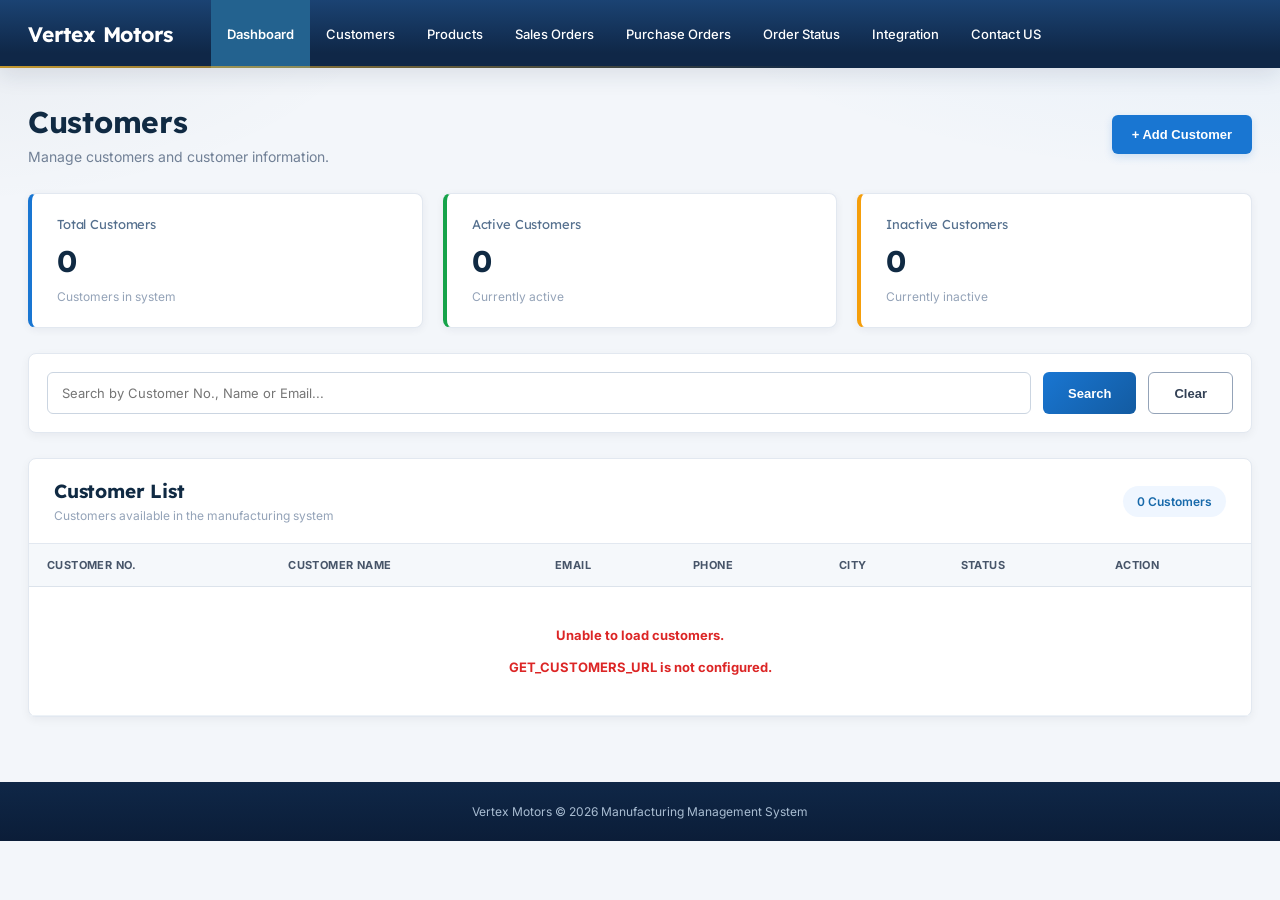
<file: index.html>
<!DOCTYPE html>
<html lang="en">
<head>
<meta charset="UTF-8">
<meta name="viewport" content="width=device-width, initial-scale=1.0">
<title>Vertex Motors - Customers</title>

<style>
* {
    box-sizing: border-box;
    margin: 0;
    padding: 0;
}

body {
    font-family: "Segoe UI", Arial, sans-serif;
    background: #f3f6fa;
    color: #1e293b;
    min-height: 100vh;
}

header {
    height: 68px;
    background: #0f2747;
    color: #fff;
    display: flex;
    align-items: center;
    padding: 0 28px;
    box-shadow: 0 2px 8px rgba(15, 39, 71, 0.20);
}

.logo {
    font-size: 21px;
    font-weight: 700;
    white-space: nowrap;
    margin-right: 38px;
}

nav {
    height: 68px;
    display: flex;
    align-items: center;
    overflow-x: auto;
    flex: 1;
}

nav a {
    height: 68px;
    display: flex;
    align-items: center;
    padding: 0 16px;
    color: #fff;
    text-decoration: none;
    font-size: 13px;
    font-weight: 500;
    white-space: nowrap;
    transition: .2s ease;
}

nav a:hover {
    background: #163f6b;
}

nav a.active {
    background: #23628f;
    font-weight: 600;
}

main {
    max-width: 1400px;
    margin: 0 auto;
    padding: 35px 28px;
}

.page-header {
    display: flex;
    justify-content: space-between;
    align-items: center;
    margin-bottom: 28px;
}

.page-header h1 {
    color: #102a43;
    font-size: 30px;
    font-weight: 700;
    margin-bottom: 7px;
}

.page-header p {
    color: #718096;
    font-size: 14px;
}

.action-btn {
    background: #1976d2;
    color: #fff;
    border: none;
    border-radius: 6px;
    padding: 12px 20px;
    font-size: 13px;
    font-weight: 600;
    cursor: pointer;
    box-shadow: 0 3px 8px rgba(25, 118, 210, .18);
}

.action-btn:hover {
    background: #1565c0;
}

.cards {
    display: grid;
    grid-template-columns: repeat(3, 1fr);
    gap: 20px;
    margin-bottom: 25px;
}

.card {
    background: #fff;
    border: 1px solid #e2e8f0;
    border-radius: 8px;
    padding: 22px 25px;
    min-height: 125px;
    box-shadow: 0 3px 10px rgba(15, 23, 42, .05);
}

.card:nth-child(1) { border-left: 4px solid #1976d2; }
.card:nth-child(2) { border-left: 4px solid #16a34a; }
.card:nth-child(3) { border-left: 4px solid #f59e0b; }

.card h3 {
    color: #55708e;
    font-size: 13px;
    font-weight: 400;
    margin-bottom: 10px;
}

.card h2 {
    color: #102a43;
    font-size: 30px;
    font-weight: 700;
    margin-bottom: 5px;
}

.card span {
    color: #94a3b8;
    font-size: 12px;
}

.search-panel,
.list-panel {
    background: #fff;
    border: 1px solid #e2e8f0;
    border-radius: 8px;
    box-shadow: 0 3px 10px rgba(15, 23, 42, .05);
}

.search-panel {
    padding: 18px;
    margin-bottom: 25px;
}

.search-row {
    display: grid;
    grid-template-columns: 1fr auto auto;
    gap: 12px;
}

.search-input,
.form-input,
.form-select {
    width: 100%;
    height: 42px;
    border: 1px solid #cbd5e1;
    border-radius: 6px;
    padding: 0 14px;
    font-family: inherit;
    font-size: 13px;
    color: #334155;
    background: #fff;
}

.search-input:focus,
.form-input:focus,
.form-select:focus {
    outline: none;
    border-color: #1976d2;
    box-shadow: 0 0 0 2px rgba(25, 118, 210, .10);
}

.search-btn,
.clear-btn {
    height: 42px;
    border-radius: 6px;
    padding: 0 25px;
    font-size: 13px;
    font-weight: 600;
    cursor: pointer;
}

.search-btn {
    border: 1px solid #1976d2;
    background: #1976d2;
    color: #fff;
}

.search-btn:hover {
    background: #1565c0;
}

.clear-btn {
    border: 1px solid #94a3b8;
    background: #fff;
    color: #334155;
}

.clear-btn:hover {
    background: #f8fafc;
}

.list-header {
    padding: 20px 25px;
    border-bottom: 1px solid #e2e8f0;
    display: flex;
    justify-content: space-between;
    align-items: center;
}

.list-header h2 {
    color: #102a43;
    font-size: 19px;
}

.list-header p {
    color: #94a3b8;
    font-size: 12px;
    margin-top: 5px;
}

.count-badge {
    background: #eff6ff;
    color: #1769aa;
    border-radius: 20px;
    padding: 8px 14px;
    font-size: 12px;
    font-weight: 600;
}

.table-wrap {
    overflow-x: auto;
}

table {
    width: 100%;
    border-collapse: collapse;
    min-width: 850px;
}

th {
    text-align: left;
    padding: 14px 18px;
    background: #f5f8fb;
    color: #475569;
    font-size: 11px;
    font-weight: 700;
    text-transform: uppercase;
    letter-spacing: .3px;
    border-bottom: 1px solid #dce3eb;
}

td {
    padding: 15px 18px;
    border-bottom: 1px solid #edf2f7;
    color: #334155;
    font-size: 13px;
}

tbody tr:hover {
    background: #f8fbff;
}

.customer-no {
    color: #1769aa;
    font-weight: 600;
}

.status {
    display: inline-block;
    padding: 5px 10px;
    border-radius: 20px;
    font-size: 10px;
    font-weight: 600;
    background: #dcfce7;
    color: #15803d;
}

.status.inactive {
    background: #f1f5f9;
    color: #64748b;
}

.view-btn {
    border: 1px solid #1976d2;
    background: #fff;
    color: #1769aa;
    border-radius: 5px;
    padding: 7px 15px;
    font-size: 12px;
    font-weight: 600;
    cursor: pointer;
}

.view-btn:hover {
    background: #eff6ff;
}

.empty {
    padding: 40px 20px;
    text-align: center;
    color: #94a3b8;
    font-size: 13px;
}

.message {
    margin-bottom: 15px;
    padding: 11px 14px;
    border-radius: 6px;
    display: none;
    font-size: 13px;
}

.message.success {
    display: block;
    background: #dcfce7;
    color: #166534;
}

.message.error {
    display: block;
    background: #fee2e2;
    color: #b91c1c;
}

footer {
    margin-top: 30px;
    background: #0f2747;
    color: #a9bdd2;
    text-align: center;
    padding: 22px;
    font-size: 12px;
}

.modal {
    display: none;
    position: fixed;
    inset: 0;
    background: rgba(15, 39, 71, .45);
    z-index: 1000;
    align-items: center;
    justify-content: center;
    padding: 20px;
}

.modal.show {
    display: flex;
}

.modal-box {
    width: 100%;
    max-width: 650px;
    background: #fff;
    border-radius: 10px;
    box-shadow: 0 15px 45px rgba(15, 39, 71, .25);
    overflow: hidden;
}

.modal-header {
    padding: 20px 24px;
    border-bottom: 1px solid #e2e8f0;
    display: flex;
    justify-content: space-between;
    align-items: center;
}

.modal-header h2 {
    color: #102a43;
    font-size: 20px;
}

.close-btn {
    border: none;
    background: transparent;
    font-size: 25px;
    color: #64748b;
    cursor: pointer;
}

.form-body {
    padding: 24px;
}

.form-grid {
    display: grid;
    grid-template-columns: 1fr 1fr;
    gap: 16px;
}

.form-group {
    display: flex;
    flex-direction: column;
    gap: 7px;
}

.form-group.full {
    grid-column: 1 / -1;
}

.form-group label {
    color: #475569;
    font-size: 12px;
    font-weight: 600;
}

.form-actions {
    margin-top: 22px;
    display: flex;
    justify-content: flex-end;
    gap: 10px;
}

.cancel-btn,
.save-btn {
    height: 40px;
    border-radius: 6px;
    padding: 0 20px;
    font-size: 13px;
    font-weight: 600;
    cursor: pointer;
}

.cancel-btn {
    border: 1px solid #94a3b8;
    background: #fff;
    color: #334155;
}

.save-btn {
    border: none;
    background: #1976d2;
    color: #fff;
}

.save-btn:hover {
    background: #1565c0;
}

.loading {
    color: #64748b;
}

@media (max-width: 900px) {
    header {
        padding: 0 18px;
    }

    .logo {
        margin-right: 20px;
    }

    nav a {
        padding: 0 10px;
    }

    main {
        padding: 25px 20px;
    }

    .cards {
        grid-template-columns: 1fr;
    }

    .search-row {
        grid-template-columns: 1fr;
    }
}

@media (max-width: 650px) {
    .logo {
        display: none;
    }

    .page-header {
        flex-direction: column;
        align-items: flex-start;
        gap: 15px;
    }

    .form-grid {
        grid-template-columns: 1fr;
    }

    .form-group.full {
        grid-column: auto;
    }
}
</style>
</head>

<body>

<header>
    <div class="logo">Vertex Motors</div>
     <link rel="stylesheet" href="enhance.css">
    <nav>
           <a href="index.html" class="active">Dashboard</a>
        <a href="customers.html">Customers</a>
        <a href="items.html">Products</a>
        <a href="salesorders.html">Sales Orders</a>
        <a href="purchaseorders.html">Purchase Orders</a>
        <a href="orderstatus.html">Order Status</a>
   <a href="integration.html">Integration</a>
          <a href="contact.html">Contact US</a>
        </a>

    </nav>
</header>

<main>

    <section class="page-header">
        <div>
            <h1>Customers</h1>
            <p>Manage customers and customer information.</p>
        </div>

        <button class="action-btn" type="button" onclick="openAddCustomer()">
            + Add Customer
        </button>
    </section>

    <div id="message" class="message"></div>

    <section class="cards">

        <div class="card">
            <h3>Total Customers</h3>
            <h2 id="totalCustomers">0</h2>
            <span>Customers in system</span>
        </div>

        <div class="card">
            <h3>Active Customers</h3>
            <h2 id="activeCustomers">0</h2>
            <span>Currently active</span>
        </div>

        <div class="card">
            <h3>Inactive Customers</h3>
            <h2 id="inactiveCustomers">0</h2>
            <span>Currently inactive</span>
        </div>

    </section>

    <section class="search-panel">
        <div class="search-row">
            <input
                id="searchInput"
                class="search-input"
                type="text"
                placeholder="Search by Customer No., Name or Email..."
                onkeyup="handleSearchKey(event)"
            >

            <button class="search-btn" type="button" onclick="searchCustomers()">
                Search
            </button>

            <button class="clear-btn" type="button" onclick="clearSearch()">
                Clear
            </button>
        </div>
    </section>

    <section class="list-panel">

        <div class="list-header">
            <div>
                <h2>Customer List</h2>
                <p>Customers available in the manufacturing system</p>
            </div>

            <div class="count-badge" id="customerCount">
                0 Customers
            </div>
        </div>

        <div class="table-wrap">
            <table>
                <thead>
                    <tr>
                        <th>Customer No.</th>
                        <th>Customer Name</th>
                        <th>Email</th>
                        <th>Phone</th>
                        <th>City</th>
                        <th>Status</th>
                        <th>Action</th>
                    </tr>
                </thead>

                <tbody id="customerTableBody">
                    <tr>
                        <td colspan="7" class="empty loading">
                            Loading customers...
                        </td>
                    </tr>
                </tbody>
            </table>
        </div>

    </section>

</main>

<footer>
    Vertex Motors © 2026
    <span>Manufacturing Management System</span>
</footer>

<!-- ADD CUSTOMER MODAL -->
<div id="customerModal" class="modal">

    <div class="modal-box">

        <div class="modal-header">
            <h2>Add Customer</h2>
            <button class="close-btn" type="button" onclick="closeAddCustomer()">
                &times;
            </button>
        </div>

        <form id="customerForm" class="form-body" onsubmit="saveCustomer(event)">

            <div class="form-grid">

                <div class="form-group">
                    <label for="customerNo">Customer No. *</label>
                    <input
                        id="customerNo"
                        class="form-input"
                        type="text"
                        required
                        placeholder="e.g. Cust005"
                    >
                </div>

                <div class="form-group">
                    <label for="customerName">Customer Name *</label>
                    <input
                        id="customerName"
                        class="form-input"
                        type="text"
                        required
                        placeholder="Customer name"
                    >
                </div>

                <div class="form-group">
                    <label for="customerEmail">Email *</label>
                    <input
                        id="customerEmail"
                        class="form-input"
                        type="email"
                        required
                        placeholder="customer@example.com"
                    >
                </div>

                <div class="form-group">
                    <label for="customerPhone">Phone</label>
                    <input
                        id="customerPhone"
                        class="form-input"
                        type="text"
                        placeholder="Phone number"
                    >
                </div>

                <div class="form-group full">
                    <label for="customerAddress">Address</label>
                    <input
                        id="customerAddress"
                        class="form-input"
                        type="text"
                        placeholder="Address"
                    >
                </div>

                <div class="form-group">
                    <label for="customerCity">City</label>
                    <input
                        id="customerCity"
                        class="form-input"
                        type="text"
                        placeholder="City"
                    >
                </div>

                <div class="form-group">
                    <label for="customerCountry">Country</label>
                    <input
                        id="customerCountry"
                        class="form-input"
                        type="text"
                        value="India"
                    >
                </div>

                <div class="form-group">
                    <label for="customerStatus">Status</label>
                    <select id="customerStatus" class="form-select">
                        <option value="Active">Active</option>
                        <option value="Inactive">Inactive</option>
                    </select>
                </div>

            </div>

            <div class="form-actions">
                <button class="cancel-btn" type="button" onclick="closeAddCustomer()">
                    Cancel
                </button>

                <button id="saveCustomerBtn" class="save-btn" type="submit">
                    Save Customer
                </button>
            </div>

        </form>

    </div>
</div>

<script>
/*
=========================================================
POWER AUTOMATE URLs
=========================================================

CREATE_CUSTOMER_URL:
Power Automate flow that inserts one customer into SQL Server.

GET_CUSTOMERS_URL:
Power Automate flow that reads dbo.Customers from SQL Server
and returns the rows in the Response action.

IMPORTANT:
Replace ONLY the two placeholder strings below with your
actual Power Automate HTTP trigger URLs.
=========================================================
*/

const CREATE_CUSTOMER_URL =
    "PASTE_CREATE_CUSTOMER_FLOW_URL_HERE";

const GET_CUSTOMERS_URL =
    "PASTE_GET_CUSTOMERS_FLOW_URL_HERE";


let customers = [];
let filteredCustomers = [];


/*
=========================================================
PAGE LOAD
=========================================================
*/

document.addEventListener("DOMContentLoaded", function () {
    loadCustomers();
});


/*
=========================================================
LOAD CUSTOMERS FROM SQL THROUGH POWER AUTOMATE
=========================================================
*/

async function loadCustomers() {

    const tableBody =
        document.getElementById("customerTableBody");

    try {

        tableBody.innerHTML = `
            <tr>
                <td colspan="7" class="empty loading">
                    Loading customers...
                </td>
            </tr>
        `;

        if (
            !GET_CUSTOMERS_URL ||
            GET_CUSTOMERS_URL === "PASTE_GET_CUSTOMERS_FLOW_URL_HERE"
        ) {
            throw new Error(
                "GET_CUSTOMERS_URL is not configured."
            );
        }

        const response = await fetch(
            GET_CUSTOMERS_URL,
            {
                method: "POST",
                headers: {
                    "Content-Type": "application/json"
                },
                body: JSON.stringify({
                    action: "getCustomers"
                })
            }
        );

        if (!response.ok) {
            throw new Error(
                "Get Customers Flow failed. HTTP " +
                response.status
            );
        }

        const text = await response.text();

        let data = [];

        if (text.trim()) {
            try {
                data = JSON.parse(text);
            } catch (parseError) {
                throw new Error(
                    "Power Automate returned invalid JSON."
                );
            }
        }

        /*
        Support these possible Power Automate response formats:

        1. Direct array:
           [ {...}, {...} ]

        2. OData-style:
           { "value": [ {...}, {...} ] }

        3. Custom:
           { "customers": [ {...}, {...} ] }
        */

        if (Array.isArray(data)) {
            customers = data;
        } else if (Array.isArray(data.value)) {
            customers = data.value;
        } else if (Array.isArray(data.customers)) {
            customers = data.customers;
        } else {
            customers = [];
        }

        filteredCustomers = [...customers];

        updateCustomerCounts(customers);
        displayCustomers(filteredCustomers);

        hideMessage();

        console.log("Customers received from SQL:", customers);

    } catch (error) {

        console.error("Customer load error:", error);

        customers = [];
        filteredCustomers = [];

        updateCustomerCounts([]);

        tableBody.innerHTML = `
            <tr>
                <td colspan="7" class="empty" style="color:#dc2626;">
                    Unable to load customers.<br><br>
                    ${escapeHtml(error.message)}
                </td>
            </tr>
        `;

    }
}


/*
=========================================================
DISPLAY CUSTOMER LIST
=========================================================
*/

function displayCustomers(data) {

    const tableBody =
        document.getElementById("customerTableBody");

    tableBody.innerHTML = "";

    if (!Array.isArray(data) || data.length === 0) {

        tableBody.innerHTML = `
            <tr>
                <td colspan="7" class="empty">
                    No customers found.
                </td>
            </tr>
        `;

        updateCustomerCount(0);
        return;
    }

    data.forEach(function (customer) {

        const row =
            document.createElement("tr");

        const customerNo =
            getValue(
                customer,
                ["CustomerNo", "customerNo", "Customer_No", "customer_no"]
            );

        const customerName =
            getValue(
                customer,
                ["CustomerName", "customerName", "Name", "name"]
            );

        const email =
            getValue(
                customer,
                ["Email", "email"]
            );

        const phone =
            getValue(
                customer,
                ["Phone", "phone"]
            );

        const city =
            getValue(
                customer,
                ["City", "city"]
            );

        const status =
            getValue(
                customer,
                ["Status", "status"]
            ) || "Active";

        const statusClass =
            String(status).trim().toLowerCase() === "inactive"
                ? "inactive"
                : "";

        row.innerHTML = `
            <td class="customer-no">
                ${escapeHtml(customerNo || "-")}
            </td>

            <td>
                ${escapeHtml(customerName || "-")}
            </td>

            <td>
                ${escapeHtml(email || "-")}
            </td>

            <td>
                ${escapeHtml(phone || "-")}
            </td>

            <td>
                ${escapeHtml(city || "-")}
            </td>

            <td>
                <span class="status ${statusClass}">
                    ${escapeHtml(status)}
                </span>
            </td>

            <td>
                <button
                    class="view-btn"
                    type="button"
                    onclick="viewCustomer('${escapeJs(customerNo)}')">
                    View
                </button>
            </td>
        `;

        tableBody.appendChild(row);
    });

    updateCustomerCount(data.length);
}


/*
=========================================================
UPDATE COUNTS
=========================================================
*/

function updateCustomerCounts(data) {

    const total =
        data.length;

    const active =
        data.filter(function (customer) {

            const status =
                getValue(
                    customer,
                    ["Status", "status"]
                ) || "Active";

            return String(status)
                .trim()
                .toLowerCase() === "active";

        }).length;

    const inactive =
        data.filter(function (customer) {

            const status =
                getValue(
                    customer,
                    ["Status", "status"]
                ) || "Active";

            return String(status)
                .trim()
                .toLowerCase() === "inactive";

        }).length;


    document.getElementById(
        "totalCustomers"
    ).textContent = total;


    document.getElementById(
        "activeCustomers"
    ).textContent = active;


    document.getElementById(
        "inactiveCustomers"
    ).textContent = inactive;


    updateCustomerCount(total);
}


function updateCustomerCount(count) {

    document.getElementById(
        "customerCount"
    ).textContent =
        count +
        (count === 1
            ? " Customer"
            : " Customers");
}


/*
=========================================================
SEARCH
=========================================================
*/

function searchCustomers() {

    const search =
        document.getElementById(
            "searchInput"
        ).value
        .trim()
        .toLowerCase();

    if (!search) {
        filteredCustomers = [...customers];
    } else {

        filteredCustomers =
            customers.filter(function (customer) {

                const customerNo =
                    String(
                        getValue(
                            customer,
                            ["CustomerNo", "customerNo"]
                        ) || ""
                    ).toLowerCase();

                const customerName =
                    String(
                        getValue(
                            customer,
                            ["CustomerName", "customerName", "Name"]
                        ) || ""
                    ).toLowerCase();

                const email =
                    String(
                        getValue(
                            customer,
                            ["Email", "email"]
                        ) || ""
                    ).toLowerCase();

                return (
                    customerNo.includes(search) ||
                    customerName.includes(search) ||
                    email.includes(search)
                );
            });
    }

    displayCustomers(filteredCustomers);
}


function clearSearch() {

    document.getElementById(
        "searchInput"
    ).value = "";

    filteredCustomers =
        [...customers];

    displayCustomers(filteredCustomers);
}


function handleSearchKey(event) {

    if (event.key === "Enter") {
        searchCustomers();
    }
}


/*
=========================================================
CREATE CUSTOMER
=========================================================
*/

async function saveCustomer(event) {

    event.preventDefault();

    const button =
        document.getElementById("saveCustomerBtn");

    try {

        if (
            !CREATE_CUSTOMER_URL ||
            CREATE_CUSTOMER_URL === "https://e98edb130074e5d08d1e59167e58e9.dd.environment.api.powerplatform.com:443/powerautomate/automations/direct/cu/24/workflows/9fbcfc43da1d480982aff5294f432543/triggers/manual/paths/invoke?api-version=1&sp=%2Ftriggers%2Fmanual%2Frun&sv=1.0&sig=wxiBIKw_L3E3mO9TOjE1Ot0AJDwEN9J-MwoZbjvmOT4"
        ) {
            throw new Error(
                "CREATE_CUSTOMER_URL is not configured."
            );
        }

        const customerData = {

            CustomerNo:
                document.getElementById(
                    "customerNo"
                ).value.trim(),

            CustomerName:
                document.getElementById(
                    "customerName"
                ).value.trim(),

            Email:
                document.getElementById(
                    "customerEmail"
                ).value.trim(),

            Phone:
                document.getElementById(
                    "customerPhone"
                ).value.trim(),

            Address:
                document.getElementById(
                    "customerAddress"
                ).value.trim(),

            City:
                document.getElementById(
                    "customerCity"
                ).value.trim(),

            Country:
                document.getElementById(
                    "customerCountry"
                ).value.trim(),

            Status:
                document.getElementById(
                    "customerStatus"
                ).value

            /*
            Do NOT send ModifiedDateTime.

            Your Power Automate Insert Row action should generate it
            using utcNow() / formatDateTime().

            Example in Power Automate:
            formatDateTime(utcNow(),'yyyy-MM-ddTHH:mm:ss')
            */
        };


        button.disabled = true;
        button.textContent = "Saving...";


        const response =
            await fetch(
                CREATE_CUSTOMER_URL,
                {
                    method: "POST",

                    headers: {
                        "Content-Type": "application/json"
                    },

                    body:
                        JSON.stringify(customerData)
                }
            );


        if (!response.ok) {

            const errorText =
                await response.text();

            throw new Error(
                "Customer creation failed. HTTP " +
                response.status +
                (errorText
                    ? " - " + errorText
                    : "")
            );
        }


        /*
        Customer was inserted into SQL.
        Now read SQL again so the count and list are based
        on the actual database.
        */

        closeAddCustomer();

        document.getElementById(
            "customerForm"
        ).reset();

        document.getElementById(
            "customerCountry"
        ).value = "India";

        showMessage(
            "Customer created successfully. Refreshing customer list...",
            "success"
        );


        await loadCustomers();


        /*
        Small second refresh in case SQL/Power Automate
        needs a moment before the GET flow can see the row.
        */

        setTimeout(
            loadCustomers,
            1000
        );


    } catch (error) {

        console.error(
            "Create customer error:",
            error
        );

        showMessage(
            error.message,
            "error"
        );

    } finally {

        button.disabled = false;
        button.textContent = "Save Customer";
    }
}


/*
=========================================================
MODAL
=========================================================
*/

function openAddCustomer() {

    document.getElementById(
        "customerModal"
    ).classList.add("show");
}


function closeAddCustomer() {

    document.getElementById(
        "customerModal"
    ).classList.remove("show");
}


document.getElementById(
    "customerModal"
).addEventListener(
    "click",
    function(event) {

        if (
            event.target === this
        ) {
            closeAddCustomer();
        }
    }
);


/*
=========================================================
VIEW CUSTOMER
=========================================================
*/

function viewCustomer(customerNo) {

    const customer =
        customers.find(function (item) {

            const no =
                getValue(
                    item,
                    ["CustomerNo", "customerNo"]
                );

            return String(no) ===
                String(customerNo);
        });


    if (!customer) {
        alert("Customer details not found.");
        return;
    }


    const name =
        getValue(
            customer,
            ["CustomerName", "customerName", "Name"]
        ) || "-";

    const email =
        getValue(
            customer,
            ["Email", "email"]
        ) || "-";

    const phone =
        getValue(
            customer,
            ["Phone", "phone"]
        ) || "-";

    alert(
        "Customer No.: " +
        customerNo +
        "\nCustomer Name: " +
        name +
        "\nEmail: " +
        email +
        "\nPhone: " +
        phone
    );
}


/*
=========================================================
HELPER FUNCTIONS
=========================================================
*/

function getValue(object, possibleNames) {

    for (
        const name of possibleNames
    ) {

        if (
            object &&
            object[name] !== undefined &&
            object[name] !== null
        ) {
            return object[name];
        }
    }

    return "";
}


function escapeHtml(value) {

    return String(value)
        .replace(/&/g, "&amp;")
        .replace(/</g, "&lt;")
        .replace(/>/g, "&gt;")
        .replace(/"/g, "&quot;")
        .replace(/'/g, "&#039;");
}


function escapeJs(value) {

    return String(value)
        .replace(/\\/g, "\\\\")
        .replace(/'/g, "\\'");
}


function showMessage(text, type) {

    const message =
        document.getElementById(
            "message"
        );

    message.className =
        "message " + type;

    message.textContent = text;
}


function hideMessage() {

    const message =
        document.getElementById(
            "message"
        );

    message.className =
        "message";
}


/*
=========================================================
AUTO REFRESH

When user returns to the page, read SQL again.
=========================================================
*/

window.addEventListener(
    "focus",
    function () {
        loadCustomers();
    }
);

document.addEventListener(
    "visibilitychange",
    function () {

        if (
            document.visibilityState ===
            "visible"
        ) {
            loadCustomers();
        }
    }
);
</script>

</body>
</html>
</file>
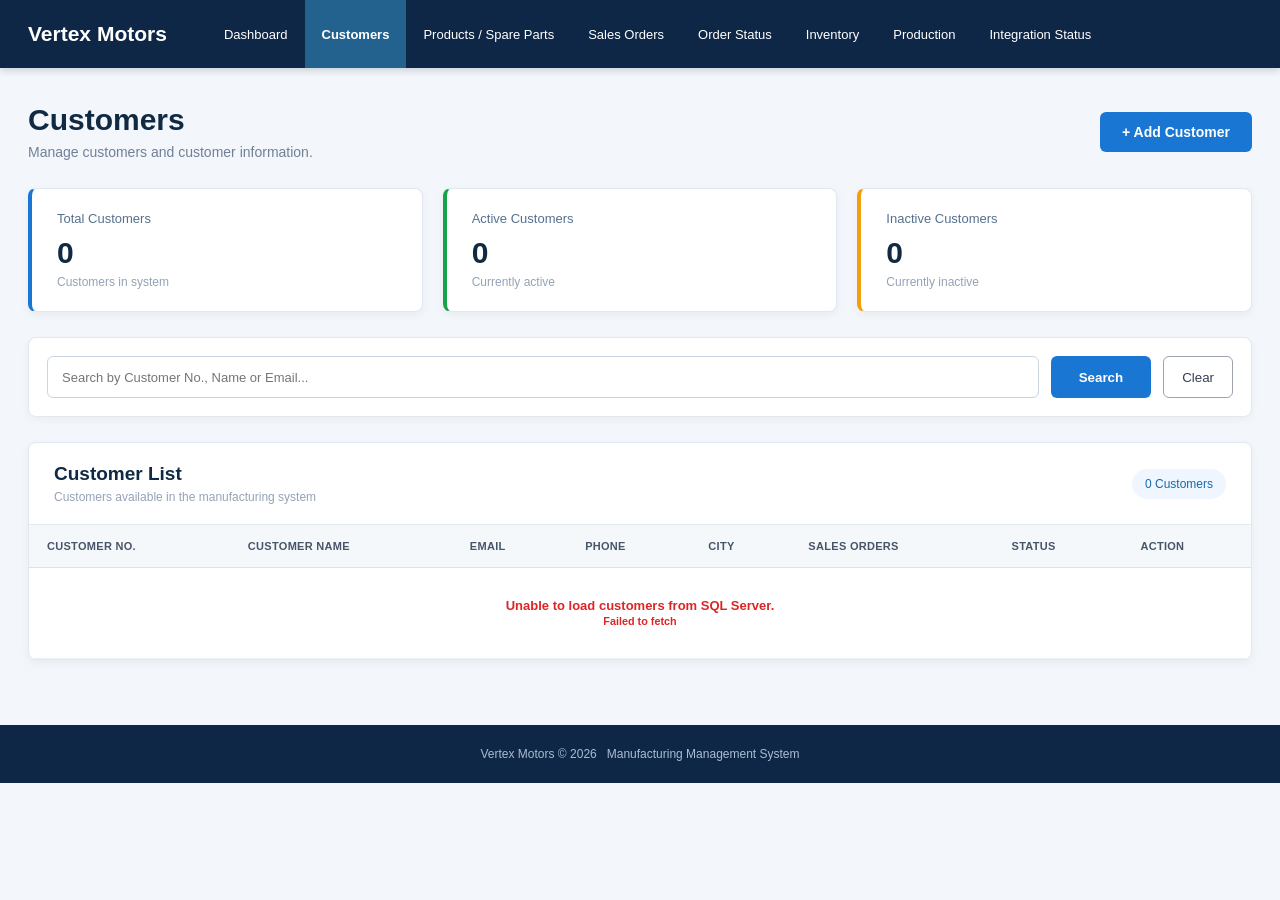
<file: cust.html>
<!DOCTYPE html>
<html lang="en">
<head>
<meta charset="UTF-8">
<meta name="viewport" content="width=device-width, initial-scale=1.0">
<title>Customers - Vertex Motors</title>

<style>
*{box-sizing:border-box;margin:0;padding:0}
body{font-family:"Segoe UI",Arial,sans-serif;background:#f3f6fa;color:#1e293b;min-height:100vh}
.navbar{height:68px;background:#0f2747;display:flex;align-items:center;padding:0 28px;box-shadow:0 2px 8px rgba(15,39,71,.2);overflow-x:auto}
.brand{color:#fff;font-size:21px;font-weight:700;white-space:nowrap;margin-right:40px}
.navbar a{position:relative;text-decoration:none;color:#fff;font-size:13px;font-weight:500;padding:0 17px;height:68px;display:flex;align-items:center;white-space:nowrap}
.navbar a:hover{background:#163f6b}.navbar a.active{background:#23628f;font-weight:600}
.container{max-width:1400px;margin:0 auto;padding:35px 28px}
.header{display:flex;justify-content:space-between;align-items:center;margin-bottom:28px}
.header h1{font-size:30px;color:#102a43;margin-bottom:7px}.header p{color:#718096;font-size:14px}
.add-btn{background:#1976d2;color:#fff;border:0;padding:12px 22px;border-radius:6px;font-size:14px;font-weight:600;cursor:pointer}
.add-btn:hover{background:#1565c0}
.cards{display:grid;grid-template-columns:repeat(3,1fr);gap:20px;margin-bottom:25px}
.card{background:#fff;border:1px solid #e2e8f0;border-radius:8px;padding:22px 25px;min-height:115px;box-shadow:0 3px 10px rgba(15,23,42,.05)}
.card:nth-child(1){border-left:4px solid #1976d2}.card:nth-child(2){border-left:4px solid #16a34a}.card:nth-child(3){border-left:4px solid #f59e0b}
.card h3{color:#55708e;font-size:13px;font-weight:400;margin-bottom:10px}.number{color:#102a43;font-size:30px;font-weight:700;margin-bottom:5px}.card p{color:#94a3b8;font-size:12px}
.search-box{background:#fff;border:1px solid #e2e8f0;padding:18px;border-radius:8px;display:flex;align-items:center;gap:12px;margin-bottom:25px;box-shadow:0 3px 10px rgba(15,23,42,.04)}
.search-box input{flex:1;height:42px;padding:0 14px;border:1px solid #cbd5e1;border-radius:6px;font-size:13px;outline:0}.search-box input:focus{border-color:#1976d2}
.search-btn{height:42px;background:#1976d2;color:#fff;border:0;padding:0 28px;border-radius:6px;font-weight:600;cursor:pointer}
.clear-btn{height:42px;background:#fff;color:#334155;border:1px solid #9ca3af;padding:0 18px;border-radius:6px;cursor:pointer}
.table-container{background:#fff;border:1px solid #e2e8f0;border-radius:8px;overflow:hidden;box-shadow:0 3px 10px rgba(15,23,42,.05)}
.table-header{padding:20px 25px;border-bottom:1px solid #e2e8f0;display:flex;justify-content:space-between;align-items:center}
.table-header h2{font-size:19px;color:#102a43;margin-bottom:5px}.table-header p{color:#94a3b8;font-size:12px}
.count{background:#eff6ff;color:#1769aa;padding:8px 13px;border-radius:18px;font-size:12px;white-space:nowrap}
table{width:100%;border-collapse:collapse}thead{background:#f5f8fb}
th{text-align:left;padding:15px 18px;color:#475569;font-size:11px;font-weight:700;text-transform:uppercase;letter-spacing:.3px;border-bottom:1px solid #dce3eb;white-space:nowrap}
td{padding:16px 18px;border-bottom:1px solid #edf2f7;font-size:13px;color:#334155;vertical-align:middle}
tbody tr:hover{background:#f8fbff}td:first-child{color:#1769aa;font-weight:600}
.status{display:inline-block;padding:6px 12px;border-radius:20px;font-size:11px;font-weight:600;background:#dcfce7;color:#15803d}.status.inactive{background:#f1f5f9;color:#64748b}
.view-btn,.orders-btn{background:#eff6ff;color:#1769aa;border:1px solid #bfdbfe;padding:7px 12px;border-radius:5px;cursor:pointer;font-size:12px;font-weight:600}
.orders-btn{min-width:42px;border-radius:18px}.orders-btn:hover,.view-btn:hover{background:#dbeafe}
.no-data{text-align:center;padding:55px 20px;color:#64748b;font-size:13px}
.modal{display:none;position:fixed;inset:0;z-index:1000;background:rgba(15,39,71,.55);justify-content:center;align-items:center;padding:20px}
.modal-content{background:#fff;width:100%;max-width:800px;max-height:90vh;overflow-y:auto;border-radius:10px;box-shadow:0 15px 45px rgba(15,39,71,.25)}
.modal-header{background:#0f2747;color:#fff;padding:20px 25px;display:flex;justify-content:space-between;align-items:center;border-radius:10px 10px 0 0}
.modal-header h2{font-size:20px}.modal-header p{font-size:12px;color:#cbd5e1;margin-top:4px}.close-btn{background:transparent;color:#fff;border:0;font-size:28px;cursor:pointer}
.modal-body{padding:25px}.details-grid{display:grid;grid-template-columns:repeat(2,1fr);gap:18px;margin-bottom:25px}
.detail-box{border:1px solid #e2e8f0;border-radius:7px;padding:14px}.detail-box span{display:block;color:#718096;font-size:11px;margin-bottom:5px;text-transform:uppercase}.detail-box strong{color:#102a43;font-size:14px}
.section-title{font-size:16px;color:#102a43;margin:10px 0 12px}
.order-count-large{font-size:24px;color:#1976d2;font-weight:700;margin-bottom:12px}
.orders-table{border:1px solid #e2e8f0;border-radius:7px;overflow:hidden}.orders-table table{min-width:0}.orders-table th,.orders-table td{padding:11px 12px}
.modal-footer{display:flex;justify-content:flex-end;padding:18px 25px;border-top:1px solid #e2e8f0}
.cancel-btn{background:#fff;color:#475569;border:1px solid #cbd5e1;padding:10px 20px;border-radius:6px;cursor:pointer}
.form-body{padding:25px}.form-group{margin-bottom:17px}.form-group label{display:block;margin-bottom:7px;font-size:13px;font-weight:600}.form-group input,.form-group select{width:100%;padding:11px 13px;border:1px solid #cbd5e1;border-radius:6px;font-size:13px;outline:0}
.form-buttons{display:flex;justify-content:flex-end;gap:12px;margin-top:25px;padding-top:20px;border-top:1px solid #e2e8f0}.save-btn{background:#1976d2;color:#fff;border:0;padding:11px 22px;border-radius:6px;cursor:pointer;font-weight:600}
footer{margin-top:30px;background:#0f2747;color:#a9bdd2;text-align:center;padding:22px;font-size:12px}
@media(max-width:1100px){.navbar{padding:0 18px}.brand{margin-right:20px}.navbar a{padding:0 10px}.container{padding:25px 20px}.cards{grid-template-columns:1fr}.table-container{overflow-x:auto}table{min-width:1050px}}
@media(max-width:700px){.header{flex-direction:column;align-items:flex-start;gap:15px}.header .add-btn{width:100%}.search-box{flex-direction:column;align-items:stretch}.search-btn,.clear-btn{width:100%}.details-grid{grid-template-columns:1fr}.modal-content{max-height:95vh}}
</style>
</head>

<body>
<div class="navbar">
    <div class="brand">Vertex Motors</div>
    <a href="dashboard.html">Dashboard</a>
    <a href="customers.html" class="active">Customers</a>
    <a href="items.html">Products / Spare Parts</a>
    <a href="salesorders.html">Sales Orders</a>
    <a href="order-status.html">Order Status</a>
    <a href="inventory.html">Inventory</a>
    <a href="production.html">Production</a>
    <a href="integration-status.html">Integration Status</a>
</div>

<div class="container">
    <div class="header">
        <div>
            <h1>Customers</h1>
            <p>Manage customers and customer information.</p>
        </div>
        <button class="add-btn" onclick="openAddCustomer()">+ Add Customer</button>
    </div>

    <div class="cards">
        <div class="card"><h3>Total Customers</h3><div class="number" id="totalCustomers">0</div><p>Customers in system</p></div>
        <div class="card"><h3>Active Customers</h3><div class="number" id="activeCustomers">0</div><p>Currently active</p></div>
        <div class="card"><h3>Inactive Customers</h3><div class="number" id="inactiveCustomers">0</div><p>Currently inactive</p></div>
    </div>

    <div class="search-box">
        <input type="text" id="searchInput" placeholder="Search by Customer No., Name or Email...">
        <button class="search-btn" onclick="searchCustomers()">Search</button>
        <button class="clear-btn" onclick="clearSearch()">Clear</button>
    </div>

    <div class="table-container">
        <div class="table-header">
            <div>
                <h2>Customer List</h2>
                <p>Customers available in the manufacturing system</p>
            </div>
            <div class="count" id="customerCount">0 Customers</div>
        </div>

        <table>
            <thead>
                <tr>
                    <th>CUSTOMER NO.</th>
                    <th>CUSTOMER NAME</th>
                    <th>EMAIL</th>
                    <th>PHONE</th>
                    <th>CITY</th>
                    <th>SALES ORDERS</th>
                    <th>STATUS</th>
                    <th>ACTION</th>
                </tr>
            </thead>
            <tbody id="customerTableBody"></tbody>
        </table>
        <div class="no-data" id="noData">No customers found.</div>
    </div>
</div>

<!-- ADD CUSTOMER -->
<div class="modal" id="customerModal">
    <div class="modal-content">
        <div class="modal-header">
            <div><h2>Add Customer</h2><p>Enter customer information</p></div>
            <button class="close-btn" onclick="closeAddCustomer()">×</button>
        </div>
        <form id="customerForm" onsubmit="saveCustomer(event)">
            <div class="form-body">
                <div class="form-group"><label>Customer No.</label><input type="text" id="customerNo" required></div>
                <div class="form-group"><label>Customer Name</label><input type="text" id="customerName" required></div>
                <div class="form-group"><label>Email</label><input type="email" id="customerEmail" required></div>
                <div class="form-group"><label>Phone</label><input type="text" id="customerPhone" required></div>
                <div class="form-group"><label>City</label><input type="text" id="customerCity" required></div>
                <div class="form-group"><label>Status</label>
                    <select id="customerStatus"><option value="Active">Active</option><option value="Inactive">Inactive</option></select>
                </div>
                <div class="form-buttons">
                    <button type="button" class="cancel-btn" onclick="closeAddCustomer()">Cancel</button>
                    <button type="submit" class="save-btn">Save Customer</button>
                </div>
            </div>
        </form>
    </div>
</div>

<!-- CUSTOMER CARD -->
<div class="modal" id="customerCardModal">
    <div class="modal-content">
        <div class="modal-header">
            <div><h2>Customer Card</h2><p>Customer details and related sales orders</p></div>
            <button class="close-btn" onclick="closeCustomerCard()">×</button>
        </div>
        <div class="modal-body">
            <div class="details-grid">
                <div class="detail-box"><span>Customer No.</span><strong id="cardCustomerNo">-</strong></div>
                <div class="detail-box"><span>Customer Name</span><strong id="cardCustomerName">-</strong></div>
                <div class="detail-box"><span>Email</span><strong id="cardEmail">-</strong></div>
                <div class="detail-box"><span>Phone</span><strong id="cardPhone">-</strong></div>
                <div class="detail-box"><span>City</span><strong id="cardCity">-</strong></div>
                <div class="detail-box"><span>Status</span><strong id="cardStatus">-</strong></div>
            </div>

            <h3 class="section-title">Sales Orders</h3>
            <div class="order-count-large"><span id="cardOrderCount">0</span> Order(s)</div>

            <div class="orders-table">
                <table>
                    <thead>
                        <tr><th>ORDER NO.</th><th>ORDER DATE</th><th>STATUS</th><th>SYNC STATUS</th></tr>
                    </thead>
                    <tbody id="customerOrdersBody"></tbody>
                </table>
            </div>
            <div id="noCustomerOrders" class="no-data" style="display:none;padding:30px">
                No sales orders found for this customer.
            </div>
        </div>
        <div class="modal-footer">
            <button class="cancel-btn" onclick="closeCustomerCard()">Close</button>
        </div>
    </div>
</div>

<footer>Vertex Motors © 2026 &nbsp; Manufacturing Management System</footer>

<script>
/*
    WEBSITE <-> POWER AUTOMATE <-> SQL SERVER

    Customer creation:
    Website -> Power Automate -> SQL Server

    Customer list:
    Website -> Power Automate -> SQL Server -> Website

    Sales order count:
    This page reads the same localStorage key used by salesorders.html:
    vertexSalesOrders

    Therefore the count is calculated using:
    SalesOrder.CustomerNo === Customer.CustomerNo
*/

const CREATE_CUSTOMER_URL =
"https://e98edb130074e5d08d1e59167e58e9.dd.environment.api.powerplatform.com:443/powerautomate/automations/direct/cu/24/workflows/9fbcfc43da1d480982aff5294f432543/triggers/manual/paths/invoke?api-version=1&sp=%2Ftriggers%2Fmanual%2Frun&sv=1.0&sig=wxiBIKw_L3E3mO9TOjE1Ot0AJDwEN9J-MwoZbjvmOT4";

const GET_CUSTOMERS_URL =
"https://e98edb130074e5d08d1e59167e58e9.dd.environment.api.powerplatform.com:443/powerautomate/automations/direct/cu/24/workflows/9fbcfc43da1d480982aff5294f432543/triggers/manual/paths/invoke?api-version=1&sp=%2Ftriggers%2Fmanual%2Frun&sv=1.0&sig=wxiBIKw_L3E3mO9TOjE1Ot0AJDwEN9J-MwoZbjvmOT4";

const SALES_ORDER_STORAGE_KEY = "vertexSalesOrders";
let customers = [];

function getSalesOrders() {
    try {
        const orders = JSON.parse(localStorage.getItem(SALES_ORDER_STORAGE_KEY) || "[]");
        return Array.isArray(orders) ? orders : [];
    } catch (error) {
        console.error("Unable to read sales orders:", error);
        return [];
    }
}

function getCustomerOrders(customerNo) {
    return getSalesOrders().filter(order =>
        String(order.CustomerNo || "").trim().toLowerCase() ===
        String(customerNo || "").trim().toLowerCase()
    );
}

function getSalesOrderCount(customerNo) {
    return getCustomerOrders(customerNo).length;
}

document.addEventListener("DOMContentLoaded", function() {
    loadCustomers();

    document.getElementById("searchInput").addEventListener("keydown", function(event) {
        if (event.key === "Enter") searchCustomers();
    });

    // Refresh counts when the user comes back to the Customer page.
    window.addEventListener("focus", refreshSalesOrderCounts);
});

async function loadCustomers() {
    const tableBody = document.getElementById("customerTableBody");
    const noData = document.getElementById("noData");

    tableBody.innerHTML = `
        <tr><td colspan="8" style="text-align:center;padding:30px;color:#718096">
            Loading customers...
        </td></tr>`;

    try {
        const response = await fetch(GET_CUSTOMERS_URL, {
            method: "POST",
            headers: {"Content-Type":"application/json"},
            body: JSON.stringify({action:"getCustomers"})
        });

        if (!response.ok) {
            const text = await response.text();
            throw new Error("Power Automate returned HTTP " + response.status + (text ? " - " + text : ""));
        }

        const result = await response.json();
        customers = extractCustomerRows(result).map(normalizeCustomer);
        displayCustomers(customers);
    } catch (error) {
        console.error("Error loading customers:", error);
        customers = [];
        tableBody.innerHTML = `
            <tr><td colspan="8" style="text-align:center;padding:30px;color:#dc2626">
                Unable to load customers from SQL Server.<br>
                <small>${escapeHtml(error.message)}</small>
            </td></tr>`;
        noData.style.display = "none";
        updateSummaryCards([]);
        updateCustomerCount(0);
    }
}

function extractCustomerRows(result) {
    if (Array.isArray(result)) return result;
    if (!result || typeof result !== "object") return [];
    if (Array.isArray(result.customers)) return result.customers;
    if (Array.isArray(result.value)) return result.value;
    if (Array.isArray(result.body)) return result.body;

    if (result.body && typeof result.body === "object") {
        if (Array.isArray(result.body.value)) return result.body.value;
        if (Array.isArray(result.body.customers)) return result.body.customers;
    }

    if (typeof result.body === "string") {
        try { return extractCustomerRows(JSON.parse(result.body)); }
        catch(e) { return []; }
    }

    return [];
}

function normalizeCustomer(row) {
    return {
        customerId: row.CustomerId ?? row.customerId ?? row.CustomerID ?? "",
        customerNo: String(row.CustomerNo ?? row.customerNo ?? ""),
        customerName: String(row.CustomerName ?? row.customerName ?? ""),
        email: String(row.Email ?? row.email ?? ""),
        phone: String(row.phone ?? row.Phone ?? ""),
        address: String(row.Address ?? row.address ?? ""),
        city: String(row.City ?? row.city ?? ""),
        country: String(row.Country ?? row.country ?? ""),
        modifiedDateTime: row.ModifiedDateTime ?? row.modifiedDateTime ?? "",
        status: String(row.Status ?? row.status ?? "Active"),
        syncStatus: String(row.SyncStatus ?? row.syncStatus ?? ""),
        lastSync: row.LastSync ?? row.lastSync ?? ""
    };
}

function displayCustomers(data) {
    const tableBody = document.getElementById("customerTableBody");
    const noData = document.getElementById("noData");

    tableBody.innerHTML = "";
    updateCustomerCount(data.length);
    updateSummaryCards(data);

    if (!data || data.length === 0) {
        noData.style.display = "block";
        noData.innerText = "No customers found.";
        return;
    }

    noData.style.display = "none";

    data.forEach(customer => {
        const row = document.createElement("tr");
        const orderCount = getSalesOrderCount(customer.customerNo);
        const statusClass = String(customer.status).toLowerCase() === "inactive"
            ? "status inactive" : "status";

        row.innerHTML = `
            <td>${escapeHtml(customer.customerNo)}</td>
            <td>${escapeHtml(customer.customerName)}</td>
            <td>${escapeHtml(customer.email)}</td>
            <td>${escapeHtml(customer.phone)}</td>
            <td>${escapeHtml(customer.city)}</td>
            <td>
                <button type="button" class="orders-btn"
                    title="View sales orders"
                    onclick="viewCustomerOrders('${escapeJs(customer.customerNo)}')">
                    ${orderCount}
                </button>
            </td>
            <td><span class="${statusClass}">${escapeHtml(customer.status)}</span></td>
            <td>
                <button type="button" class="view-btn"
                    onclick="viewCustomer('${escapeJs(customer.customerNo)}')">
                    View
                </button>
            </td>`;
        tableBody.appendChild(row);
    });
}

function refreshSalesOrderCounts() {
    const searchText = document.getElementById("searchInput").value.trim();
    if (searchText) searchCustomers();
    else displayCustomers(customers);
}

function updateSummaryCards(data) {
    const total = Array.isArray(data) ? data.length : 0;
    const active = Array.isArray(data)
        ? data.filter(c => String(c.status).toLowerCase() === "active").length : 0;
    const inactive = Array.isArray(data)
        ? data.filter(c => String(c.status).toLowerCase() === "inactive").length : 0;

    document.getElementById("totalCustomers").innerText = total;
    document.getElementById("activeCustomers").innerText = active;
    document.getElementById("inactiveCustomers").innerText = inactive;
}

function updateCustomerCount(count) {
    document.getElementById("customerCount").innerText =
        count + (count === 1 ? " Customer" : " Customers");
}

function searchCustomers() {
    const searchText = document.getElementById("searchInput").value.toLowerCase().trim();

    if (!searchText) {
        displayCustomers(customers);
        return;
    }

    const filtered = customers.filter(customer =>
        String(customer.customerNo).toLowerCase().includes(searchText) ||
        String(customer.customerName).toLowerCase().includes(searchText) ||
        String(customer.email).toLowerCase().includes(searchText) ||
        String(customer.phone).toLowerCase().includes(searchText) ||
        String(customer.city).toLowerCase().includes(searchText)
    );

    displayCustomers(filtered);
}

function clearSearch() {
    document.getElementById("searchInput").value = "";
    displayCustomers(customers);
}

function openAddCustomer() {
    document.getElementById("customerModal").style.display = "flex";
    document.getElementById("customerNo").focus();
}

function closeAddCustomer() {
    document.getElementById("customerModal").style.display = "none";
    document.getElementById("customerForm").reset();
}

async function saveCustomer(event) {
    event.preventDefault();

    const customerNo = document.getElementById("customerNo").value.trim();
    const customerName = document.getElementById("customerName").value.trim();
    const email = document.getElementById("customerEmail").value.trim();
    const phone = document.getElementById("customerPhone").value.trim();
    const city = document.getElementById("customerCity").value.trim();
    const status = document.getElementById("customerStatus").value;

    if (!customerNo || !customerName || !email || !phone || !city) {
        alert("Please fill all required fields.");
        return;
    }

    if (customers.some(c => c.customerNo.toLowerCase() === customerNo.toLowerCase())) {
        alert("Customer No. already exists.");
        return;
    }

    const saveButton = document.querySelector(".save-btn");
    saveButton.disabled = true;
    saveButton.innerText = "Saving...";

    const payload = {
        CustomerNo: customerNo,
        CustomerName: customerName,
        Email: email,
        Phone: phone,
        Address: "",
        City: city,
        Country: "India",
        Status: status
    };

    try {
        const response = await fetch(CREATE_CUSTOMER_URL, {
            method: "POST",
            headers: {"Content-Type":"application/json"},
            body: JSON.stringify(payload)
        });

        if (!response.ok) {
            const text = await response.text();
            throw new Error("Power Automate returned HTTP " + response.status + (text ? "\n" + text : ""));
        }

        alert("Customer created successfully in SQL Server.");
        closeAddCustomer();
        await loadCustomers();
    } catch (error) {
        console.error("Customer creation error:", error);
        alert("Customer could not be created.\n\n" + error.message);
    } finally {
        saveButton.disabled = false;
        saveButton.innerText = "Save Customer";
    }
}

function viewCustomer(customerNo) {
    const customer = customers.find(c =>
        String(c.customerNo).toLowerCase() === String(customerNo).toLowerCase()
    );

    if (!customer) {
        alert("Customer not found.");
        return;
    }

    document.getElementById("cardCustomerNo").innerText = customer.customerNo || "-";
    document.getElementById("cardCustomerName").innerText = customer.customerName || "-";
    document.getElementById("cardEmail").innerText = customer.email || "-";
    document.getElementById("cardPhone").innerText = customer.phone || "-";
    document.getElementById("cardCity").innerText = customer.city || "-";
    document.getElementById("cardStatus").innerText = customer.status || "-";

    renderCustomerOrders(customer.customerNo);
    document.getElementById("customerCardModal").style.display = "flex";
}

function viewCustomerOrders(customerNo) {
    const customer = customers.find(c =>
        String(c.customerNo).toLowerCase() === String(customerNo).toLowerCase()
    );

    if (customer) viewCustomer(customer.customerNo);
}

function renderCustomerOrders(customerNo) {
    const orders = getCustomerOrders(customerNo);
    const body = document.getElementById("customerOrdersBody");
    const noOrders = document.getElementById("noCustomerOrders");

    document.getElementById("cardOrderCount").innerText = orders.length;
    body.innerHTML = "";

    if (orders.length === 0) {
        noOrders.style.display = "block";
        return;
    }

    noOrders.style.display = "none";

    orders.forEach(order => {
        const row = document.createElement("tr");
        row.innerHTML = `
            <td><strong>${escapeHtml(order.SalesOrderNo || "-")}</strong></td>
            <td>${escapeHtml(formatDate(order.OrderDate))}</td>
            <td>${escapeHtml(order.Status || "-")}</td>
            <td>${escapeHtml(order.SyncStatus || "Pending")}</td>`;
        body.appendChild(row);
    });
}

function closeCustomerCard() {
    document.getElementById("customerCardModal").style.display = "none";
}

function formatDate(dateString) {
    if (!dateString) return "-";
    const parts = String(dateString).split("-");
    if (parts.length === 3) return parts[2] + "/" + parts[1] + "/" + parts[0];
    return dateString;
}

function escapeHtml(value) {
    return String(value ?? "")
        .replace(/&/g,"&amp;").replace(/</g,"&lt;")
        .replace(/>/g,"&gt;").replace(/"/g,"&quot;")
        .replace(/'/g,"&#039;");
}

function escapeJs(value) {
    return String(value ?? "")
        .replace(/\\/g,"\\\\").replace(/'/g,"\\'")
        .replace(/"/g,'\\"').replace(/\r/g,"\\r").replace(/\n/g,"\\n");
}

window.addEventListener("click", function(event) {
    const customerModal = document.getElementById("customerModal");
    const cardModal = document.getElementById("customerCardModal");

    if (event.target === customerModal) closeAddCustomer();
    if (event.target === cardModal) closeCustomerCard();
});
</script>
</body>
</html>
</file>
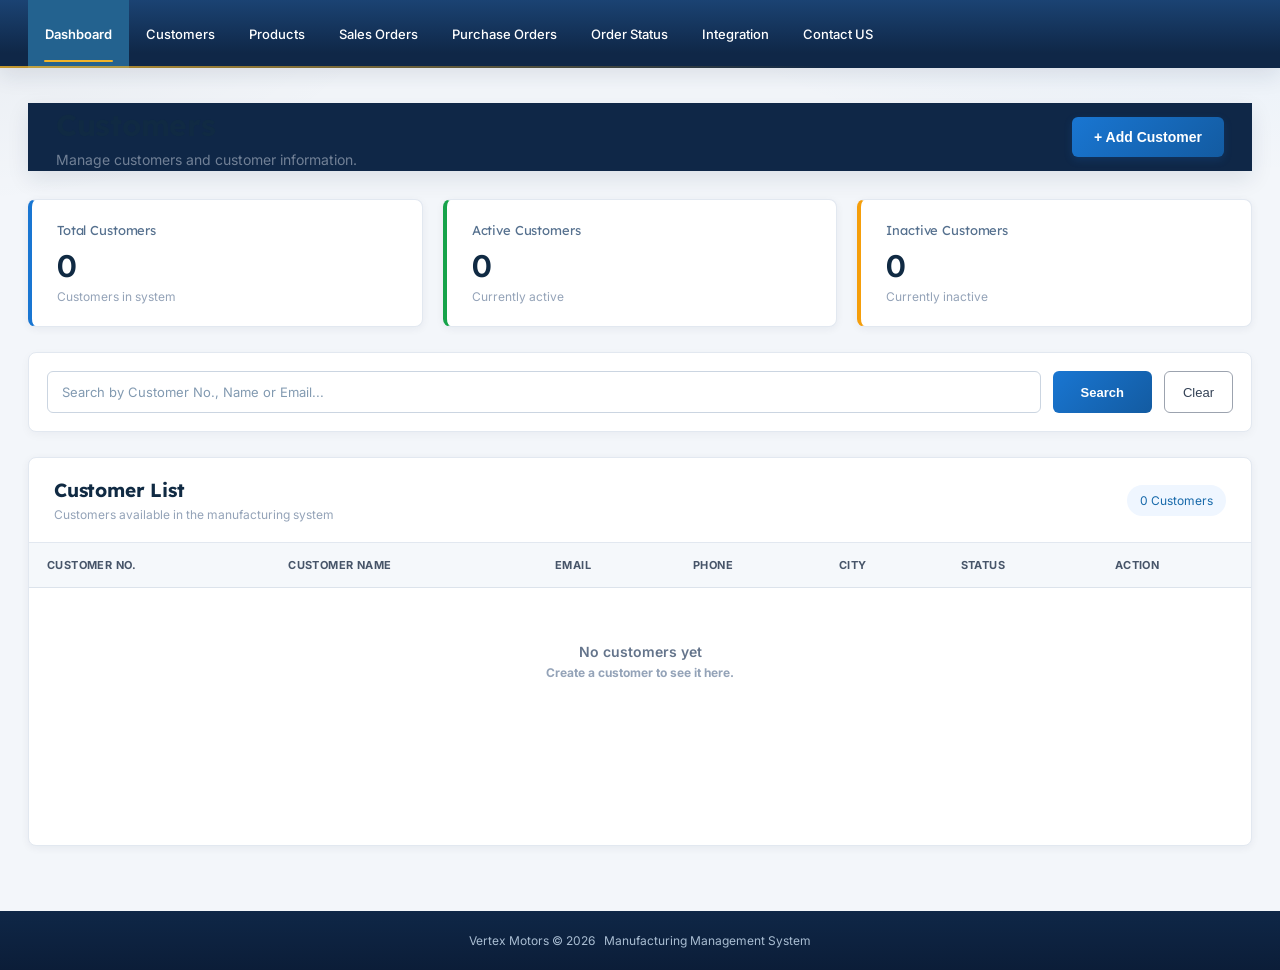
<file: customers.html>
<!DOCTYPE html>
<html lang="en">
<head>
<meta charset="UTF-8">
<meta name="viewport" content="width=device-width, initial-scale=1.0">

<title>Customers</title>
 <link rel="stylesheet" href="enhance.css">
 <link rel="stylesheet" href="customers.css">
<style>
/* =========================================================
   VERTEX MOTORS - CUSTOMERS
   SALES ORDERS / PRODUCTS THEME
========================================================= */

* {
    box-sizing: border-box;
    margin: 0;
    padding: 0;
}

body {
    font-family: "Segoe UI", Arial, sans-serif;
    background: #f3f6fa;
    color: #1e293b;
    min-height: 100vh;
}

/* =========================================================
   TOP NAVIGATION - SAME AS SALES ORDERS
========================================================= */

.navbar {
    height: 68px;
    background: #0f2747;
    border-bottom: none;
    display: flex;
    align-items: center;
    padding: 0 28px;
    gap: 0;
    box-shadow: 0 2px 8px rgba(15, 39, 71, 0.20);
    overflow-x: auto;
}

.brand {
    color: #ffffff;
    font-size: 21px;
    font-weight: 700;
    white-space: nowrap;
    margin-right: 40px;
}

.navbar a {
    position: relative;
    text-decoration: none;
    color: #ffffff;
    font-size: 13px;
    font-weight: 500;
    padding: 0 17px;
    height: 68px;
    display: flex;
    align-items: center;
    white-space: nowrap;
    transition: 0.2s ease;
}

.navbar a:hover {
    background: #163f6b;
    color: #ffffff;
}

.navbar a.active {
    background: #23628f;
    color: #ffffff;
    font-weight: 600;
}

/* =========================================================
   MAIN
========================================================= */

.container {
    max-width: 1400px;
    margin: 0 auto;
    padding: 35px 28px;
}

/* =========================================================
   PAGE HEADER
========================================================= */

.header {
    display: flex;
    justify-content: space-between;
    align-items: center;
    margin-bottom: 28px;
}

.header h1 {
    font-size: 30px;
    font-weight: 700;
    color: #102a43;
    margin-bottom: 7px;
}

.header p {
    margin-top: 0;
    color: #718096;
    font-size: 14px;
}

/* =========================================================
   PRIMARY BUTTON
========================================================= */

.add-btn {
    background: #1976d2;
    color: #ffffff;
    border: none;
    padding: 12px 22px;
    border-radius: 6px;
    font-size: 14px;
    font-weight: 600;
    cursor: pointer;
    box-shadow: 0 3px 8px rgba(25, 118, 210, 0.18);
    transition: 0.2s ease;
}

.add-btn:hover {
    background: #1565c0;
    transform: translateY(-1px);
}

/* =========================================================
   SUMMARY CARDS
========================================================= */

.cards {
    display: grid;
    grid-template-columns: repeat(3, 1fr);
    gap: 20px;
    margin-bottom: 25px;
}

.card {
    background: #ffffff;
    border: 1px solid #e2e8f0;
    border-radius: 8px;
    padding: 22px 25px;
    min-height: 115px;
    box-shadow: 0 3px 10px rgba(15, 23, 42, 0.05);
    position: relative;
    overflow: hidden;
}

.card:nth-child(1) {
    border-left: 4px solid #1976d2;
}

.card:nth-child(2) {
    border-left: 4px solid #16a34a;
}

.card:nth-child(3) {
    border-left: 4px solid #f59e0b;
}

.card h3 {
    color: #55708e;
    font-size: 13px;
    font-weight: 400;
    margin-bottom: 10px;
}

.number {
    color: #102a43;
    font-size: 30px;
    font-weight: 700;
    margin-bottom: 5px;
}

.card p {
    margin-top: 0;
    color: #94a3b8;
    font-size: 12px;
}

/* =========================================================
   SEARCH
========================================================= */

.search-box {
    background: #ffffff;
    border: 1px solid #e2e8f0;
    padding: 18px;
    border-radius: 8px;
    display: flex;
    align-items: center;
    gap: 12px;
    margin-bottom: 25px;
    box-shadow: 0 3px 10px rgba(15, 23, 42, 0.04);
}

.search-box input {
    flex: 1;
    height: 42px;
    padding: 0 14px;
    border: 1px solid #cbd5e1;
    border-radius: 6px;
    font-size: 13px;
    font-family: inherit;
    color: #334155;
    outline: none;
}

.search-box input::placeholder {
    color: #829ab1;
}

.search-box input:focus {
    border-color: #1976d2;
    box-shadow: 0 0 0 2px rgba(25, 118, 210, 0.10);
}

.search-btn {
    height: 42px;
    background: #1976d2;
    color: #ffffff;
    border: none;
    padding: 0 28px;
    border-radius: 6px;
    font-size: 13px;
    font-weight: 600;
    cursor: pointer;
}

.search-btn:hover {
    background: #1565c0;
}

.clear-btn {
    height: 42px;
    background: #ffffff;
    color: #334155;
    border: 1px solid #9ca3af;
    padding: 0 18px;
    border-radius: 6px;
    font-size: 13px;
    cursor: pointer;
}

.clear-btn:hover {
    background: #f8fafc;
}

/* =========================================================
   TABLE
========================================================= */

.table-container {
    background: #ffffff;
    border: 1px solid #e2e8f0;
    border-radius: 8px;
    overflow: hidden;
    box-shadow: 0 3px 10px rgba(15, 23, 42, 0.05);
}

.table-header {
    padding: 20px 25px;
    border-bottom: 1px solid #e2e8f0;
    display: flex;
    justify-content: space-between;
    align-items: center;
}

.table-header h2 {
    font-size: 19px;
    color: #102a43;
    margin-bottom: 5px;
}

.table-header p {
    margin-top: 0;
    color: #94a3b8;
    font-size: 12px;
}

.count {
    background: #eff6ff;
    color: #1769aa;
    padding: 8px 13px;
    border-radius: 18px;
    height: fit-content;
    font-size: 12px;
    white-space: nowrap;
}

table {
    width: 100%;
    border-collapse: collapse;
}

thead {
    background: #f5f8fb;
}

th {
    text-align: left;
    padding: 15px 18px;
    background: #f5f8fb;
    color: #475569;
    font-size: 11px;
    font-weight: 700;
    text-transform: uppercase;
    letter-spacing: 0.3px;
    border-bottom: 1px solid #dce3eb;
    white-space: nowrap;
}

td {
    padding: 16px 18px;
    border-bottom: 1px solid #edf2f7;
    font-size: 13px;
    color: #334155;
    vertical-align: middle;
}

tbody tr:hover {
    background: #f8fbff;
}

tbody tr:last-child td {
    border-bottom: none;
}

td:first-child {
    color: #1769aa;
    font-weight: 600;
}

/* =========================================================
   STATUS
========================================================= */

.status {
    display: inline-block;
    padding: 6px 12px;
    border-radius: 20px;
    font-size: 11px;
    font-weight: 600;
    background: #dcfce7;
    color: #15803d;
}

.status.inactive {
    background: #f1f5f9;
    color: #64748b;
}

/* =========================================================
   VIEW BUTTON
========================================================= */

.view-btn {
    background: #eff6ff;
    color: #1769aa;
    border: 1px solid #bfdbfe;
    padding: 7px 14px;
    border-radius: 5px;
    cursor: pointer;
    font-size: 12px;
    font-weight: 600;
}

.view-btn:hover {
    background: #dbeafe;
}

/* =========================================================
   NO DATA
========================================================= */

.no-data {
    text-align: center;
    padding: 55px 20px;
    color: #64748b;
    font-size: 13px;
}

/* =========================================================
   MODAL
========================================================= */

.modal {
    display: none;
    position: fixed;
    inset: 0;
    z-index: 1000;
    background: rgba(15, 39, 71, 0.55);
    justify-content: center;
    align-items: center;
    padding: 20px;
}

.modal-content {
    background: #ffffff;
    width: 100%;
    max-width: 700px;
    max-height: 90vh;
    overflow-y: auto;
    border-radius: 10px;
    box-shadow: 0 15px 45px rgba(15, 39, 71, 0.25);
    padding: 0;
}

.modal-content > h2 {
    background: #0f2747;
    color: #ffffff;
    font-size: 20px;
    padding: 22px 25px;
    margin: 0;
    border-radius: 10px 10px 0 0;
}

/* =========================================================
   FORM
========================================================= */

#customerForm {
    padding: 25px;
}

.form-group {
    margin-bottom: 17px;
}

.form-group label {
    display: block;
    margin-bottom: 7px;
    font-size: 13px;
    color: #334155;
    font-weight: 600;
}

.form-group input,
.form-group select {
    width: 100%;
    padding: 11px 13px;
    border: 1px solid #cbd5e1;
    border-radius: 6px;
    font-family: inherit;
    font-size: 13px;
    color: #243b53;
    background: #ffffff;
    outline: none;
}

.form-group input:focus,
.form-group select:focus {
    border-color: #1976d2;
    box-shadow: 0 0 0 2px rgba(25, 118, 210, 0.10);
}

.form-buttons {
    display: flex;
    justify-content: flex-end;
    gap: 12px;
    margin-top: 25px;
    padding-top: 20px;
    border-top: 1px solid #e2e8f0;
}

.save-btn {
    background: #1976d2;
    color: #ffffff;
    border: none;
    padding: 11px 22px;
    border-radius: 6px;
    cursor: pointer;
    font-weight: 600;
}

.save-btn:hover {
    background: #1565c0;
}

.cancel-btn {
    background: #ffffff;
    color: #475569;
    border: 1px solid #cbd5e1;
    padding: 11px 20px;
    border-radius: 6px;
    cursor: pointer;
}

.cancel-btn:hover {
    background: #f8fafc;
}

/* =========================================================
   FOOTER
========================================================= */

footer {
    margin-top: 30px;
    background: #0f2747;
    color: #a9bdd2;
    text-align: center;
    padding: 22px;
    font-size: 12px;
}

/* =========================================================
   RESPONSIVE
========================================================= */

@media (max-width: 1100px) {
    .navbar {
        padding: 0 18px;
    }

    .brand {
        margin-right: 20px;
    }

    .navbar a {
        padding: 0 10px;
        font-size: 12px;
    }

    .container {
        padding: 25px 20px;
    }

    .cards {
        grid-template-columns: 1fr;
    }

    .table-container {
        overflow-x: auto;
    }

    table {
        min-width: 900px;
    }
}

@media (max-width: 700px) {
    .navbar {
        height: auto;
        min-height: 68px;
        padding: 0 12px;
    }

    .brand {
        display: none;
    }

    .navbar a {
        height: 68px;
        padding: 0 10px;
    }

    .header {
        flex-direction: column;
        align-items: flex-start;
        gap: 15px;
    }

    .header .add-btn {
        width: 100%;
    }

    .search-box {
        flex-direction: column;
        align-items: stretch;
    }

    .search-btn,
    .clear-btn {
        width: 100%;
    }

    .table-header {
        flex-direction: column;
        align-items: flex-start;
        gap: 12px;
    }
}
</style>
 

</head>


<body>


<!-- NAVIGATION -->

<div class="navbar">

    <a href="index.html" class="active">Dashboard</a>
        <a href="customers.html">Customers</a>
        <a href="items.html">Products</a>
        <a href="salesorders.html">Sales Orders</a>
        <a href="purchaseorders.html">Purchase Orders</a>
        <a href="orderstatus.html">Order Status</a>
   <a href="integration.html">Integration</a>
          <a href="contact.html">Contact US</a>
        </a>


</div>



<!-- MAIN -->

<div class="container">


    <!-- HEADER -->

    <div class="header">

        <div>

            <h1>Customers</h1>

            <p>
                Manage customers and customer information.
            </p>

        </div>


        <button
            class="add-btn"
            onclick="openAddCustomer()">

            + Add Customer

        </button>

    </div>



    <!-- CARDS -->

    <div class="cards">

        <div class="card">

            <h3>
                Total Customers
            </h3>

            <div
                class="number"
                id="totalCustomers">

                

            </div>

            <p>
                Customers in system
            </p>

        </div>


        <div class="card">

            <h3>
                Active Customers
            </h3>

            <div
                class="number"
                id="activeCustomers">
                

            </div>

            <p>
                Currently active
            </p>

        </div>


        <div class="card">

            <h3>
                Inactive Customers
            </h3>

            <div
                class="number"
                id="inactiveCustomers">

                

            </div>

            <p>
                Currently inactive
            </p>

        </div>

    </div>



    <!-- SEARCH -->

    <div class="search-box">

        <input
            type="text"
            id="searchInput"
            placeholder="Search by Customer No., Name or Email..."
        >

        <button
            class="search-btn"
            onclick="searchCustomers()">

            Search

        </button>

        <button
            class="clear-btn"
            onclick="clearSearch()">

            Clear

        </button>

    </div>



    <!-- CUSTOMER LIST -->

    <div class="table-container">


        <div class="table-header">

            <div>

                <h2>
                    Customer List
                </h2>

                <p>
                    Customers available in the manufacturing system
                </p>

            </div>


            <div
                class="count"
                id="customerCount">

                0 Customers

            </div>

        </div>



        <table>

            <thead>

                <tr>

                    <th>
                        CUSTOMER NO.
                    </th>

                    <th>
                        
                        CUSTOMER NAME
                    </th>

                    <th>
                        EMAIL
                    </th>

                    <th>
                        PHONE
                    </th>

                    <th>
                        CITY
                    </th>

                    <th>
                        STATUS
                    </th>

                    <th>
                        ACTION
                    </th>

                </tr>

            </thead>


            <tbody
                id="customerTableBody">

            </tbody>

        </table>


        <div
            class="no-data"
            id="noData">

           

        </div>


    </div>


</div>



<!-- ADD CUSTOMER MODAL -->

<div
    class="modal"
    id="customerModal">


    <div class="modal-content">


        <h2>
            Add Customer
        </h2>


        <form
            id="customerForm"
            onsubmit="saveCustomer(event)">


            <div class="form-group">

                <label>
                    Customer No.
                </label>

                <input
                    type="text"
                    id="customerNo"
                  
                    required>

            </div>


            <div class="form-group">

                <label>
                    Customer Name
                </label>

                <input
                    type="text"
                    id="customerName"
            
                    required>

            </div>


            <div class="form-group">

                <label>
                    Email
                </label>

                <input
                    type="email"
                    id="customerEmail"
                  
                    required>

            </div>


            <div class="form-group">

                <label>
                    Phone
                </label>

                <input
                    type="text"
                    id="customerPhone"
                   
                    required>

            </div>


            <div class="form-group">

                <label>
                    City
                </label>

                <input
                    type="text"
                    id="customerCity"
                  
                    required>

            </div>


            <div class="form-group">

                <label>
                    Status
                </label>

                <select id="customerStatus">

                    <option value="Active">
                        Active
                    </option>

                    <option value="Inactive">
                        Inactive
                    </option>

                </select>

            </div>


            <div class="form-buttons">

                <button
                    type="button"
                    class="cancel-btn"
                    onclick="closeAddCustomer()">

                    Cancel

                </button>


                <button
                    type="submit"
                    class="save-btn">

                    Save Customer

                </button>

            </div>


        </form>


    </div>

</div>



<!-- FOOTER -->

<footer>

    Vertex Motors © 2026
    &nbsp;
    Manufacturing Management System

</footer>




<script>
/* =========================================================
   VERTEX MOTORS - CUSTOMERS
   SAME APPROACH AS SALES ORDERS

   CREATE CUSTOMER FLOW:
   Website -> Power Automate -> SQL Server

   WEBSITE LIST:
   Website -> localStorage -> Customer List

   IMPORTANT:
   No separate Get Customers Power Automate flow is required.
   ========================================================= */


/* ========================= POWER AUTOMATE ========================= */

const POWER_AUTOMATE_URL =
    "https://e98edb130074e5d08d1e59167e58e9.dd.environment.api.powerplatform.com:443/powerautomate/automations/direct/cu/24/workflows/9fbcfc43da1d480982aff5294f432543/triggers/manual/paths/invoke?api-version=1&sp=%2Ftriggers%2Fmanual%2Frun&sv=1.0&sig=wxiBIKw_L3E3mO9TOjE1Ot0AJDwEN9J-MwoZbjvmOT4";


/* ========================= LOCAL STORAGE ========================= */

const STORAGE_KEY =
    "vertexCustomers";


function getCustomers() {

    return JSON.parse(
        localStorage.getItem(STORAGE_KEY) || "[]"
    );

}


function saveCustomers(customers) {

    localStorage.setItem(
        STORAGE_KEY,
        JSON.stringify(customers)
    );

}


/* ========================= PAGE LOAD ========================= */

document.addEventListener(
    "DOMContentLoaded",
    function () {

        renderCustomers();

        const searchInput =
            document.getElementById("searchInput");

        if (searchInput) {

            searchInput.addEventListener(
                "keydown",
                function (event) {

                    if (event.key === "Enter") {
                        renderCustomers();
                    }

                }
            );

        }

    }
);


/* ========================= OPEN CREATE MODAL ========================= */

function openAddCustomer() {

    const modal =
        document.getElementById("customerModal");

    const form =
        document.getElementById("customerForm");

    if (form) {
        form.reset();
    }

    if (modal) {
        modal.style.display = "flex";
    }

}


/* ========================= CLOSE CREATE MODAL ========================= */

function closeAddCustomer() {

    const modal =
        document.getElementById("customerModal");

    if (modal) {
        modal.style.display = "none";
    }

}


/* ========================= CREATE CUSTOMER ========================= */

async function saveCustomer(event) {

    event.preventDefault();


    const button =
        document.querySelector(".save-btn");


    /* ========================= GET FORM VALUES ========================= */

    const customerNo =
        document.getElementById("customerNo")
            .value
            .trim();


    const customerName =
        document.getElementById("customerName")
            .value
            .trim();


    const email =
        document.getElementById("customerEmail")
            .value
            .trim();


    const phone =
        document.getElementById("customerPhone")
            .value
            .trim();


    const city =
        document.getElementById("customerCity")
            .value
            .trim();


    const status =
        document.getElementById("customerStatus")
            .value;


    /* ========================= VALIDATION ========================= */

    if (
        !customerNo ||
        !customerName ||
        !email ||
        !phone ||
        !city
    ) {

        alert(
            "Please fill all required fields."
        );

        return;

    }


    /* ========================= GET EXISTING CUSTOMERS ========================= */

    const customers =
        getCustomers();


    /* ========================= DUPLICATE CHECK ========================= */

    const duplicate =
        customers.some(
            customer =>

                String(
                    customer.CustomerNo
                )
                .toLowerCase() ===

                customerNo
                    .toLowerCase()
        );


    if (duplicate) {

        alert(
            "This Customer No. already exists."
        );

        return;

    }


    /* ========================= DATA SENT TO POWER AUTOMATE ========================= */

    const payload = {

        CustomerNo:
            customerNo,

        CustomerName:
            customerName,

        Email:
            email,

        Phone:
            phone,

        Address:
            "",

        City:
            city,

        Country:
            "India",

        Status:
            status

    };


    button.disabled = true;

    button.textContent =
        "Creating...";


    try {


        /* ========================= CALL POWER AUTOMATE ========================= */

        const response =
            await fetch(
                POWER_AUTOMATE_URL,
                {

                    method:
                        "POST",

                    headers: {

                        "Content-Type":
                            "application/json"

                    },

                    body:
                        JSON.stringify(
                            payload
                        )

                }
            );


        /* ========================= CHECK RESPONSE ========================= */

        if (!response.ok) {

            let errorText = "";

            try {

                errorText =
                    await response.text();

            }
            catch (e) {}


            throw new Error(
                "Power Automate returned HTTP " +
                response.status +
                (
                    errorText
                        ? "\n" + errorText
                        : ""
                )
            );

        }


        /* ========================= SAVE TO WEBSITE ========================= */

        const newCustomer = {

            CustomerNo:
                customerNo,

            CustomerName:
                customerName,

            Email:
                email,

            Phone:
                phone,

            Address:
                "",

            City:
                city,

            Country:
                "India",

            Status:
                status,

            SyncStatus:
                "Pending",

            LastSync:
                ""

        };


        customers.unshift(
            newCustomer
        );


        saveCustomers(
            customers
        );


        /* ========================= REFRESH CUSTOMER PAGE ========================= */

        renderCustomers();


        /* ========================= CLOSE FORM ========================= */

        closeAddCustomer();


        alert(
            "Customer created successfully."
        );


    }
    catch (error) {

        console.error(
            "Customer Error:",
            error
        );


        alert(
            "Customer could not be created.\n\n" +
            error.message
        );

    }
    finally {

        button.disabled = false;

        button.textContent =
            "Save Customer";

    }

}


/* ========================= RENDER CUSTOMERS ========================= */

function renderCustomers() {

    const tbody =
        document.getElementById(
            "customerTableBody"
        );


    const searchInput =
        document.getElementById(
            "searchInput"
        );


    const customers =
        getCustomers();


    const search =
        searchInput
            ? searchInput.value
                .trim()
                .toLowerCase()
            : "";


    /* ========================= FILTER ========================= */

    const filteredCustomers =
        customers.filter(
            customer => {

                if (!search) {
                    return true;
                }


                return (

                    String(
                        customer.CustomerNo
                    )
                    .toLowerCase()
                    .includes(search)

                    ||

                    String(
                        customer.CustomerName
                    )
                    .toLowerCase()
                    .includes(search)

                    ||

                    String(
                        customer.Email
                    )
                    .toLowerCase()
                    .includes(search)

                    ||

                    String(
                        customer.Phone
                    )
                    .toLowerCase()
                    .includes(search)

                    ||

                    String(
                        customer.City
                    )
                    .toLowerCase()
                    .includes(search)

                );

            }
        );


    /* ========================= UPDATE SUMMARY ========================= */

    updateSummary(
        customers
    );


    /* ========================= UPDATE TABLE COUNT ========================= */

    updateCustomerCount(
        filteredCustomers.length
    );


    /* ========================= CLEAR TABLE ========================= */

    tbody.innerHTML = "";


    /* ========================= EMPTY STATE ========================= */

    if (
        filteredCustomers.length === 0
    ) {

        tbody.innerHTML = `

            <tr>

                <td
                    colspan="7"
                    style="
                        text-align:center;
                        padding:55px 20px;
                        color:#64748b;
                    "
                >

                    <div
                        style="
                            font-size:14px;
                            font-weight:600;
                            margin-bottom:5px;
                        "
                    >
                        No customers yet
                    </div>

                    <div
                        style="
                            font-size:12px;
                            color:#94a3b8;
                        "
                    >
                        Create a customer to see it here.
                    </div>

                </td>

            </tr>

        `;

        return;

    }


    /* ========================= SHOW CUSTOMERS ========================= */

    filteredCustomers.forEach(
        customer => {

            const row =
                document.createElement(
                    "tr"
                );


            const statusClass =
                String(
                    customer.Status
                )
                .toLowerCase() ===
                "inactive"

                    ? "status inactive"

                    : "status";


            row.innerHTML = `

                <td>

                    <strong>
                        ${escapeHtml(
                            customer.CustomerNo
                        )}
                    </strong>

                </td>


                <td>

                    ${escapeHtml(
                        customer.CustomerName
                    )}

                </td>


                <td>

                    ${escapeHtml(
                        customer.Email
                    )}

                </td>


                <td>

                    ${escapeHtml(
                        customer.Phone
                    )}

                </td>


                <td>

                    ${escapeHtml(
                        customer.City
                    )}

                </td>


                <td>

                    <span
                        class="${statusClass}"
                    >

                        ${escapeHtml(
                            customer.Status
                        )}

                    </span>

                </td>


                <td>

                    <button
                        type="button"
                        class="view-btn"
                        onclick='viewCustomer(${JSON.stringify(customer)})'
                    >
                        View
                    </button>

                </td>

            `;


            tbody.appendChild(
                row
            );

        }
    );

}


/* ========================= SUMMARY CARDS ========================= */

function updateSummary(
    customers
) {

    const total =
        customers.length;


    const active =
        customers.filter(
            customer =>

                String(
                    customer.Status
                )
                .toLowerCase() ===
                "active"

        ).length;


    const inactive =
        customers.filter(
            customer =>

                String(
                    customer.Status
                )
                .toLowerCase() ===
                "inactive"

        ).length;


    document.getElementById(
        "totalCustomers"
    ).textContent =
        total;


    document.getElementById(
        "activeCustomers"
    ).textContent =
        active;


    document.getElementById(
        "inactiveCustomers"
    ).textContent =
        inactive;

}


/* ========================= CUSTOMER COUNT ========================= */

function updateCustomerCount(
    count
) {

    const element =
        document.getElementById(
            "customerCount"
        );


    if (!element) {
        return;
    }


    element.textContent =
        count +
        (
            count === 1
                ? " Customer"
                : " Customers"
        );

}


/* ========================= CLEAR SEARCH ========================= */

function clearSearch() {

    const input =
        document.getElementById(
            "searchInput"
        );


    if (input) {
        input.value = "";
    }


    renderCustomers();

}


/* ========================= VIEW CUSTOMER ========================= */

function viewCustomer(
    customer
) {

    alert(

        "Customer Details\n\n" +

        "Customer No: " +
        (
            customer.CustomerNo ||
            "-"
        ) +

        "\nCustomer Name: " +
        (
            customer.CustomerName ||
            "-"
        ) +

        "\nEmail: " +
        (
            customer.Email ||
            "-"
        ) +

        "\nPhone: " +
        (
            customer.Phone ||
            "-"
        ) +

        "\nAddress: " +
        (
            customer.Address ||
            "-"
        ) +

        "\nCity: " +
        (
            customer.City ||
            "-"
        ) +

        "\nCountry: " +
        (
            customer.Country ||
            "-"
        ) +

        "\nStatus: " +
        (
            customer.Status ||
            "-"
        ) +

        "\nSync Status: " +
        (
            customer.SyncStatus ||
            "Pending"
        )

    );

}


/* ========================= HTML ESCAPE ========================= */

function escapeHtml(
    value
) {

    return String(
        value ?? ""
    )

    .replace(
        /&/g,
        "&amp;"
    )

    .replace(
        /</g,
        "&lt;"
    )

    .replace(
        />/g,
        "&gt;"
    )

    .replace(
        /"/g,
        "&quot;"
    )

    .replace(
        /'/g,
        "&#039;"
    );

}


/* ========================= CLOSE MODAL OUTSIDE CLICK ========================= */

window.addEventListener(
    "click",
    function(event) {

        const modal =
            document.getElementById(
                "customerModal"
            );


        if (
            modal &&
            event.target === modal
        ) {

            closeAddCustomer();

        }

    }
);

</script>



</body>
</html>
</file>
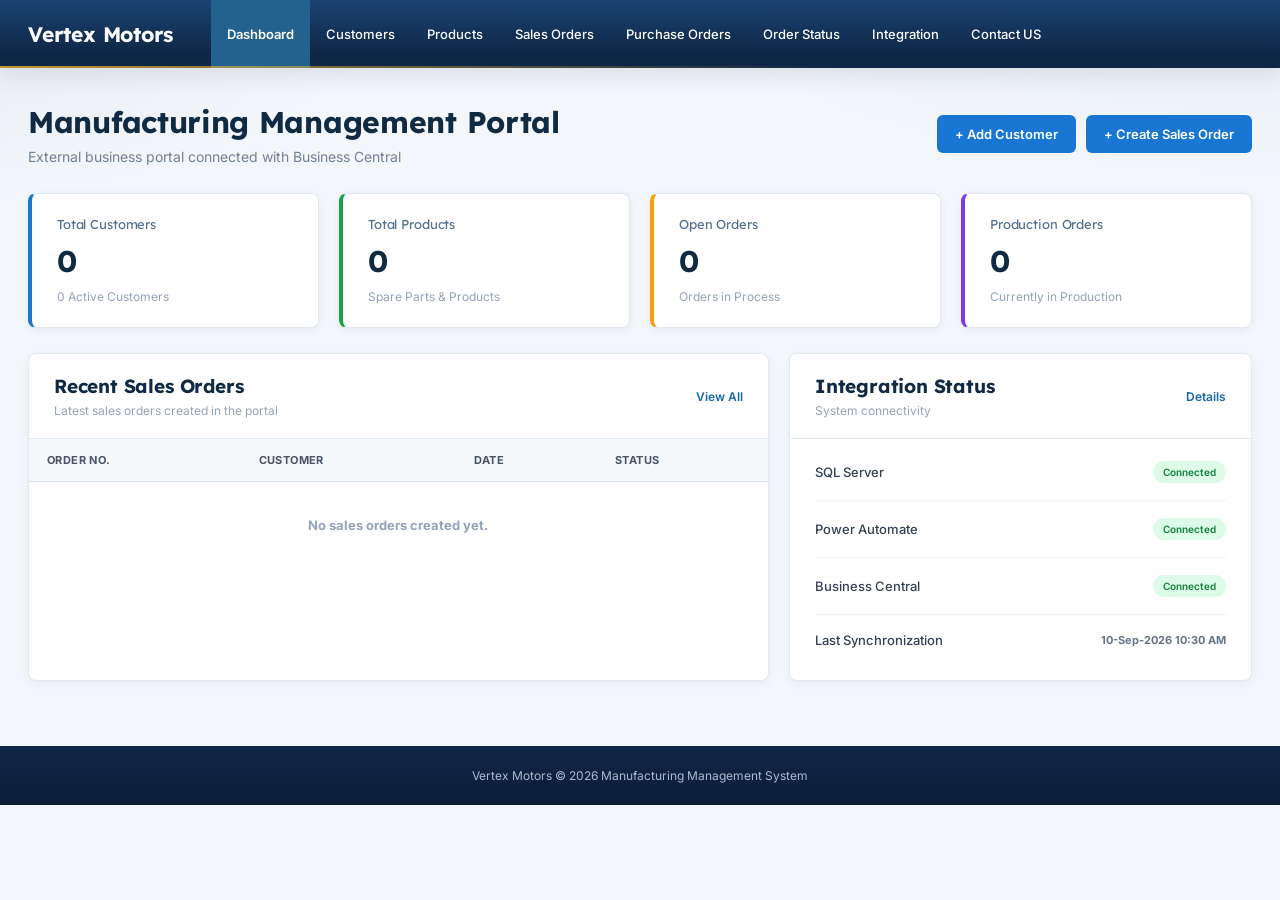
<file: dashboard.html>
<!DOCTYPE html>
<html lang="en">
<head>
<meta charset="UTF-8">
<meta name="viewport" content="width=device-width, initial-scale=1.0">
<title>Vertex Motors - Manufacturing Portal</title>

<style>
/* =========================================================
   VERTEX MOTORS - DASHBOARD
   SAME PROFESSIONAL THEME AS SALES ORDERS / PRODUCTS
========================================================= */

* {
    box-sizing: border-box;
    margin: 0;
    padding: 0;
}

body {
    font-family: "Segoe UI", Arial, sans-serif;
    background: #f3f6fa;
    color: #1e293b;
    min-height: 100vh;
}

/* =========================================================
   NAVIGATION
========================================================= */

header {
    height: 68px;
    background: #0f2747;
    color: #fff;
    display: flex;
    align-items: center;
    padding: 0 28px;
    box-shadow: 0 2px 8px rgba(15, 39, 71, 0.20);
}

.logo {
    font-size: 21px;
    font-weight: 700;
    white-space: nowrap;
    margin-right: 38px;
}

nav {
    height: 68px;
    display: flex;
    align-items: center;
    overflow-x: auto;
    flex: 1;
}

nav a {
    height: 68px;
    display: flex;
    align-items: center;
    padding: 0 16px;
    color: #fff;
    text-decoration: none;
    font-size: 13px;
    font-weight: 500;
    white-space: nowrap;
    transition: .2s ease;
}

nav a:hover {
    background: #163f6b;
}

nav a.active {
    background: #23628f;
    font-weight: 600;
}

/* =========================================================
   MAIN
========================================================= */

main {
    max-width: 1400px;
    margin: 0 auto;
    padding: 35px 28px;
}

/* =========================================================
   PAGE HEADER
========================================================= */

.page-header {
    display: flex;
    justify-content: space-between;
    align-items: center;
    margin-bottom: 28px;
}

.page-header h1 {
    color: #102a43;
    font-size: 30px;
    font-weight: 700;
    margin-bottom: 7px;
}

.page-header p {
    color: #718096;
    font-size: 14px;
}

/* =========================================================
   QUICK ACTIONS
========================================================= */

.quick-actions {
    display: flex;
    gap: 10px;
}

.action-btn {
    background: #1976d2;
    color: #fff;
    border: none;
    border-radius: 6px;
    padding: 11px 18px;
    font-size: 13px;
    font-weight: 600;
    cursor: pointer;
    text-decoration: none;
}

.action-btn:hover {
    background: #1565c0;
}

/* =========================================================
   SUMMARY CARDS
========================================================= */

.cards {
    display: grid;
    grid-template-columns: repeat(4, 1fr);
    gap: 20px;
    margin-bottom: 25px;
}

.card {
    background: #fff;
    border: 1px solid #e2e8f0;
    border-radius: 8px;
    padding: 22px 25px;
    min-height: 125px;
    box-shadow: 0 3px 10px rgba(15, 23, 42, .05);
    position: relative;
    overflow: hidden;
}

.card:nth-child(1) {
    border-left: 4px solid #1976d2;
}

.card:nth-child(2) {
    border-left: 4px solid #16a34a;
}

.card:nth-child(3) {
    border-left: 4px solid #f59e0b;
}

.card:nth-child(4) {
    border-left: 4px solid #7c3aed;
}

.card h3 {
    color: #55708e;
    font-size: 13px;
    font-weight: 400;
    margin-bottom: 10px;
}

.card h2 {
    color: #102a43;
    font-size: 30px;
    font-weight: 700;
    margin-bottom: 5px;
}

.card span {
    color: #94a3b8;
    font-size: 12px;
}

/* =========================================================
   CONTENT GRID
========================================================= */

.content-grid {
    display: grid;
    grid-template-columns: 1.6fr 1fr;
    gap: 20px;
}

.panel {
    background: #fff;
    border: 1px solid #e2e8f0;
    border-radius: 8px;
    overflow: hidden;
    box-shadow: 0 3px 10px rgba(15, 23, 42, .05);
}

.panel-header {
    padding: 20px 25px;
    border-bottom: 1px solid #e2e8f0;
    display: flex;
    justify-content: space-between;
    align-items: center;
}

.panel-header h2 {
    color: #102a43;
    font-size: 19px;
}

.panel-header p {
    color: #94a3b8;
    font-size: 12px;
    margin-top: 5px;
}

.panel-link {
    color: #1769aa;
    font-size: 12px;
    text-decoration: none;
    font-weight: 600;
}

.panel-link:hover {
    text-decoration: underline;
}

/* =========================================================
   SALES ORDER TABLE
========================================================= */

table {
    width: 100%;
    border-collapse: collapse;
}

th {
    text-align: left;
    padding: 14px 18px;
    background: #f5f8fb;
    color: #475569;
    font-size: 11px;
    font-weight: 700;
    text-transform: uppercase;
    letter-spacing: .3px;
    border-bottom: 1px solid #dce3eb;
}

td {
    padding: 15px 18px;
    border-bottom: 1px solid #edf2f7;
    color: #334155;
    font-size: 13px;
}

tbody tr:hover {
    background: #f8fbff;
}

tbody tr:last-child td {
    border-bottom: none;
}

.order-no {
    color: #1769aa;
    font-weight: 600;
}

.status {
    display: inline-block;
    padding: 5px 10px;
    border-radius: 20px;
    font-size: 10px;
    font-weight: 600;
}

.status.open {
    background: #e0f2fe;
    color: #0369a1;
}

.status.production {
    background: #fff7ed;
    color: #c2410c;
}

.status.completed {
    background: #dcfce7;
    color: #15803d;
}

.status.released {
    background: #ede9fe;
    color: #6d28d9;
}

/* =========================================================
   INTEGRATION STATUS
========================================================= */

.integration-list {
    padding: 5px 25px 15px;
}

.integration-row {
    display: flex;
    justify-content: space-between;
    align-items: center;
    padding: 17px 0;
    border-bottom: 1px solid #edf2f7;
    font-size: 13px;
}

.integration-row:last-child {
    border-bottom: none;
}

.integration-name {
    color: #334155;
    font-weight: 500;
}

.connected {
    background: #dcfce7;
    color: #15803d;
    padding: 5px 10px;
    border-radius: 20px;
    font-size: 10px;
    font-weight: 600;
}

.sync-time {
    color: #64748b;
    font-size: 11px;
}

/* =========================================================
   EMPTY STATE
========================================================= */

.empty {
    padding: 35px 20px;
    text-align: center;
    color: #94a3b8;
    font-size: 13px;
}

/* =========================================================
   FOOTER
========================================================= */

footer {
    margin-top: 30px;
    background: #0f2747;
    color: #a9bdd2;
    text-align: center;
    padding: 22px;
    font-size: 12px;
}

/* =========================================================
   RESPONSIVE
========================================================= */

@media (max-width: 1100px) {
    header {
        padding: 0 18px;
    }

    .logo {
        margin-right: 20px;
    }

    nav a {
        padding: 0 10px;
        font-size: 12px;
    }

    main {
        padding: 25px 20px;
    }

    .cards {
        grid-template-columns: repeat(2, 1fr);
    }

    .content-grid {
        grid-template-columns: 1fr;
    }
}

@media (max-width: 700px) {
    header {
        height: auto;
        min-height: 68px;
        padding: 0 12px;
    }

    .logo {
        display: none;
    }

    nav a {
        height: 68px;
        padding: 0 9px;
    }

    .page-header {
        flex-direction: column;
        align-items: flex-start;
        gap: 15px;
    }

    .cards {
        grid-template-columns: 1fr;
    }

    .panel {
        overflow-x: auto;
    }

    table {
        min-width: 650px;
    }
}
</style>
    <link rel="stylesheet" href="enhance.css">
    <link rel="stylesheet1" href="dashboard.css">
</head>

<body>

<header>
    <div class="logo">Vertex Motors</div>

    <nav>
          <a href="index.html" class="active">Dashboard</a>
        <a href="customers.html">Customers</a>
        <a href="items.html">Products</a>
        <a href="salesorders.html">Sales Orders</a>
        <a href="purchaseorders.html">Purchase Orders</a>
        <a href="orderstatus.html">Order Status</a>
   <a href="integration.html">Integration</a>
          <a href="contact.html">Contact US</a>
        </a>

        <!-- <a href="production.html">Production</a>
        <a href="integration.html">Integration</a> -->
    </nav>
</header>

<section class="vx-fleet-hero">
    <div class="vx-fleet-hero-text">
        <!-- <span class="vx-fleet-kicker">Vertex Motors</span> -->
        <!-- <h2>Built for dealers who move fast.</h2>
        <p>Track customers, inventory and sales orders from one connected portal.</p> -->
    </div>
    <!-- <div class="vx-fleet-images">
        <img src="vehicle-sedan.svg" alt="Sedan" class="vx-float vx-float-1">
        <img src="vehicle-suv.svg" alt="SUV" class="vx-float vx-float-2">
        <img src="vehicle-truck(1).svg" alt="Pickup truck" class="vx-float vx-float-3">
        <img src="img/vehicle-coupe.svg" alt="Sports coupe" class="vx-float vx-float-4">
    </div> -->
</section>

<main>

    <section class="page-header">
        <div>
            <h1>Manufacturing Management Portal</h1>
            <p>External business portal connected with Business Central</p>
        </div>

        <div class="quick-actions">
            <a class="action-btn" href="customers.html">+ Add Customer</a>
            <a class="action-btn" href="salesorders.html">+ Create Sales Order</a>
        </div>
    </section>

    <section class="cards">

        <div class="card">
            <h3>Total Customers</h3>
            <h2 id="totalCustomers">125</h2>
            <span id="activeCustomerText">Active Customers</span>
        </div>

        <div class="card">
            <h3>Total Products</h3>
            <h2 id="totalProducts">0</h2>
            <span>Spare Parts &amp; Products</span>
        </div>

        <div class="card">
            <h3>Open Orders</h3>
            <h2 id="openOrders">0</h2>
            <span>Orders in Process</span>
        </div>

        <div class="card">
            <h3>Production Orders</h3>
            <h2 id="productionOrders">0</h2>
            <span>Currently in Production</span>
        </div>

    </section>

    <section class="content-grid">

        <div class="panel">

            <div class="panel-header">
                <div>
                    <h2>Recent Sales Orders</h2>
                    <p>Latest sales orders created in the portal</p>
                </div>

                <a href="salesorders.html" class="panel-link">View All</a>
            </div>

            <table>
                <thead>
                    <tr>
                        <th>Order No.</th>
                        <th>Customer</th>
                        <th>Date</th>
                        <th>Status</th>
                    </tr>
                </thead>

                <tbody id="ordersBody">
    <tr>
        <td colspan="4" class="empty">
            No sales orders created yet.
        </td>
    </tr>
</tbody>
            </table>

        </div>


        <div class="panel">

            <div class="panel-header">
                <div>
                    <h2>Integration Status</h2>
                    <p>System connectivity</p>
                </div>

                <a href="integration.html" class="panel-link">Details</a>
            </div>

            <div class="integration-list">

                <div class="integration-row">
                    <span class="integration-name">SQL Server</span>
                    <strong class="connected">Connected</strong>
                </div>

                <div class="integration-row">
                    <span class="integration-name">Power Automate</span>
                    <strong class="connected">Connected</strong>
                </div>

                <div class="integration-row">
                    <span class="integration-name">Business Central</span>
                    <strong class="connected">Connected</strong>
                </div>

                <div class="integration-row">
                    <span class="integration-name">Last Synchronization</span>
                    <strong class="sync-time" id="syncTime">
                        10-Sep-2026 10:30 AM
                    </strong>
                </div>

            </div>

        </div>

    </section>

</main>

<footer>
    Vertex Motors © 2026
    <span>Manufacturing Management System</span>
</footer>


<script>
/*
=========================================================
   DASHBOARD - LIVE DATA
=========================================================
   The Dashboard uses the same browser storage as the
   Customers and Sales Orders pages.

   Customers:
       localStorage["customers"]

   Sales Orders:
       localStorage["salesOrders"]

   If your Sales Orders page uses "orders" instead,
   that key is also supported.
=========================================================
*/

function readArray(key) {
    try {
        const value = JSON.parse(localStorage.getItem(key));
        return Array.isArray(value) ? value : [];
    } catch (error) {
        return [];
    }
}


/*
=========================================================
   GET SALES ORDERS
=========================================================
*/

function getSalesOrders() {

    const salesOrders = readArray("salesOrders");

    if (salesOrders.length > 0) {
        return salesOrders;
    }

    // Backup support if the Sales Orders page uses "orders".
    return readArray("orders");
}


/*
=========================================================
   UPDATE DASHBOARD
=========================================================
*/

function updateDashboard() {

    /* -----------------------------------------------
       CUSTOMERS
    ------------------------------------------------ */

    const customers = readArray("vertexCustomers");

    const totalCustomers =
        customers.length;

    const activeCustomers =
        customers.filter(function(customer) {

            return String(
                customer.Status ||
                customer.status ||
                ""
            ).trim().toLowerCase() === "active";

        }).length;


    document.getElementById(
        "totalCustomers"
    ).textContent = totalCustomers;


    document.getElementById(
        "activeCustomerText"
    ).textContent =
        activeCustomers + " Active Customers";


    /* -----------------------------------------------
       PRODUCTS
    ------------------------------------------------ */

    /*
       Support both possible names:
       "products" and "items"
    */

    let products = readArray("products");

    if (products.length === 0) {
        products = readArray("items");
    }

    document.getElementById(
        "totalProducts"
    ).textContent = products.length;


    /* -----------------------------------------------
       SALES ORDERS
    ------------------------------------------------ */

    const salesOrders =
        getSalesOrders();


    /*
       Count Open orders from actual orders.
    */

    const openOrders =
        salesOrders.filter(function(order) {

            const status =
                String(order.status || "")
                .trim()
                .toLowerCase();

            return status === "open";

        }).length;


    document.getElementById(
        "openOrders"
    ).textContent = openOrders;


    /*
       Show only orders actually created by the user.
    */

    displayRecentSalesOrders(
        salesOrders
    );


    /* -----------------------------------------------
       PRODUCTION ORDERS
    ------------------------------------------------ */

    const productionOrders =
        readArray("productionOrders");


    const activeProductionOrders =
        productionOrders.filter(function(order) {

            const status =
                String(order.status || "")
                .trim()
                .toLowerCase();

            return status !== "completed";

        }).length;


    document.getElementById(
        "productionOrders"
    ).textContent =
        activeProductionOrders;
}


/*
=========================================================
   RECENT SALES ORDERS
=========================================================
*/

function displayRecentSalesOrders(
    salesOrders
) {

    const tableBody =
        document.getElementById(
            "ordersBody"
        );


    tableBody.innerHTML = "";


    /*
       No real sales orders yet.
    */

    if (
        !Array.isArray(salesOrders) ||
        salesOrders.length === 0
    ) {

        tableBody.innerHTML = `
            <tr>
                <td colspan="4" class="empty">
                    No sales orders created yet.
                </td>
            </tr>
        `;

        return;
    }


    /*
       Sort latest order first.

       createdAt is preferred because it records
       exactly when the order was created.
    */

    const recentOrders =
        [...salesOrders]
        .sort(function(a, b) {

            const dateA =
                new Date(
                    a.createdAt ||
                    a.orderDate ||
                    a.date ||
                    0
                ).getTime();

            const dateB =
                new Date(
                    b.createdAt ||
                    b.orderDate ||
                    b.date ||
                    0
                ).getTime();

            return dateB - dateA;

        })
        .slice(0, 5);


    recentOrders.forEach(
        function(order) {

            const row =
                document.createElement("tr");


            /*
               Order number
            */

            const orderNo =
                order.orderNo ||
                order.salesOrderNo ||
                order.documentNo ||
                order.no ||
                order.number ||
                "-";


            /*
               Customer
            */

            let customerText = "-";


            if (
                order.customerNo &&
                order.customerName
            ) {

                customerText =
                    order.customerNo +
                    " - " +
                    order.customerName;

            } else if (
                order.customerName
            ) {

                customerText =
                    order.customerName;

            } else if (
                order.customerNo
            ) {

                customerText =
                    order.customerNo;

            } else if (
                order.customer
            ) {

                customerText =
                    order.customer;

            }


            /*
               Date
            */

            const date =
                order.orderDate ||
                order.date ||
                order.createdAt ||
                "-";


            /*
               Status
            */

            const status =
                order.status ||
                "Open";


            const statusValue =
                String(status)
                .trim()
                .toLowerCase();


            let statusClass =
                "open";


            if (
                statusValue === "production"
            ) {
                statusClass =
                    "production";
            }

            else if (
                statusValue === "completed"
            ) {
                statusClass =
                    "completed";
            }

            else if (
                statusValue === "released"
            ) {
                statusClass =
                    "released";
            }


            row.innerHTML = `
                <td class="order-no">
                    ${escapeHtml(orderNo)}
                </td>

                <td>
                    ${escapeHtml(customerText)}
                </td>

                <td>
                    ${escapeHtml(date)}
                </td>

                <td>
                    <span class="status ${statusClass}">
                        ${escapeHtml(status)}
                    </span>
                </td>
            `;


            tableBody.appendChild(row);
        }
    );
}


/*
=========================================================
   SAFE HTML TEXT
=========================================================
*/

function escapeHtml(value) {

    return String(value)
        .replace(/&/g, "&amp;")
        .replace(/</g, "&lt;")
        .replace(/>/g, "&gt;")
        .replace(/"/g, "&quot;")
        .replace(/'/g, "&#039;");
}


/*
=========================================================
   PAGE LOAD
=========================================================
*/

document.addEventListener(
    "DOMContentLoaded",
    function() {

        updateDashboard();

    }
);


/*
=========================================================
   LIVE UPDATE

   If Dashboard and another page are open in different
   browser tabs, changing customers/orders triggers this
   event automatically.
=========================================================
*/

window.addEventListener(
    "storage",
    function(event) {

        if (
            event.key === "vertexCustomers" ||
            event.key === "customers" ||
            event.key === "salesOrders" ||
            event.key === "orders" ||
            event.key === "products" ||
            event.key === "items" ||
            event.key === "productionOrders"
        ) {

            updateDashboard();

        }

    }
);


/*
=========================================================
   UPDATE WHEN RETURNING TO DASHBOARD
=========================================================
*/

window.addEventListener(
    "focus",
    function() {

        updateDashboard();

    }
);


/*
=========================================================
   UPDATE WHEN TAB BECOMES VISIBLE
=========================================================
*/

document.addEventListener(
    "visibilitychange",
    function() {

        if (
            document.visibilityState === "visible"
        ) {

            updateDashboard();

        }

    }
);

</script>

</body>
</html>
</file>
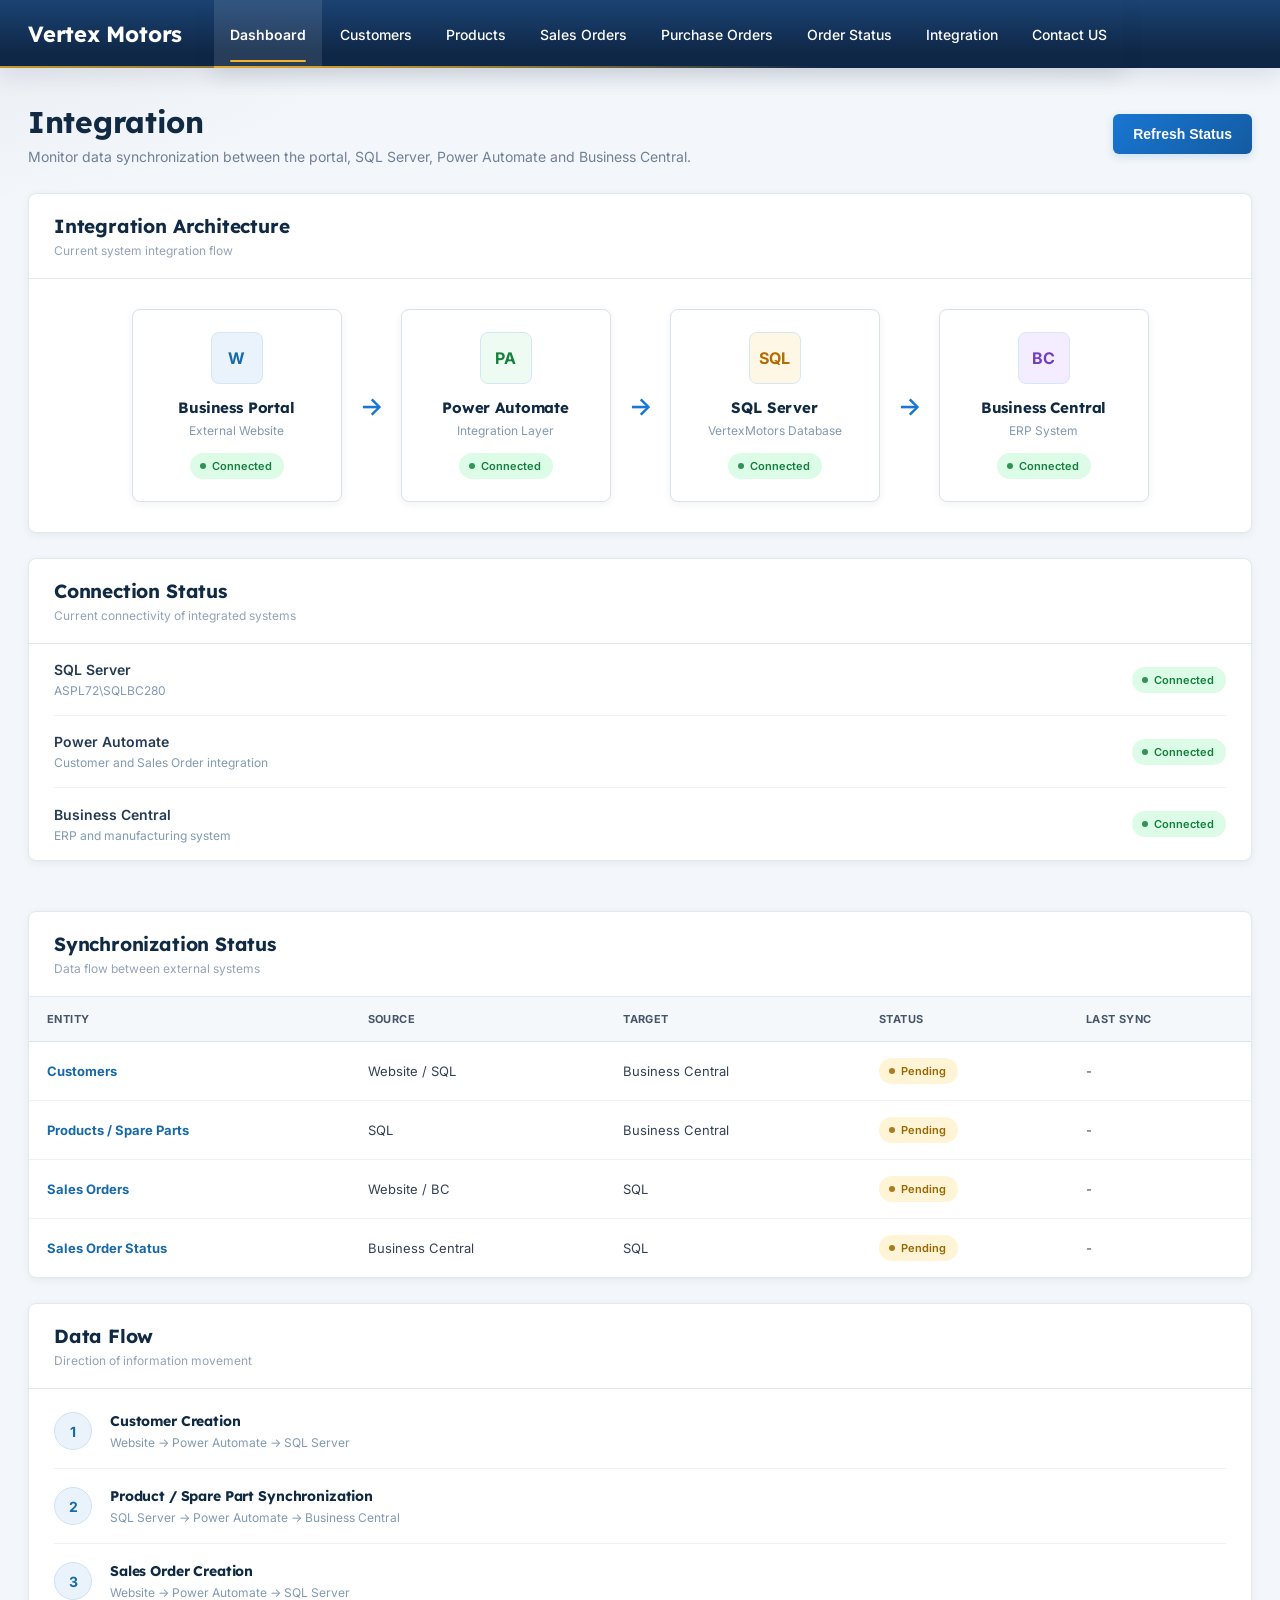
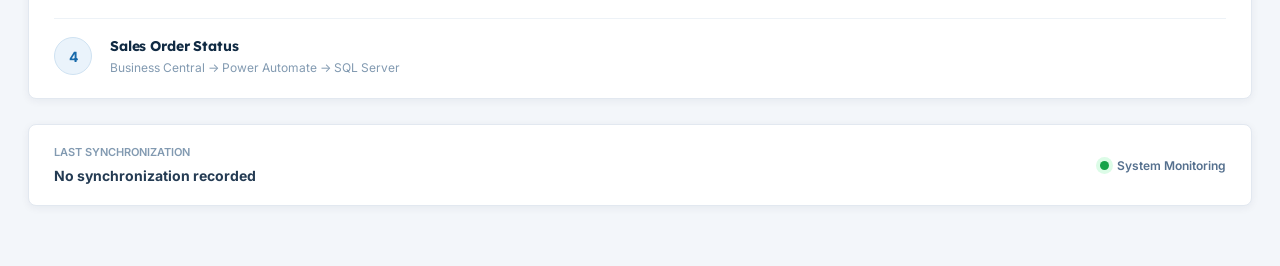
<file: integration.html>
<!DOCTYPE html>
<html lang="en">

<head>

    <meta charset="UTF-8">

    <meta
        name="viewport"
        content="width=device-width, initial-scale=1.0"
    >

    <title>Integration - Vertex Motors</title>

    <link
        rel="stylesheet"
        href="integration.css"
    >
 <link rel="stylesheet" href="enhance.css">
</head>


<body>


<!-- =====================================================
     HEADER
===================================================== -->

<header class="top-header">

    <div class="brand">
        Vertex Motors
    </div>


    <nav class="main-nav">       
     <a href="index.html" class="active">Dashboard</a>
        <a href="customers.html">Customers</a>
        <a href="items.html">Products</a>
        <a href="salesorders.html">Sales Orders</a>
        <a href="purchaseorders.html">Purchase Orders</a>
        <a href="orderstatus.html">Order Status</a>
   <a href="integration.html">Integration</a>
          <a href="contact.html">Contact US</a>
        </a>

    </nav>

</header>



<!-- =====================================================
     MAIN CONTENT
===================================================== -->

<main class="page-container">


    <!-- PAGE HEADER -->

    <section class="page-header">

        <div>

            <h1>
                Integration
            </h1>

            <p>
                Monitor data synchronization between the portal,
                SQL Server, Power Automate and Business Central.
            </p>

        </div>


        <button
            class="btn btn-primary"
            onclick="refreshIntegration()"
        >
            Refresh Status
        </button>

    </section>



    <!-- =================================================
         INTEGRATION ARCHITECTURE
    ================================================= -->

    <section class="integration-card">


        <div class="section-header">

            <div>

                <h2>
                    Integration Architecture
                </h2>

                <p>
                    Current system integration flow
                </p>

            </div>

        </div>



        <div class="architecture">


            <!-- WEBSITE -->

            <div class="system-box">


                <div class="system-icon">
                    W
                </div>


                <h3>
                    Business Portal
                </h3>


                <p>
                    External Website
                </p>


                <span class="connection-status connected">
                    Connected
                </span>


            </div>



            <div class="arrow">
                →
            </div>



            <!-- POWER AUTOMATE -->

            <div class="system-box">


                <div class="system-icon">
                    PA
                </div>


                <h3>
                    Power Automate
                </h3>


                <p>
                    Integration Layer
                </p>


                <span class="connection-status connected">
                    Connected
                </span>


            </div>



            <div class="arrow">
                →
            </div>



            <!-- SQL -->

            <div class="system-box">


                <div class="system-icon">
                    SQL
                </div>


                <h3>
                    SQL Server
                </h3>


                <p>
                    VertexMotors Database
                </p>


                <span class="connection-status connected">
                    Connected
                </span>


            </div>



            <div class="arrow">
                →
            </div>



            <!-- BC -->

            <div class="system-box">


                <div class="system-icon">
                    BC
                </div>


                <h3>
                    Business Central
                </h3>


                <p>
                    ERP System
                </p>


                <span class="connection-status connected">
                    Connected
                </span>


            </div>


        </div>

    </section>



    <!-- =================================================
         CONNECTION STATUS
    ================================================= -->

    <section class="integration-card">


        <div class="section-header">

            <div>

                <h2>
                    Connection Status
                </h2>

                <p>
                    Current connectivity of integrated systems
                </p>

            </div>

        </div>



        <div class="connection-list">


            <!-- SQL -->

            <div class="connection-row">


                <div class="connection-info">

                    <div class="connection-title">
                        SQL Server
                    </div>

                    <div class="connection-detail">
                        ASPL72\SQLBC280
                    </div>

                </div>


                <span
                    id="sqlStatus"
                    class="status-badge connected"
                >
                    Connected
                </span>


            </div>



            <!-- POWER AUTOMATE -->

            <div class="connection-row">


                <div class="connection-info">

                    <div class="connection-title">
                        Power Automate
                    </div>

                    <div class="connection-detail">
                        Customer and Sales Order integration
                    </div>

                </div>


                <span
                    id="powerAutomateStatus"
                    class="status-badge connected"
                >
                    Connected
                </span>


            </div>



            <!-- BUSINESS CENTRAL -->

            <div class="connection-row">


                <div class="connection-info">

                    <div class="connection-title">
                        Business Central
                    </div>

                    <div class="connection-detail">
                        ERP and manufacturing system
                    </div>

                </div>


                <span
                    id="bcStatus"
                    class="status-badge connected"
                >
                    Connected
                </span>


            </div>


        </div>

    </section>



    <!-- =================================================
         SYNCHRONIZATION SUMMARY
    ================================================= -->

    <section class="summary-grid">


        <!-- <div class="summary-card blue">

            <div class="summary-label">
                Customers
            </div>

            <div
                class="summary-value"
                id="customerSyncCount"
            >
                0
            </div>

            <div class="summary-description">
                Records processed
            </div>

        </div> -->


<!-- 
        <div class="summary-card green">

            <div class="summary-label">
                Products
            </div>

            <div
                class="summary-value"
                id="productSyncCount"
            >
                0
            </div>

            <div class="summary-description">
                Records processed
            </div>

        </div> -->


<!-- 
        <div class="summary-card orange">

            <div class="summary-label">
                Sales Orders
            </div>

            <div
                class="summary-value"
                id="salesOrderSyncCount"
            >
                0
            </div>

            <div class="summary-description">
                Orders processed
            </div>

        </div>
 -->
<!-- 

        <div class="summary-card red">

            <div class="summary-label">
                Failed Records
            </div>

            <div
                class="summary-value"
                id="failedCount"
            >
                0
            </div>

            <div class="summary-description">
                Require attention
            </div>

        </div> -->


    </section>



    <!-- =================================================
         SYNCHRONIZATION STATUS
    ================================================= -->

    <section class="integration-card">


        <div class="section-header">

            <div>

                <h2>
                    Synchronization Status
                </h2>

                <p>
                    Data flow between external systems
                </p>

            </div>

        </div>



        <div class="sync-table-wrapper">


            <table>


                <thead>

                    <tr>

                        <th>
                            ENTITY
                        </th>

                        <th>
                            SOURCE
                        </th>

                        <th>
                            TARGET
                        </th>

                        <th>
                            STATUS
                        </th>

                        <th>
                            LAST SYNC
                        </th>

                    </tr>

                </thead>


                <tbody>


                    <tr>

                        <td>
                            Customers
                        </td>

                        <td>
                            Website / SQL
                        </td>

                        <td>
                            Business Central
                        </td>

                        <td>

                            <span class="status-badge pending">
                                Pending
                            </span>

                        </td>

                        <td>
                            -
                        </td>

                    </tr>



                    <tr>

                        <td>
                            Products / Spare Parts
                        </td>

                        <td>
                            SQL
                        </td>

                        <td>
                            Business Central
                        </td>

                        <td>

                            <span class="status-badge pending">
                                Pending
                            </span>

                        </td>

                        <td>
                            -
                        </td>

                    </tr>



                    <tr>

                        <td>
                            Sales Orders
                        </td>

                        <td>
                            Website / BC
                        </td>

                        <td>
                            SQL
                        </td>

                        <td>

                            <span class="status-badge pending">
                                Pending
                            </span>

                        </td>

                        <td>
                            -
                        </td>

                    </tr>



                    <tr>

                        <td>
                            Sales Order Status
                        </td>

                        <td>
                            Business Central
                        </td>

                        <td>
                            SQL
                        </td>

                        <td>

                            <span class="status-badge pending">
                                Pending
                            </span>

                        </td>

                        <td>
                            -
                        </td>

                    </tr>


                </tbody>


            </table>


        </div>

    </section>



    <!-- =================================================
         INTEGRATION FLOW
    ================================================= -->

    <section class="integration-card">


        <div class="section-header">

            <div>

                <h2>
                    Data Flow
                </h2>

                <p>
                    Direction of information movement
                </p>

            </div>

        </div>



        <div class="flow-list">


            <div class="flow-item">

                <div class="flow-number">
                    1
                </div>

                <div>

                    <h3>
                        Customer Creation
                    </h3>

                    <p>
                        Website → Power Automate → SQL Server
                    </p>

                </div>

            </div>



            <div class="flow-item">

                <div class="flow-number">
                    2
                </div>

                <div>

                    <h3>
                        Product / Spare Part Synchronization
                    </h3>

                    <p>
                        SQL Server → Power Automate → Business Central
                    </p>

                </div>

            </div>



            <div class="flow-item">

                <div class="flow-number">
                    3
                </div>

                <div>

                    <h3>
                        Sales Order Creation
                    </h3>

                    <p>
                        Website → Power Automate → SQL Server
                    </p>

                </div>

            </div>



            <div class="flow-item">

                <div class="flow-number">
                    4
                </div>

                <div>

                    <h3>
                        Sales Order Status
                    </h3>

                    <p>
                        Business Central → Power Automate → SQL Server
                    </p>

                </div>

            </div>


        </div>

    </section>



    <!-- =================================================
         LAST SYNCHRONIZATION
    ================================================= -->

    <section class="last-sync-card">


        <div>

            <span class="last-sync-label">
                Last Synchronization
            </span>


            <strong
                id="lastSynchronization"
            >
                No synchronization recorded
            </strong>

        </div>


        <div class="sync-indicator">

            <span class="pulse">
            </span>

            System Monitoring

        </div>


    </section>


</main>



<!-- =====================================================
     JAVASCRIPT
===================================================== -->

<script>


/* =====================================================
   STORAGE
===================================================== */

const SALES_ORDER_KEY =
    "vertexSalesOrders";



/* =====================================================
   READ SALES ORDERS
===================================================== */

function getSalesOrders() {

    try {

        return JSON.parse(

            localStorage.getItem(
                SALES_ORDER_KEY
            ) || "[]"

        );

    }
    catch (error) {

        return [];

    }

}



/* =====================================================
   UPDATE INTEGRATION COUNTS
===================================================== */

function updateIntegrationCounts() {


    const salesOrders =
        getSalesOrders();


    const salesOrderCount =
        salesOrders.length;


    const failedOrders =
        salesOrders.filter(

            function(order) {

                const status =
                    String(

                        order.SyncStatus ||
                        order.syncStatus ||
                        ""

                    )
                    .toLowerCase();


                return status === "failed";

            }

        ).length;



    document.getElementById(
        "salesOrderSyncCount"
    ).textContent =
        salesOrderCount;


    document.getElementById(
        "failedCount"
    ).textContent =
        failedOrders;



    /*
       Customer/Product counts can later be connected
       directly to SQL/Power Automate.
    */

    document.getElementById(
        "customerSyncCount"
    ).textContent =
        localStorage.getItem(
            "vertexCustomerCount"
        ) || "0";


    document.getElementById(
        "productSyncCount"
    ).textContent =
        localStorage.getItem(
            "vertexProductCount"
        ) || "0";

}



/* =====================================================
   REFRESH
===================================================== */

function refreshIntegration() {


    updateIntegrationCounts();


    const now =
        new Date();


    document.getElementById(
        "lastSynchronization"
    ).textContent =

        now.toLocaleDateString(
            "en-IN"
        ) +
        " " +
        now.toLocaleTimeString(
            "en-IN",
            {
                hour: "2-digit",
                minute: "2-digit"
            }
        );

}



/* =====================================================
   INITIAL LOAD
===================================================== */

document.addEventListener(
    "DOMContentLoaded",
    function() {

        updateIntegrationCounts();

    }
);



/* =====================================================
   AUTO REFRESH
===================================================== */

window.addEventListener(
    "focus",
    function() {

        updateIntegrationCounts();

    }
);


document.addEventListener(
    "visibilitychange",
    function() {

        if (
            document.visibilityState ===
            "visible"
        ) {

            updateIntegrationCounts();

        }

    }
);

</script>


</body>

</html>
</file>
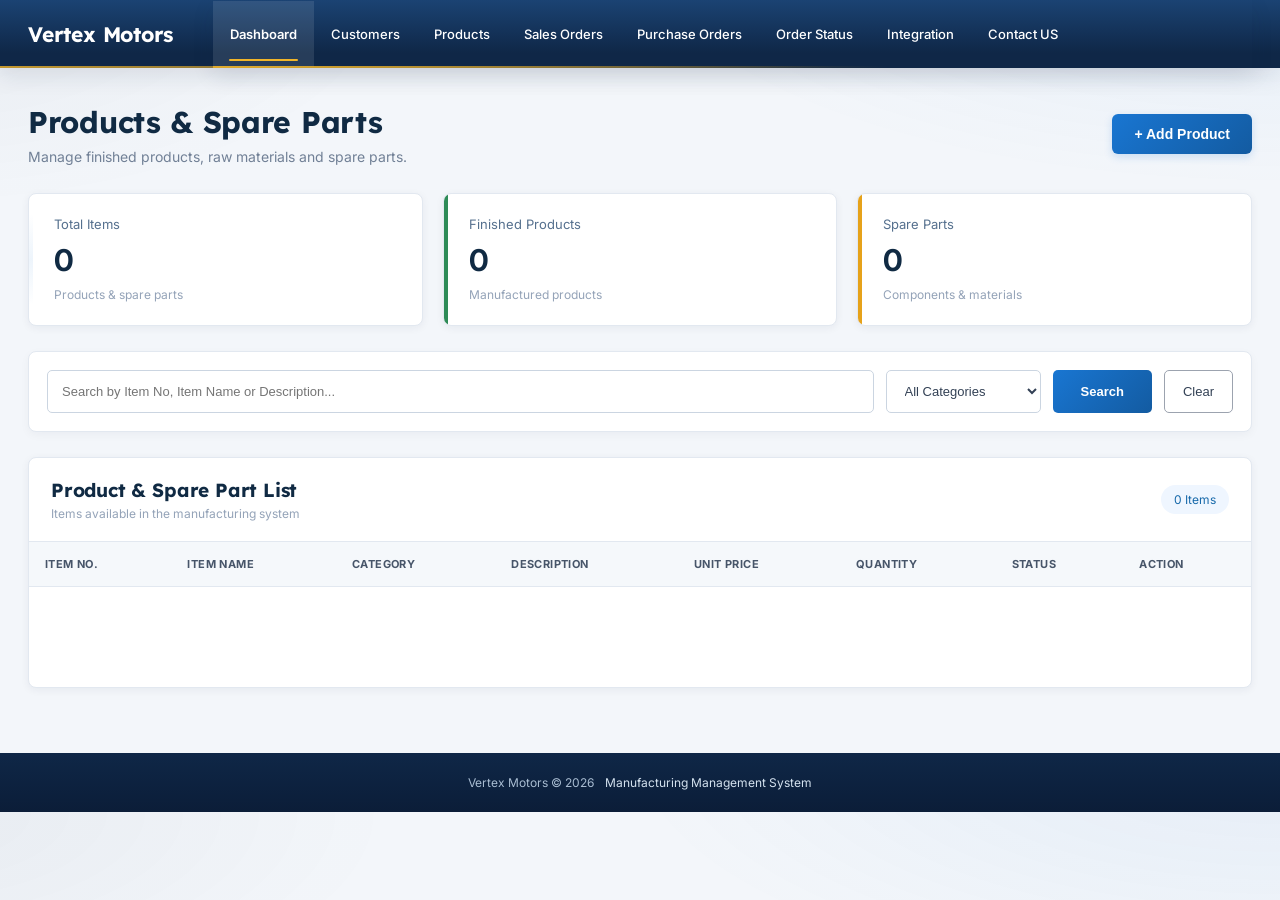
<file: items.html>
<!DOCTYPE html>
<html lang="en">

<head>

    <meta charset="UTF-8">

    <meta name="viewport" content="width=device-width, initial-scale=1.0">

    <title>Products & Spare Parts - Vertex Motors</title>


    <style>

        /* =========================================
           RESET
        ========================================= */

        * {
            box-sizing: border-box;
            margin: 0;
            padding: 0;
        }


        /* =========================================
           BODY
        ========================================= */

        body {
            font-family: "Segoe UI", Arial, sans-serif;
            background: #f3f6fa;
            color: #1e293b;
        }


        /* =========================================
           TOP HEADER
        ========================================= */

        .header {
            background: #0f2747;
            color: white;

            height: 68px;

            padding: 0 28px;

            display: flex;
            align-items: center;

            box-shadow: 0 2px 8px rgba(15, 39, 71, 0.20);

            position: relative;
            z-index: 100;
        }


        /* LOGO */

        .logo {
            font-size: 21px;
            font-weight: 700;

            color: white;

            white-space: nowrap;

            margin-right: 40px;
        }


        /* =========================================
           NAVIGATION
        ========================================= */

        .navbar {
            background: #0f2747;

            height: 68px;

            display: flex;
            align-items: center;

            gap: 0;

            flex: 1;

            overflow-x: auto;
        }


        .navbar a {
            text-decoration: none;

            color: white;

            padding: 25px 17px;

            font-size: 13px;

            font-weight: 500;

            white-space: nowrap;

            transition: background 0.2s ease;
        }


        .navbar a:hover {
            background: #163f6b;
        }


        /* ACTIVE PRODUCTS PAGE */

        .navbar a.active {
            background: #23628f;

            color: white;

            font-weight: 600;
        }


        /* =========================================
           MAIN CONTAINER
        ========================================= */

        .container {
            max-width: 1450px;

            margin: auto;

            padding: 35px 28px;
        }


        /* =========================================
           PAGE HEADER
        ========================================= */

        .page-header {
            display: flex;

            justify-content: space-between;

            align-items: center;

            margin-bottom: 28px;
        }


        .page-header h1 {
            font-size: 30px;

            color: #102a43;

            margin-bottom: 7px;
        }


        .page-header p {
            color: #718096;

            font-size: 14px;
        }


        /* =========================================
           ADD PRODUCT BUTTON
        ========================================= */

        .primary-button {
            background: #1976d2;

            color: white;

            border: none;

            padding: 12px 22px;

            border-radius: 6px;

            font-size: 14px;

            font-weight: 600;

            cursor: pointer;

            box-shadow: 0 3px 8px rgba(25, 118, 210, 0.18);

            transition: 0.2s;
        }


        .primary-button:hover {
            background: #1565c0;

            transform: translateY(-1px);
        }


        /* =========================================
           SUMMARY CARDS
        ========================================= */

        .summary-cards {
            display: grid;

            grid-template-columns: repeat(3, 1fr);

            gap: 20px;

            margin-bottom: 25px;
        }


        .summary-card {
            background: white;

            border: 1px solid #e2e8f0;

            border-radius: 8px;

            padding: 22px 25px;

            position: relative;

            overflow: hidden;

            box-shadow: 0 3px 10px rgba(15, 23, 42, 0.05);
        }


        /* LEFT COLOR BAR */

        .summary-card::before {
            content: "";

            position: absolute;

            left: 0;

            top: 0;

            bottom: 0;

            width: 4px;

            background: #1976d2;
        }


        .summary-card:nth-child(2)::before {
            background: #2e8b57;
        }


        .summary-card:nth-child(3)::before {
            background: #e6a21a;
        }


        .summary-card span {
            display: block;

            color: #55708e;

            font-size: 13px;

            margin-bottom: 10px;
        }


        .summary-card strong {
            display: block;

            font-size: 30px;

            color: #102a43;

            margin-bottom: 5px;
        }


        .summary-card small {
            color: #94a3b8;

            font-size: 12px;
        }


        /* =========================================
           SEARCH SECTION
        ========================================= */

        .search-section {
            background: white;

            border: 1px solid #e2e8f0;

            padding: 18px;

            display: flex;

            gap: 12px;

            margin-bottom: 25px;

            border-radius: 8px;

            box-shadow: 0 3px 10px rgba(15, 23, 42, 0.04);
        }


        .search-section input {
            flex: 1;

            padding: 12px 14px;

            border: 1px solid #cbd5e1;

            border-radius: 5px;

            font-size: 13px;

            outline: none;
        }


        .search-section input:focus {
            border-color: #1976d2;
        }


        .search-section select {
            width: 155px;

            padding: 12px 14px;

            border: 1px solid #cbd5e1;

            border-radius: 5px;

            background: white;

            color: #334155;

            font-size: 13px;

            outline: none;
        }


        .search-button {
            padding: 12px 28px;

            background: #1976d2;

            color: white;

            border: none;

            border-radius: 5px;

            font-size: 13px;

            font-weight: 600;

            cursor: pointer;
        }


        .search-button:hover {
            background: #1565c0;
        }


        .clear-button {
            padding: 12px 18px;

            background: white;

            color: #334155;

            border: 1px solid #9ca3af;

            border-radius: 5px;

            font-size: 13px;

            cursor: pointer;
        }


        .clear-button:hover {
            background: #f8fafc;
        }


        /* =========================================
           TABLE PANEL
        ========================================= */

        .table-panel {
            background: white;

            border: 1px solid #e2e8f0;

            border-radius: 8px;

            overflow: hidden;

            box-shadow: 0 3px 10px rgba(15, 23, 42, 0.05);
        }


        /* TABLE HEADER */

        .table-header {
            padding: 20px 22px;

            display: flex;

            justify-content: space-between;

            align-items: center;

            border-bottom: 1px solid #e2e8f0;
        }


        .table-header h2 {
            font-size: 19px;

            color: #102a43;

            margin-bottom: 4px;
        }


        .table-header p {
            color: #94a3b8;

            font-size: 12px;
        }


        .table-header span {
            color: #1769aa;

            font-size: 12px;

            background: #eff6ff;

            padding: 7px 13px;

            border-radius: 15px;
        }


        /* =========================================
           TABLE
        ========================================= */

        table {
            width: 100%;

            border-collapse: collapse;
        }


        th {
            padding: 15px 16px;

            text-align: left;

            background: #f5f8fb;

            color: #475569;

            font-size: 11px;

            font-weight: 700;

            text-transform: uppercase;

            letter-spacing: 0.3px;

            border-bottom: 1px solid #e2e8f0;
        }


        td {
            padding: 16px;

            text-align: left;

            border-bottom: 1px solid #edf2f7;

            font-size: 13px;

            color: #334155;
        }


        tbody tr:hover {
            background: #f8fbff;
        }


        td:first-child {
            color: #1769aa;

            font-weight: 600;
        }


        /* =========================================
           CATEGORY BADGES
        ========================================= */

        .category {
            display: inline-block;

            padding: 5px 9px;

            border-radius: 15px;

            font-size: 10px;

            font-weight: 600;
        }


        .finished {
            background: #e0f2fe;

            color: #0369a1;
        }


        .spare {
            background: #f3e8ff;

            color: #7e22ce;
        }


        .raw {
            background: #fff7ed;

            color: #c2410c;
        }


        /* =========================================
           STATUS
        ========================================= */

        .status {
            display: inline-block;

            padding: 5px 11px;

            border-radius: 20px;

            font-size: 11px;

            font-weight: 600;
        }


        .active-status {
            background: #dcfce7;

            color: #15803d;
        }


        .inactive-status {
            background: #f1f5f9;

            color: #64748b;
        }


        /* =========================================
           VIEW BUTTON
        ========================================= */

        .view-button {
            background: #eff6ff;

            color: #1769aa;

            border: 1px solid #bfdbfe;

            padding: 6px 13px;

            border-radius: 5px;

            font-size: 12px;

            font-weight: 600;

            cursor: pointer;
        }


        .view-button:hover {
            background: #dbeafe;
        }


        /* =========================================
           NO DATA
        ========================================= */

        .no-data {
            text-align: center;

            padding: 50px 20px;

            color: #8496ad;

            font-size: 14px;
        }


        /* =========================================
           FOOTER
        ========================================= */

        footer {
            margin-top: 30px;

            background: #0f2747;

            color: #a9bdd2;

            text-align: center;

            padding: 22px;

            font-size: 12px;
        }


        footer span {
            margin-left: 8px;

            color: #d4e2ef;
        }


        /* =========================================
           ADD PRODUCT MODAL
        ========================================= */

        .modal {
            display: none;

            position: fixed;

            top: 0;

            left: 0;

            width: 100%;

            height: 100%;

            background: rgba(15, 39, 71, 0.45);

            justify-content: center;

            align-items: center;

            z-index: 1000;

            padding: 20px;
        }


        .modal-content {
            width: 650px;

            max-width: 100%;

            max-height: 90vh;

            overflow-y: auto;

            background: white;

            border-radius: 10px;

            box-shadow: 0 15px 40px rgba(0, 0, 0, 0.20);

            overflow: hidden;
        }


        /* MODAL HEADER */

        .modal-header {
            background: #0f2747;

            color: white;

            padding: 20px 24px;

            display: flex;

            justify-content: space-between;

            align-items: center;
        }


        .modal-header h2 {
            font-size: 20px;

            margin-bottom: 4px;
        }


        .modal-header p {
            font-size: 12px;

            color: #cbdcf0;
        }


        .close-button {
            background: transparent;

            border: none;

            color: white;

            font-size: 27px;

            cursor: pointer;

            line-height: 1;
        }


        .close-button:hover {
            color: #cbdcf0;
        }


        /* =========================================
           PRODUCT FORM
        ========================================= */

        #productForm {
            padding: 25px;
        }


        .form-grid {
            display: grid;

            grid-template-columns: 1fr 1fr;

            gap: 18px;
        }


        .form-group {
            display: flex;

            flex-direction: column;

            gap: 7px;
        }


        .form-group label {
            font-size: 13px;

            font-weight: 600;

            color: #334155;
        }


        .form-group input,
        .form-group select,
        .form-group textarea {
            width: 100%;

            padding: 11px 13px;

            border: 1px solid #cbd5e1;

            border-radius: 6px;

            font-family: inherit;

            font-size: 13px;

            outline: none;
        }


        .form-group input:focus,
        .form-group select:focus,
        .form-group textarea:focus {
            border-color: #1976d2;

            box-shadow:
                0 0 0 3px
                rgba(25, 118, 210, 0.10);
        }


        .form-group textarea {
            min-height: 80px;

            resize: vertical;
        }


        .full-width {
            grid-column: span 2;
        }


        /* =========================================
           FORM BUTTONS
        ========================================= */

        .form-actions {
            display: flex;

            justify-content: flex-end;

            gap: 12px;

            margin-top: 25px;

            padding-top: 20px;

            border-top: 1px solid #e2e8f0;
        }


        .cancel-button {
            padding: 11px 20px;

            background: white;

            border: 1px solid #cbd5e1;

            color: #475569;

            border-radius: 6px;

            cursor: pointer;

            font-size: 13px;
        }


        .cancel-button:hover {
            background: #f8fafc;
        }


        .save-button {
            padding: 11px 22px;

            background: #1976d2;

            color: white;

            border: none;

            border-radius: 6px;

            font-weight: 600;

            cursor: pointer;

            font-size: 13px;
        }


        .save-button:hover {
            background: #1565c0;
        }


        /* =========================================
           VIEW PRODUCT MODAL
        ========================================= */

        .details-row {
            display: flex;

            justify-content: space-between;

            padding: 13px 0;

            border-bottom: 1px solid #edf2f7;

            font-size: 13px;
        }


        .details-label {
            color: #64748b;

            font-weight: 600;
        }


        .details-value {
            color: #102a43;

            text-align: right;
        }


        /* =========================================
           RESPONSIVE
        ========================================= */

        @media (max-width: 1100px) {

            .header {
                padding: 0 18px;
            }

            .logo {
                margin-right: 20px;
            }

            .navbar a {
                padding: 25px 11px;
            }

            .container {
                padding: 25px 20px;
            }

            .summary-cards {
                grid-template-columns: 1fr;
            }

            .table-panel {
                overflow-x: auto;
            }

            table {
                min-width: 1100px;
            }
        }


        @media (max-width: 700px) {

            .page-header {
                flex-direction: column;

                align-items: flex-start;

                gap: 15px;
            }


            .search-section {
                flex-direction: column;
            }


            .search-section input,
            .search-section select,
            .search-button,
            .clear-button {
                width: 100%;
            }


            .form-grid {
                grid-template-columns: 1fr;
            }


            .full-width {
                grid-column: span 1;
            }

        }

    </style>

    <link rel="stylesheet" href="enhance.css">
</head>


<body>


    <!-- =========================================
         HEADER + NAVIGATION
    ========================================= -->

    <header class="header">

        <div class="logo">
            Vertex Motors
        </div>


        <nav class="navbar">
  <a href="index.html" class="active">Dashboard</a>
        <a href="customers.html">Customers</a>
        <a href="items.html">Products</a>
        <a href="salesorders.html">Sales Orders</a>
        <a href="purchaseorders.html">Purchase Orders</a>
        <a href="orderstatus.html">Order Status</a>
   <a href="integration.html">Integration</a>
          <a href="contact.html">Contact US</a>

        </nav>

    </header>

    <section class="vx-fleet-hero">
        <div class="vx-fleet-hero-text">
            <!-- <span class="vx-fleet-kicker">Products &amp; Spare Parts</span> -->
            <!-- <h2>Every vehicle and part, in one catalog.</h2>
            <p>Search, filter and manage finished vehicles, spares and raw materials.</p> -->
        </div>
        <!-- <div class="vx-fleet-images">
            <img src="img/vehicle-sedan.svg" alt="Sedan" class="vx-float vx-float-1">
            <img src="img/vehicle-suv.svg" alt="SUV" class="vx-float vx-float-2">
            <img src="img/vehicle-truck.svg" alt="Pickup truck" class="vx-float vx-float-3">
            <img src="img/vehicle-coupe.svg" alt="Sports coupe" class="vx-float vx-float-4">
        </div> -->
    </section>

    <!-- =========================================
         MAIN CONTENT
    ========================================= -->

    <main class="container">


        <!-- PAGE HEADER -->

        <div class="page-header">

            <div>

                <h1>
                    Products & Spare Parts
                </h1>

                <p>
                    Manage finished products, raw materials and spare parts.
                </p>

            </div>


            <button
                class="primary-button"
                onclick="openAddProduct()">

                + Add Product

            </button>

        </div>



        <!-- =========================================
             SUMMARY CARDS
        ========================================= -->

        <div class="summary-cards">


            <!-- TOTAL -->

            <div class="summary-card">

                <span>
                    Total Items
                </span>

                <strong id="totalItems">
                    0
                </strong>

                <small>
                    Products & spare parts
                </small>

            </div>


            <!-- FINISHED -->

            <div class="summary-card">

                <span>
                    Finished Products
                </span>

                <strong id="finishedProducts">
                    0
                </strong>

                <small>
                    Manufactured products
                </small>

            </div>


            <!-- SPARE -->

            <div class="summary-card">

                <span>
                    Spare Parts
                </span>

                <strong id="spareParts">
                    0
                </strong>

                <small>
                    Components & materials
                </small>

            </div>


        </div>



        <!-- =========================================
             SEARCH
        ========================================= -->

        <div class="search-section">


            <input
                type="text"
                id="searchInput"
                placeholder="Search by Item No, Item Name or Description..."
            >


            <select id="categoryFilter">

                <option value="">
                    All Categories
                </option>

                <option value="Finished Product">
                    Finished Product
                </option>

                <option value="Spare Part">
                    Spare Part
                </option>

                <option value="Raw Material">
                    Raw Material
                </option>

            </select>


            <button
                class="search-button"
                onclick="searchProducts()">

                Search

            </button>


            <button
                class="clear-button"
                onclick="clearSearch()">

                Clear

            </button>


        </div>



        <!-- =========================================
             PRODUCT TABLE
        ========================================= -->

        <div class="table-panel">


            <div class="table-header">

                <div>

                    <h2>
                        Product & Spare Part List
                    </h2>

                    <p>
                        Items available in the manufacturing system
                    </p>

                </div>


                <span id="productCount">
                    0 Items
                </span>

            </div>



            <table>

                <thead>

                    <tr>

                        <th>
                            Item No.
                        </th>

                        <th>
                            Item Name
                        </th>

                        <th>
                            Category
                        </th>

                        <th>
                            Description
                        </th>

                        <th>
                            Unit Price
                        </th>

                        <th>
                            Quantity
                        </th>

                        <th>
                            Status
                        </th>

                        <th>
                            Action
                        </th>

                    </tr>

                </thead>


                <tbody id="productTableBody">

                </tbody>

            </table>


            <div
                class="no-data"
                id="noData">

                

            </div>


        </div>


    </main>



    <!-- =========================================
         ADD PRODUCT MODAL
    ========================================= -->

    <div
        class="modal"
        id="productModal">


        <div class="modal-content">


            <div class="modal-header">

                <div>

                    <h2>
                        Add Product
                    </h2>

                    <p>
                        Enter product or spare part information
                    </p>

                </div>


                <button
                    class="close-button"
                    onclick="closeAddProduct()">

                    &times;

                </button>

            </div>



            <form
                id="productForm"
                onsubmit="saveProduct(event)">


                <div class="form-grid">


                    <!-- ITEM NO -->

                    <div class="form-group">

                        <label>
                            Item No.
                        </label>

                        <input
                            type="text"
                            id="itemNo"
                            placeholder="Example: FG-1001"
                            required>

                    </div>



                    <!-- ITEM NAME -->

                    <div class="form-group">

                        <label>
                            Item Name
                        </label>

                        <input
                            type="text"
                            id="itemName"
                            placeholder="Example: Brake Pad"
                            required>

                    </div>



                    <!-- CATEGORY -->

                    <div class="form-group">

                        <label>
                            Category
                        </label>

                        <select
                            id="itemCategory"
                            required>

                            <option value="">
                                Select Category
                            </option>

                            <option value="Finished Product">
                                Finished Product
                            </option>

                            <option value="Spare Part">
                                Spare Part
                            </option>

                            <option value="Raw Material">
                                Raw Material
                            </option>

                        </select>

                    </div>



                    <!-- PRICE -->

                    <div class="form-group">

                        <label>
                            Unit Price
                        </label>

                        <input
                            type="number"
                            id="unitPrice"
                            placeholder="Example: 850"
                            min="0"
                            step="0.01"
                            required>

                    </div>



                    <!-- QUANTITY -->

                    <div class="form-group">

                        <label>
                            Quantity
                        </label>

                        <input
                            type="number"
                            id="itemQuantity"
                            placeholder="Example: 125"
                            min="0"
                            step="1"
                            required>

                    </div>



                    <!-- STATUS -->

                    <div class="form-group">

                        <label>
                            Status
                        </label>

                        <select
                            id="itemStatus">

                            <option value="Active">
                                Active
                            </option>

                            <option value="Inactive">
                                Inactive
                            </option>

                        </select>

                    </div>



                    <!-- DESCRIPTION -->

                    <div class="form-group full-width">

                        <label>
                            Description
                        </label>

                        <textarea
                            id="itemDescription"
                            placeholder="Enter product description"
                            required></textarea>

                    </div>


                </div>



                <!-- FORM BUTTONS -->

                <div class="form-actions">

                    <button
                        type="button"
                        class="cancel-button"
                        onclick="closeAddProduct()">

                        Cancel

                    </button>


                    <button
                        type="submit"
                        class="save-button">

                        Save Product

                    </button>

                </div>


            </form>


        </div>

    </div>



    <!-- =========================================
         VIEW PRODUCT MODAL
    ========================================= -->

    <div
        class="modal"
        id="viewModal">


        <div class="modal-content">


            <div class="modal-header">

                <div>

                    <h2>
                        Product Details
                    </h2>

                    <p>
                        Product information
                    </p>

                </div>


                <button
                    class="close-button"
                    onclick="closeViewProduct()">

                    &times;

                </button>

            </div>



            <div
                id="productDetails"
                style="padding: 25px;">

            </div>


        </div>

    </div>



    <!-- =========================================
         FOOTER
    ========================================= -->

    <footer>

        Vertex Motors © 2026

        <span>
            Manufacturing Management System
        </span>

    </footer>



    <!-- =========================================
         JAVASCRIPT
    ========================================= -->

    <script>


        /* =========================================
           PRODUCT DATA
        ========================================= */

        let products =
            JSON.parse(
                localStorage.getItem("products")
            ) || [];



        /* =========================================
           PAGE LOAD
        ========================================= */

        document.addEventListener(
            "DOMContentLoaded",
            function () {

                displayProducts(products);

            }
        );



        /* =========================================
           OPEN ADD PRODUCT
        ========================================= */

        function openAddProduct() {

            document.getElementById(
                "productModal"
            ).style.display = "flex";

        }



        /* =========================================
           CLOSE ADD PRODUCT
        ========================================= */

        function closeAddProduct() {

            document.getElementById(
                "productModal"
            ).style.display = "none";


            document.getElementById(
                "productForm"
            ).reset();

        }



        /* =========================================
           SAVE PRODUCT
        ========================================= */

        function saveProduct(event) {

            event.preventDefault();


            const product = {

                itemNo:
                    document.getElementById(
                        "itemNo"
                    ).value.trim(),

                itemName:
                    document.getElementById(
                        "itemName"
                    ).value.trim(),

                category:
                    document.getElementById(
                        "itemCategory"
                    ).value,

                description:
                    document.getElementById(
                        "itemDescription"
                    ).value.trim(),

                unitPrice:
                    Number(
                        document.getElementById(
                            "unitPrice"
                        ).value
                    ),

                quantity:
                    Number(
                        document.getElementById(
                            "itemQuantity"
                        ).value
                    ),

                status:
                    document.getElementById(
                        "itemStatus"
                    ).value

            };


            /* CHECK DUPLICATE */

            const exists =
                products.some(
                    function (p) {

                        return p.itemNo.toLowerCase()
                            ===
                            product.itemNo.toLowerCase();

                    }
                );


            if (exists) {

                alert(
                    "Item No. already exists."
                );

                return;

            }


            /* ADD PRODUCT */

            products.push(product);


            /* SAVE TO LOCAL STORAGE */

            localStorage.setItem(
                "products",
                JSON.stringify(products)
            );


            /* REFRESH TABLE */

            displayProducts(products);


            /* CLOSE FORM */

            closeAddProduct();


            alert(
                "Product created successfully."
            );

        }



        /* =========================================
           DISPLAY PRODUCTS
        ========================================= */

        function displayProducts(data) {


            const tableBody =
                document.getElementById(
                    "productTableBody"
                );


            tableBody.innerHTML = "";


            /* COUNT */

            document.getElementById(
                "productCount"
            ).innerText =
                data.length + " Items";


            /* SUMMARY */

            document.getElementById(
                "totalItems"
            ).innerText =
                products.length;


            document.getElementById(
                "finishedProducts"
            ).innerText =
                products.filter(
                    function (p) {

                        return p.category
                            ===
                            "Finished Product";

                    }
                ).length;


            document.getElementById(
                "spareParts"
            ).innerText =
                products.filter(
                    function (p) {

                        return p.category
                            ===
                            "Spare Part";

                    }
                ).length;



            /* NO DATA */

            if (data.length === 0) {

                document.getElementById(
                    "noData"
                ).style.display = "block";

                return;

            }


            document.getElementById(
                "noData"
            ).style.display = "none";



            /* CREATE ROWS */

            data.forEach(
                function (product) {


                    const row =
                        document.createElement("tr");


                    /* CATEGORY CLASS */

                    let categoryClass =
                        "finished";


                    if (
                        product.category
                        ===
                        "Spare Part"
                    ) {

                        categoryClass = "spare";

                    }


                    if (
                        product.category
                        ===
                        "Raw Material"
                    ) {

                        categoryClass = "raw";

                    }


                    /* STATUS CLASS */

                    let statusClass =
                        "active-status";


                    if (
                        product.status
                        ===
                        "Inactive"
                    ) {

                        statusClass =
                            "inactive-status";

                    }



                    row.innerHTML = `

                        <td>
                            ${escapeHTML(product.itemNo)}
                        </td>

                        <td>
                            ${escapeHTML(product.itemName)}
                        </td>

                        <td>

                            <span
                                class="category ${categoryClass}">

                                ${escapeHTML(product.category)}

                            </span>

                        </td>

                        <td>
                            ${escapeHTML(product.description)}
                        </td>

                        <td>
                            ₹${Number(product.unitPrice)
                                .toLocaleString("en-IN")}
                        </td>

                        <td>
                            ${Number(product.quantity)
                                .toLocaleString("en-IN")}
                        </td>

                        <td>

                            <span
                                class="status ${statusClass}">

                                ${escapeHTML(product.status)}

                            </span>

                        </td>

                        <td>

                            <button
                                class="view-button"
                                onclick="viewProduct('${encodeURIComponent(product.itemNo)}')">

                                View

                            </button>

                        </td>

                    `;


                    tableBody.appendChild(row);

                }
            );

        }



        /* =========================================
           SEARCH
        ========================================= */

        function searchProducts() {


            const searchText =
                document.getElementById(
                    "searchInput"
                ).value
                .toLowerCase()
                .trim();


            const category =
                document.getElementById(
                    "categoryFilter"
                ).value;



            const filtered =
                products.filter(
                    function (product) {


                        const matchesText =

                            product.itemNo
                                .toLowerCase()
                                .includes(searchText)

                            ||

                            product.itemName
                                .toLowerCase()
                                .includes(searchText)

                            ||

                            product.description
                                .toLowerCase()
                                .includes(searchText);



                        const matchesCategory =

                            category === ""

                            ||

                            product.category
                            ===
                            category;



                        return (
                            matchesText
                            &&
                            matchesCategory
                        );

                    }
                );


            displayProducts(filtered);

        }



        /* =========================================
           CLEAR SEARCH
        ========================================= */

        function clearSearch() {

            document.getElementById(
                "searchInput"
            ).value = "";


            document.getElementById(
                "categoryFilter"
            ).value = "";


            displayProducts(products);

        }



        /* =========================================
           VIEW PRODUCT
        ========================================= */

        function viewProduct(encodedItemNo) {


            const itemNo =
                decodeURIComponent(
                    encodedItemNo
                );


            const product =
                products.find(
                    function (p) {

                        return p.itemNo === itemNo;

                    }
                );


            if (!product) {

                alert(
                    "Product not found."
                );

                return;

            }


            let statusClass =
                "active-status";


            if (
                product.status
                ===
                "Inactive"
            ) {

                statusClass =
                    "inactive-status";

            }


            document.getElementById(
                "productDetails"
            ).innerHTML = `

                <div class="details-row">

                    <span class="details-label">
                        Item No.
                    </span>

                    <span class="details-value">
                        ${escapeHTML(product.itemNo)}
                    </span>

                </div>


                <div class="details-row">

                    <span class="details-label">
                        Item Name
                    </span>

                    <span class="details-value">
                        ${escapeHTML(product.itemName)}
                    </span>

                </div>


                <div class="details-row">

                    <span class="details-label">
                        Category
                    </span>

                    <span class="details-value">
                        ${escapeHTML(product.category)}
                    </span>

                </div>


                <div class="details-row">

                    <span class="details-label">
                        Description
                    </span>

                    <span class="details-value">
                        ${escapeHTML(product.description)}
                    </span>

                </div>


                <div class="details-row">

                    <span class="details-label">
                        Unit Price
                    </span>

                    <span class="details-value">
                        ₹${Number(product.unitPrice)
                            .toLocaleString("en-IN")}
                    </span>

                </div>


                <div class="details-row">

                    <span class="details-label">
                        Quantity
                    </span>

                    <span class="details-value">
                        ${Number(product.quantity)
                            .toLocaleString("en-IN")}
                    </span>

                </div>


                <div class="details-row">

                    <span class="details-label">
                        Status
                    </span>

                    <span class="details-value">

                        <span
                            class="status ${statusClass}">

                            ${escapeHTML(product.status)}

                        </span>

                    </span>

                </div>


                <div class="form-actions">

                    <button
                        class="cancel-button"
                        onclick="closeViewProduct()">

                        Close

                    </button>

                </div>

            `;


            document.getElementById(
                "viewModal"
            ).style.display = "flex";

        }



        /* =========================================
           CLOSE VIEW MODAL
        ========================================= */

        function closeViewProduct() {

            document.getElementById(
                "viewModal"
            ).style.display = "none";

        }



        /* =========================================
           ESCAPE HTML
        ========================================= */

        function escapeHTML(value) {

            return String(value)
                .replace(/&/g, "&amp;")
                .replace(/</g, "&lt;")
                .replace(/>/g, "&gt;")
                .replace(/"/g, "&quot;")
                .replace(/'/g, "&#039;");

        }



        /* =========================================
           CLOSE MODAL WHEN CLICKING OUTSIDE
        ========================================= */

        window.addEventListener(
            "click",
            function (event) {


                const productModal =
                    document.getElementById(
                        "productModal"
                    );


                const viewModal =
                    document.getElementById(
                        "viewModal"
                    );


                if (
                    event.target
                    ===
                    productModal
                ) {

                    closeAddProduct();

                }


                if (
                    event.target
                    ===
                    viewModal
                ) {

                    closeViewProduct();

                }

            }
        );



        /* =========================================
           ENTER KEY SEARCH
        ========================================= */

        document.getElementById(
            "searchInput"
        ).addEventListener(
            "keypress",
            function(event) {

                if (
                    event.key
                    ===
                    "Enter"
                ) {

                    searchProducts();

                }

            }
        );


    </script>


</body>

</html>
</file>
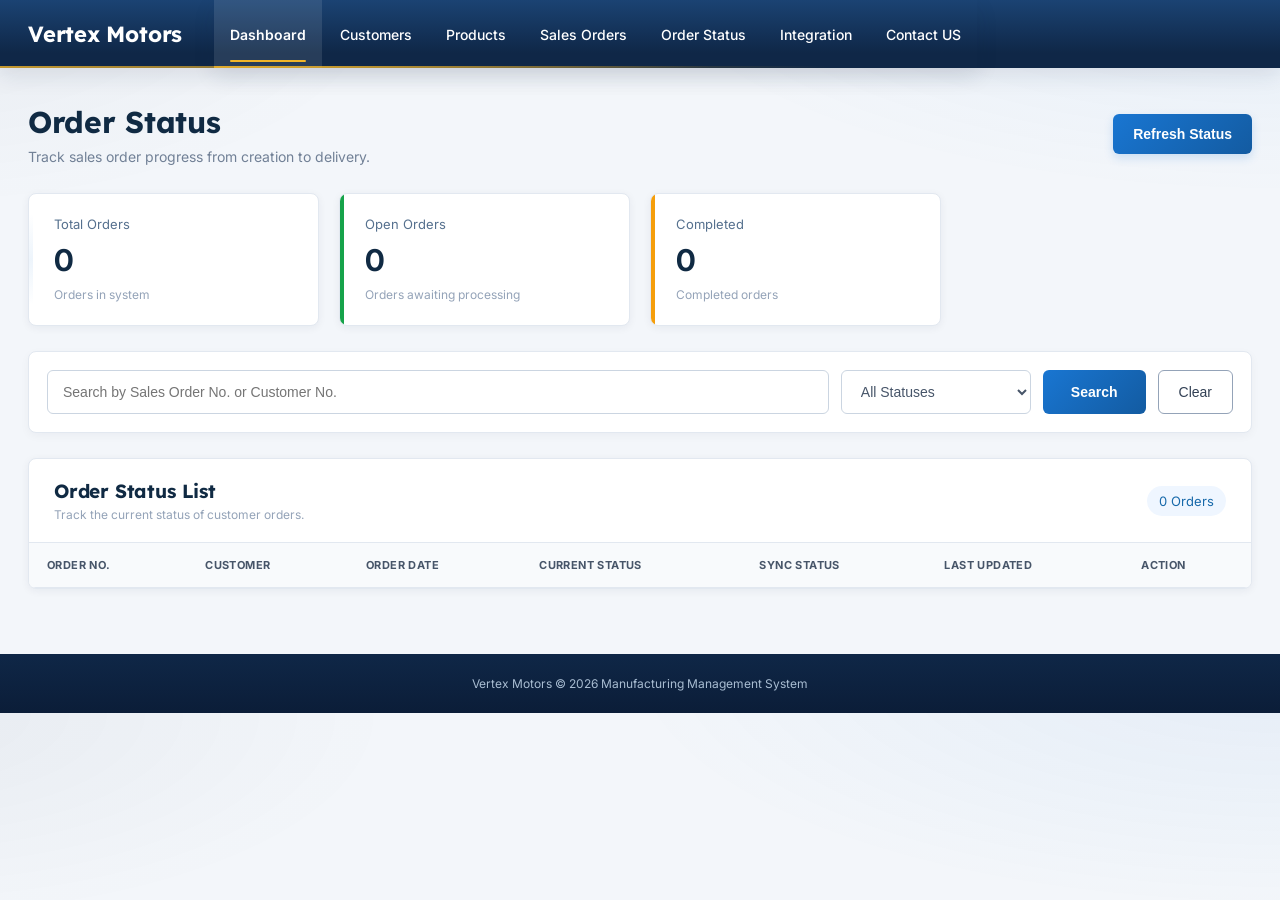
<file: orderstatus.html>
<!DOCTYPE html>
<html lang="en">
<head>
    <meta charset="UTF-8">
    <meta name="viewport" content="width=device-width, initial-scale=1.0">

    <title>Vertex Motors - Order Status</title>

    <style>

        /* =====================================================
           GLOBAL
        ===================================================== */

        * {
            box-sizing: border-box;
            margin: 0;
            padding: 0;
        }

        body {
            font-family: "Segoe UI", Arial, sans-serif;
            background: #f3f6fa;
            color: #1e293b;
        }


        /* =====================================================
           NAVIGATION
        ===================================================== */

        .top-header {
            height: 68px;
            background: #102f52;

            display: flex;
            align-items: center;

            padding: 0 28px;

            box-shadow:
                0 2px 8px rgba(15, 39, 71, 0.18);

            color: white;
        }

        .brand {
            font-size: 22px;
            font-weight: 700;

            margin-right: 32px;

            white-space: nowrap;
        }

        .main-nav {
            height: 68px;

            display: flex;
            align-items: center;

            gap: 2px;

            overflow-x: auto;
        }

        .main-nav a {
            height: 68px;

            display: flex;
            align-items: center;

            padding: 0 16px;

            color: white;

            text-decoration: none;

            font-size: 14px;
            font-weight: 500;

            white-space: nowrap;

            transition: 0.2s;
        }

        .main-nav a:hover {
            background: #163f6b;
        }

        .main-nav a.active {
            background: #23628f;
            font-weight: 600;
        }


        /* =====================================================
           CONTAINER
        ===================================================== */

        .container {
            max-width: 1400px;

            margin: 0 auto;

            padding: 35px 28px;
        }


        /* =====================================================
           PAGE HEADER
        ===================================================== */

        .page-header {
            display: flex;

            justify-content: space-between;

            align-items: center;

            margin-bottom: 28px;
        }

        .page-header h1 {
            font-size: 30px;

            color: #102a43;

            margin-bottom: 7px;
        }

        .page-header p {
            color: #718096;

            font-size: 14px;
        }


        /* =====================================================
           BUTTON
        ===================================================== */

        .primary-button {
            background: #1976d2;

            color: white;

            border: none;

            padding: 12px 20px;

            border-radius: 6px;

            font-size: 14px;

            font-weight: 600;

            cursor: pointer;

            box-shadow:
                0 4px 10px rgba(25, 118, 210, 0.18);

            transition: 0.2s;
        }

        .primary-button:hover {
            background: #1565c0;

            transform: translateY(-1px);
        }


        /* =====================================================
           SUMMARY CARDS
        ===================================================== */

        .summary-cards {
            display: grid;

            grid-template-columns:
                repeat(4, 1fr);

            gap: 20px;

            margin-bottom: 25px;
        }

        .summary-card {
            background: white;

            border: 1px solid #e2e8f0;

            border-radius: 8px;

            padding: 22px 25px;

            min-height: 130px;

            position: relative;

            overflow: hidden;

            box-shadow:
                0 3px 10px
                rgba(15, 23, 42, 0.05);
        }

        .summary-card::before {
            content: "";

            position: absolute;

            left: 0;
            top: 0;
            bottom: 0;

            width: 4px;

            background: #1976d2;
        }

        .summary-card:nth-child(2)::before {
            background: #16a34a;
        }

        .summary-card:nth-child(3)::before {
            background: #f59e0b;
        }

        .summary-card:nth-child(4)::before {
            background: #7c3aed;
        }

        .summary-card span {
            display: block;

            color: #55708e;

            font-size: 13px;

            margin-bottom: 10px;
        }

        .summary-card strong {
            display: block;

            color: #102a43;

            font-size: 30px;

            margin-bottom: 5px;
        }

        .summary-card small {
            color: #94a3b8;

            font-size: 12px;
        }


        /* =====================================================
           SEARCH
        ===================================================== */

        .search-section {
            background: white;

            border: 1px solid #e2e8f0;

            border-radius: 8px;

            padding: 18px;

            display: flex;

            gap: 12px;

            margin-bottom: 25px;

            box-shadow:
                0 3px 10px
                rgba(15, 23, 42, 0.04);
        }

        .search-section input {
            flex: 1;

            padding: 12px 15px;

            border: 1px solid #cbd5e1;

            border-radius: 6px;

            font-size: 14px;

            outline: none;
        }

        .search-section input:focus {
            border-color: #1976d2;

            box-shadow:
                0 0 0 3px
                rgba(25, 118, 210, 0.08);
        }

        .search-section select {
            width: 190px;

            padding: 12px 15px;

            border: 1px solid #cbd5e1;

            border-radius: 6px;

            background: white;

            color: #475569;

            font-size: 14px;

            outline: none;
        }

        .search-button {
            padding: 12px 28px;

            background: #1976d2;

            color: white;

            border: none;

            border-radius: 6px;

            font-size: 14px;

            font-weight: 600;

            cursor: pointer;
        }

        .search-button:hover {
            background: #1565c0;
        }

        .clear-button {
            padding: 12px 20px;

            background: white;

            color: #334155;

            border: 1px solid #94a3b8;

            border-radius: 6px;

            font-size: 14px;

            cursor: pointer;
        }

        .clear-button:hover {
            background: #f8fafc;
        }


        /* =====================================================
           TABLE PANEL
        ===================================================== */

        .table-panel {
            background: white;

            border: 1px solid #e2e8f0;

            border-radius: 8px;

            overflow: hidden;

            box-shadow:
                0 4px 12px
                rgba(15, 23, 42, 0.05);
        }

        .table-header {
            padding: 20px 25px;

            display: flex;

            justify-content: space-between;

            align-items: center;

            border-bottom: 1px solid #e2e8f0;
        }

        .table-header h2 {
            font-size: 19px;

            color: #102a43;

            margin-bottom: 4px;
        }

        .table-header p {
            color: #94a3b8;

            font-size: 12px;
        }

        .order-count {
            color: #1769aa;

            font-size: 13px;

            background: #eff6ff;

            padding: 7px 12px;

            border-radius: 15px;
        }


        /* =====================================================
           TABLE
        ===================================================== */

        table {
            width: 100%;

            border-collapse: collapse;
        }

        th {
            padding: 15px 18px;

            text-align: left;

            background: #f8fafc;

            color: #475569;

            font-size: 11px;

            font-weight: 700;

            text-transform: uppercase;

            letter-spacing: 0.3px;

            border-bottom: 1px solid #e2e8f0;
        }

        td {
            padding: 16px 18px;

            text-align: left;

            border-bottom: 1px solid #edf2f7;

            font-size: 13px;

            color: #334155;
        }

        tbody tr:hover {
            background: #f8fbff;
        }

        td:first-child {
            color: #1769aa;

            font-weight: 600;
        }


        /* =====================================================
           STATUS BADGES
        ===================================================== */

        .status {
            display: inline-block;

            padding: 6px 12px;

            border-radius: 20px;

            font-size: 11px;

            font-weight: 600;
        }

        .status-open {
            background: #e0f2fe;

            color: #0369a1;
        }

        .status-confirmed {
            background: #e0f2fe;

            color: #0369a1;
        }

        .status-production {
            background: #fff7ed;

            color: #c2410c;
        }

        .status-ready {
            background: #f3e8ff;

            color: #7e22ce;
        }

        .status-shipped {
            background: #e0f2fe;

            color: #1769aa;
        }

        .status-delivered {
            background: #dcfce7;

            color: #15803d;
        }

        .status-cancelled {
            background: #fee2e2;

            color: #b91c1c;
        }


        /* =====================================================
           SYNC STATUS
        ===================================================== */

        .sync-status {
            display: inline-block;

            padding: 6px 11px;

            border-radius: 20px;

            font-size: 11px;

            font-weight: 600;
        }

        .sync-success {
            background: #dcfce7;

            color: #15803d;
        }

        .sync-pending {
            background: #fff4d6;

            color: #9a6700;
        }

        .sync-failed {
            background: #fee2e2;

            color: #b91c1c;
        }


        /* =====================================================
           VIEW BUTTON
        ===================================================== */

        .view-button {
            background: #eff6ff;

            color: #1769aa;

            border: 1px solid #bfdbfe;

            padding: 6px 13px;

            border-radius: 5px;

            font-size: 12px;

            font-weight: 600;

            cursor: pointer;
        }

        .view-button:hover {
            background: #dbeafe;
        }


        /* =====================================================
           EMPTY STATE
        ===================================================== */

        .empty-state {
            text-align: center;

            padding: 55px 20px;

            color: #94a3b8;

            font-size: 13px;
        }


        /* =====================================================
           MODAL
        ===================================================== */

        .modal {
            display: none;

            position: fixed;

            top: 0;
            left: 0;

            width: 100%;
            height: 100%;

            background:
                rgba(15, 39, 71, 0.45);

            align-items: center;

            justify-content: center;

            z-index: 1000;
        }

        .modal-content {
            width: 650px;

            max-width: 90%;

            max-height: 90vh;

            overflow-y: auto;

            background: white;

            border-radius: 10px;

            box-shadow:
                0 15px 40px
                rgba(0, 0, 0, 0.20);
        }

        .modal-header {
            background: #102f52;

            color: white;

            padding: 20px 25px;

            display: flex;

            justify-content: space-between;

            align-items: center;
        }

        .modal-header h2 {
            font-size: 19px;
        }

        .close-button {
            background: transparent;

            border: none;

            color: white;

            font-size: 25px;

            cursor: pointer;
        }

        .modal-body {
            padding: 25px;
        }


        /* =====================================================
           ORDER DETAILS
        ===================================================== */

        .detail-grid {
            display: grid;

            grid-template-columns: 1fr 1fr;

            gap: 18px;

            margin-bottom: 25px;
        }

        .detail-box {
            padding: 15px;

            background: #f8fafc;

            border: 1px solid #e2e8f0;

            border-radius: 6px;
        }

        .detail-box label {
            display: block;

            color: #829ab1;

            font-size: 11px;

            font-weight: 600;

            text-transform: uppercase;

            margin-bottom: 6px;
        }

        .detail-box strong {
            color: #243b53;

            font-size: 14px;
        }


        /* =====================================================
           ORDER PROGRESS
        ===================================================== */

        .progress-title {
            color: #102a43;

            font-size: 17px;

            margin-bottom: 20px;
        }

        .progress {
            display: flex;

            align-items: center;

            justify-content: space-between;

            position: relative;
        }

        .progress::before {
            content: "";

            position: absolute;

            top: 18px;

            left: 25px;

            right: 25px;

            height: 2px;

            background: #dbe4ed;

            z-index: 0;
        }

        .progress-step {
            position: relative;

            z-index: 1;

            display: flex;

            flex-direction: column;

            align-items: center;

            width: 90px;

            text-align: center;
        }

        .step-circle {
            width: 36px;

            height: 36px;

            border-radius: 50%;

            background: #e2e8f0;

            color: #64748b;

            display: flex;

            align-items: center;

            justify-content: center;

            font-size: 12px;

            font-weight: 700;

            margin-bottom: 8px;

            border: 3px solid white;
        }

        .progress-step.completed .step-circle {
            background: #16a34a;

            color: white;
        }

        .progress-step.current .step-circle {
            background: #1976d2;

            color: white;

            box-shadow:
                0 0 0 4px
                rgba(25, 118, 210, 0.12);
        }

        .progress-step span {
            color: #64748b;

            font-size: 10px;

            font-weight: 600;
        }

        .progress-step.current span {
            color: #1769aa;
        }


        /* =====================================================
           FOOTER
        ===================================================== */

        footer {
            margin-top: 30px;

            background: #0f2747;

            color: #a9bdd2;

            text-align: center;

            padding: 22px;

            font-size: 12px;
        }


        /* =====================================================
           RESPONSIVE
        ===================================================== */

        @media (max-width: 1100px) {

            .summary-cards {
                grid-template-columns:
                    repeat(2, 1fr);
            }

            .navbar {
                overflow-x: auto;
            }

            .container {
                padding: 25px 20px;
            }

            .table-panel {
                overflow-x: auto;
            }

            table {
                min-width: 1000px;
            }
        }


        @media (max-width: 700px) {

            .page-header {
                flex-direction: column;

                align-items: flex-start;

                gap: 15px;
            }

            .summary-cards {
                grid-template-columns: 1fr;
            }

            .search-section {
                flex-direction: column;
            }

            .search-section select {
                width: 100%;
            }

            .search-button,
            .clear-button {
                width: 100%;
            }

            .detail-grid {
                grid-template-columns: 1fr;
            }

            .progress {
                overflow-x: auto;

                justify-content: flex-start;

                gap: 15px;

                padding-bottom: 10px;
            }

            .progress::before {
                display: none;
            }
        }

    </style>
</head>

   <link rel="stylesheet" href="enhance.css">
<body>


<!-- =====================================================
     HEADER
===================================================== -->

<header class="top-header">

    <div class="brand">
        Vertex Motors
    </div>

    <nav class="main-nav">

          <a href="index.html" class="active">Dashboard</a>
        <a href="customers.html">Customers</a>
        <a href="items.html">Products</a>
        <a href="salesorders.html">Sales Orders</a>
        <a href="orderstatus.html">Order Status</a>
          <a href="integration.html">Integration</a>
          <a href="contact.html">Contact US</a>


    </nav>

</header>


<!-- =====================================================
     MAIN
===================================================== -->

<main class="container">


    <!-- PAGE HEADER -->

    <section class="page-header">

        <div>

            <h1>
                Order Status
            </h1>

            <p>
                Track sales order progress from creation to delivery.
            </p>

        </div>

        <button
            class="primary-button"
            onclick="refreshOrders()">

            Refresh Status

        </button>

    </section>



    <!-- =================================================
         SUMMARY CARDS
    ================================================== -->

    <section class="summary-cards">


        <div class="summary-card">

            <span>
                Total Orders
            </span>

            <strong id="totalOrders">
                0
            </strong>

            <small>
                Orders in system
            </small>

        </div>


        <div class="summary-card">

            <span>
                Open Orders
            </span>

            <strong id="openOrders">
                0
            </strong>

            <small>
                Orders awaiting processing
            </small>

        </div>


        <!-- <div class="summary-card">

            <span>
                In Production
            </span>

            <strong id="productionOrders">
                0
            </strong>

            <small>
                Currently being manufactured
            </small>

        </div> -->


        <div class="summary-card">

            <span>
                Completed
            </span>

            <strong id="completedOrders">
                0
            </strong>

            <small>
                Completed orders
            </small>

        </div>


    </section>



    <!-- =================================================
         SEARCH
    ================================================== -->

    <section class="search-section">

        <input
            type="text"
            id="searchInput"
            placeholder="Search by Sales Order No. or Customer No."
            onkeyup="handleSearchKey(event)"
        >


        <select id="statusFilter">

            <option value="all">
                All Statuses
            </option>

            <option value="open">
                Open
            </option>

            <option value="confirmed">
                Confirmed
            </option>

            <option value="production">
                In Production
            </option>

            <option value="ready">
                Ready
            </option>

            <option value="shipped">
                Shipped
            </option>

            <option value="delivered">
                Delivered
            </option>

            <option value="cancelled">
                Cancelled
            </option>

        </select>


        <button
            class="search-button"
            onclick="searchOrders()">

            Search

        </button>


        <button
            class="clear-button"
            onclick="clearSearch()">

            Clear

        </button>

    </section>



    <!-- =================================================
         ORDER TABLE
    ================================================== -->

    <section class="table-panel">


        <div class="table-header">

            <div>

                <h2>
                    Order Status List
                </h2>

                <p>
                    Track the current status of customer orders.
                </p>

            </div>


            <span
                class="order-count"
                id="orderCount">

                0 Orders

            </span>

        </div>



        <div id="tableContainer">

            <table>

                <thead>

                    <tr>

                        <th>
                            Order No.
                        </th>

                        <th>
                            Customer
                        </th>

                        <th>
                            Order Date
                        </th>

                        <th>
                            Current Status
                        </th>

                        <th>
                            Sync Status
                        </th>

                        <th>
                            Last Updated
                        </th>

                        <th>
                            Action
                        </th>

                    </tr>

                </thead>


                <tbody id="orderTableBody">

                </tbody>

            </table>

        </div>


    </section>


</main>



<!-- =====================================================
     ORDER DETAILS MODAL
===================================================== -->

<div
    class="modal"
    id="orderModal"
    onclick="closeModalOutside(event)">


    <div class="modal-content">


        <div class="modal-header">

            <h2>
                Order Status Details
            </h2>

            <button
                class="close-button"
                onclick="closeModal()">

                ×

            </button>

        </div>


        <div class="modal-body">


            <div class="detail-grid">


                <div class="detail-box">

                    <label>
                        Sales Order
                    </label>

                    <strong id="detailOrderNo">
                        -
                    </strong>

                </div>


                <div class="detail-box">

                    <label>
                        Customer
                    </label>

                    <strong id="detailCustomer">
                        -
                    </strong>

                </div>


                <div class="detail-box">

                    <label>
                        Order Date
                    </label>

                    <strong id="detailDate">
                        -
                    </strong>

                </div>


                <div class="detail-box">

                    <label>
                        Current Status
                    </label>

                    <strong id="detailStatus">
                        -
                    </strong>

                </div>


            </div>


            <h3 class="progress-title">
                Order Progress
            </h3>


            <div
                class="progress"
                id="progressContainer">

            </div>


        </div>

    </div>

</div>



<!-- =====================================================
     FOOTER
===================================================== -->

<footer>

    Vertex Motors © 2026
    <span>
        Manufacturing Management System
    </span>

</footer>



<script>

/* =========================================================
   GLOBAL ORDER DATA
========================================================= */

let allOrders = [];


/* =========================================================
   GET ARRAY FROM LOCAL STORAGE
========================================================= */

function getArray(key) {

    try {

        const data =
            JSON.parse(
                localStorage.getItem(key)
            );

        return Array.isArray(data)
            ? data
            : [];

    } catch (error) {

        return [];

    }

}


/* =========================================================
   GET SALES ORDERS
========================================================= */

function getSalesOrders() {

    /*
       Your project has used different names
       during development.

       We support all of them.
    */

    let orders =
        getArray("vertexSalesOrders");


    if (orders.length === 0) {

        orders =
            getArray("salesOrders");

    }


    if (orders.length === 0) {

        orders =
            getArray("orders");

    }


    return orders;

}


/* =========================================================
   GET ORDER STATUS
========================================================= */

function getOrderStatus(order) {

    let status =
        order.status ||
        order.Status ||
        order.orderStatus ||
        order.OrderStatus ||
        "Open";


    status =
        String(status)
            .trim()
            .toLowerCase();


    if (
        status === "in production" ||
        status === "production" ||
        status === "manufacturing"
    ) {

        return "In Production";

    }


    if (
        status === "complete" ||
        status === "completed" ||
        status === "delivered"
    ) {

        return "Delivered";

    }


    if (status === "confirmed") {

        return "Confirmed";

    }


    if (status === "ready") {

        return "Ready";

    }


    if (status === "shipped") {

        return "Shipped";

    }


    if (status === "cancelled" ||
        status === "canceled") {

        return "Cancelled";

    }


    return "Open";

}


/* =========================================================
   GET CUSTOMER
========================================================= */

function getCustomer(order) {

    return (

        order.customerName ||

        order.CustomerName ||

        order.customer ||

        order.Customer ||

        order.customerNo ||

        order.CustomerNo ||

        "-"

    );

}


/* =========================================================
   GET ORDER NUMBER
========================================================= */

function getOrderNumber(order) {

    return (

        order.orderNo ||

        order.OrderNo ||

        order.salesOrderNo ||

        order.SalesOrderNo ||

        order.no ||

        order.No ||

        "-"

    );

}


/* =========================================================
   GET ORDER DATE
========================================================= */

function getOrderDate(order) {

    return (

        order.orderDate ||

        order.OrderDate ||

        order.date ||

        order.Date ||

        "-"

    );

}


/* =========================================================
   GET SYNC STATUS
========================================================= */

function getSyncStatus(order) {

    const sync =
        String(

            order.syncStatus ||

            order.SyncStatus ||

            order.sync_status ||

            ""

        )
        .trim()
        .toLowerCase();


    if (
        sync === "failed" ||
        sync === "error"
    ) {

        return "Failed";

    }


    if (
        sync === "success" ||
        sync === "synced" ||
        sync === "connected"
    ) {

        return "Synced";

    }


    return "Pending";

}


/* =========================================================
   FORMAT STATUS CLASS
========================================================= */

function getStatusClass(status) {

    switch (status) {

        case "Confirmed":
            return "status-confirmed";

        case "In Production":
            return "status-production";

        case "Ready":
            return "status-ready";

        case "Shipped":
            return "status-shipped";

        case "Delivered":
            return "status-delivered";

        case "Cancelled":
            return "status-cancelled";

        default:
            return "status-open";

    }

}


/* =========================================================
   SYNC STATUS CLASS
========================================================= */

function getSyncClass(status) {

    if (status === "Synced") {

        return "sync-success";

    }

    if (status === "Failed") {

        return "sync-failed";

    }

    return "sync-pending";

}


/* =========================================================
   LOAD ORDERS
========================================================= */

function loadOrders() {

    allOrders =
        getSalesOrders();

    updateSummary();

    renderOrders(allOrders);

}


/* =========================================================
   UPDATE SUMMARY
========================================================= */

function updateSummary() {

    const total =
        allOrders.length;


    const open =
        allOrders.filter(
            order =>
                getOrderStatus(order) === "Open"
        ).length;


    const production =
        allOrders.filter(
            order =>
                getOrderStatus(order) === "In Production"
        ).length;


    const completed =
        allOrders.filter(
            order => {

                const status =
                    getOrderStatus(order);

                return (
                    status === "Delivered"
                );

            }
        ).length;


    document.getElementById(
        "totalOrders"
    ).textContent = total;


    document.getElementById(
        "openOrders"
    ).textContent = open;


    document.getElementById(
        "productionOrders"
    ).textContent = production;


    document.getElementById(
        "completedOrders"
    ).textContent = completed;

}


/* =========================================================
   RENDER ORDERS
========================================================= */

function renderOrders(orders) {

    const tbody =
        document.getElementById(
            "orderTableBody"
        );


    const orderCount =
        document.getElementById(
            "orderCount"
        );


    tbody.innerHTML = "";


    orderCount.textContent =
        orders.length +
        (
            orders.length === 1
                ? " Order"
                : " Orders"
        );


    if (orders.length === 0) {

        tbody.innerHTML = `

            <tr>

                <td
                    colspan="7"
                    class="empty-state">

                    No sales orders created yet.

                </td>

            </tr>

        `;

        return;

    }


    orders.forEach(
        function(order, index) {

            const orderNo =
                getOrderNumber(order);


            const customer =
                getCustomer(order);


            const date =
                getOrderDate(order);


            const status =
                getOrderStatus(order);


            const sync =
                getSyncStatus(order);


            const updated =
                order.lastUpdated ||
                order.LastUpdated ||
                order.updatedAt ||
                order.UpdatedAt ||
                date;


            const row =
                document.createElement("tr");


            row.innerHTML = `

                <td>
                    ${escapeHtml(orderNo)}
                </td>

                <td>
                    ${escapeHtml(customer)}
                </td>

                <td>
                    ${escapeHtml(date)}
                </td>

                <td>

                    <span
                        class="status ${getStatusClass(status)}">

                        ${escapeHtml(status)}

                    </span>

                </td>

                <td>

                    <span
                        class="sync-status ${getSyncClass(sync)}">

                        ${escapeHtml(sync)}

                    </span>

                </td>

                <td>
                    ${escapeHtml(updated)}
                </td>

                <td>

                    <button
                        class="view-button"
                        onclick="viewOrder(${index})">

                        View

                    </button>

                </td>

            `;


            tbody.appendChild(row);

        }
    );

}


/* =========================================================
   SEARCH
========================================================= */

function searchOrders() {

    const search =
        document.getElementById(
            "searchInput"
        )
        .value
        .trim()
        .toLowerCase();


    const status =
        document.getElementById(
            "statusFilter"
        )
        .value;


    const filtered =
        allOrders.filter(
            function(order) {


                const orderNo =
                    getOrderNumber(order)
                    .toLowerCase();


                const customer =
                    getCustomer(order)
                    .toLowerCase();


                const currentStatus =
                    getOrderStatus(order)
                    .toLowerCase();


                const searchMatch =
                    search === "" ||
                    orderNo.includes(search) ||
                    customer.includes(search);


                const statusMatch =
                    status === "all" ||
                    currentStatus ===
                        convertFilterStatus(status);


                return (
                    searchMatch &&
                    statusMatch
                );

            }
        );


    renderOrders(filtered);

}


/* =========================================================
   CONVERT FILTER STATUS
========================================================= */

function convertFilterStatus(status) {

    const map = {

        open: "Open",

        confirmed: "Confirmed",

        production: "In Production",

        ready: "Ready",

        shipped: "Shipped",

        delivered: "Delivered",

        cancelled: "Cancelled"

    };


    return map[status] || status;

}


/* =========================================================
   ENTER KEY SEARCH
========================================================= */

function handleSearchKey(event) {

    if (
        event.key === "Enter"
    ) {

        searchOrders();

    }

}


/* =========================================================
   CLEAR SEARCH
========================================================= */

function clearSearch() {

    document.getElementById(
        "searchInput"
    ).value = "";


    document.getElementById(
        "statusFilter"
    ).value = "all";


    renderOrders(allOrders);

}


/* =========================================================
   REFRESH BUTTON
========================================================= */

function refreshOrders() {

    const button =
        document.querySelector(
            ".primary-button"
        );


    button.textContent =
        "Refreshing...";


    button.disabled =
        true;


    setTimeout(
        function() {

            loadOrders();


            button.textContent =
                "Status Updated";


            setTimeout(
                function() {

                    button.textContent =
                        "Refresh Status";

                    button.disabled =
                        false;

                },
                1000
            );


        },
        500
    );

}


/* =========================================================
   VIEW ORDER
========================================================= */

function viewOrder(index) {

    /*
       We need the actual order from the
       currently displayed list.
    */

    const search =
        document.getElementById(
            "searchInput"
        ).value
        .trim()
        .toLowerCase();


    const statusFilter =
        document.getElementById(
            "statusFilter"
        ).value;


    const filtered =
        allOrders.filter(
            function(order) {

                const orderNo =
                    getOrderNumber(order)
                    .toLowerCase();


                const customer =
                    getCustomer(order)
                    .toLowerCase();


                const currentStatus =
                    getOrderStatus(order)
                    .toLowerCase();


                const searchMatch =
                    search === "" ||
                    orderNo.includes(search) ||
                    customer.includes(search);


                const statusMatch =
                    statusFilter === "all" ||
                    currentStatus ===
                        convertFilterStatus(
                            statusFilter
                        );


                return (
                    searchMatch &&
                    statusMatch
                );

            }
        );


    const order =
        filtered[index];


    if (!order) {

        return;

    }


    const orderNo =
        getOrderNumber(order);


    const customer =
        getCustomer(order);


    const date =
        getOrderDate(order);


    const status =
        getOrderStatus(order);


    document.getElementById(
        "detailOrderNo"
    ).textContent =
        orderNo;


    document.getElementById(
        "detailCustomer"
    ).textContent =
        customer;


    document.getElementById(
        "detailDate"
    ).textContent =
        date;


    document.getElementById(
        "detailStatus"
    ).textContent =
        status;


    createProgress(status);


    document.getElementById(
        "orderModal"
    ).style.display =
        "flex";

}


/* =========================================================
   CREATE ORDER PROGRESS
========================================================= */

function createProgress(currentStatus) {

    const steps = [

        "Open",

        "Confirmed",

        "In Production",

        "Ready",

        "Shipped",

        "Delivered"

    ];


    const container =
        document.getElementById(
            "progressContainer"
        );


    container.innerHTML = "";


    let currentIndex =
        steps.indexOf(currentStatus);


    /*
       Cancelled does not follow the
       normal production flow.
    */

    if (currentStatus === "Cancelled") {

        container.innerHTML = `

            <div class="progress-step current">

                <div class="step-circle">
                    !
                </div>

                <span>
                    Cancelled
                </span>

            </div>

        `;

        return;

    }


    if (currentIndex < 0) {

        currentIndex = 0;

    }


    steps.forEach(
        function(step, index) {

            const div =
                document.createElement("div");


            div.className =
                "progress-step";


            if (
                index < currentIndex
            ) {

                div.classList.add(
                    "completed"
                );

            }


            if (
                index === currentIndex
            ) {

                div.classList.add(
                    "current"
                );

            }


            div.innerHTML = `

                <div class="step-circle">

                    ${
                        index < currentIndex
                            ? "✓"
                            : index + 1
                    }

                </div>

                <span>
                    ${step}
                </span>

            `;


            container.appendChild(div);

        }
    );

}


/* =========================================================
   CLOSE MODAL
========================================================= */

function closeModal() {

    document.getElementById(
        "orderModal"
    ).style.display =
        "none";

}


function closeModalOutside(event) {

    if (
        event.target.id ===
        "orderModal"
    ) {

        closeModal();

    }

}


/* =========================================================
   ESCAPE HTML
========================================================= */

function escapeHtml(value) {

    return String(value)
        .replaceAll("&", "&amp;")
        .replaceAll("<", "&lt;")
        .replaceAll(">", "&gt;")
        .replaceAll('"', "&quot;")
        .replaceAll("'", "&#039;");

}


/* =========================================================
   AUTOMATIC UPDATE
========================================================= */

window.addEventListener(
    "storage",
    function(event) {

        if (

            event.key ===
                "vertexSalesOrders" ||

            event.key ===
                "salesOrders" ||

            event.key ===
                "orders"

        ) {

            loadOrders();

        }

    }
);


/* =========================================================
   UPDATE WHEN PAGE GETS FOCUS
========================================================= */

window.addEventListener(
    "focus",
    function() {

        loadOrders();

    }
);


/* =========================================================
   INITIAL LOAD
========================================================= */

document.addEventListener(
    "DOMContentLoaded",
    function() {

        loadOrders();

    }
);

</script>

</body>
</html>
</file>
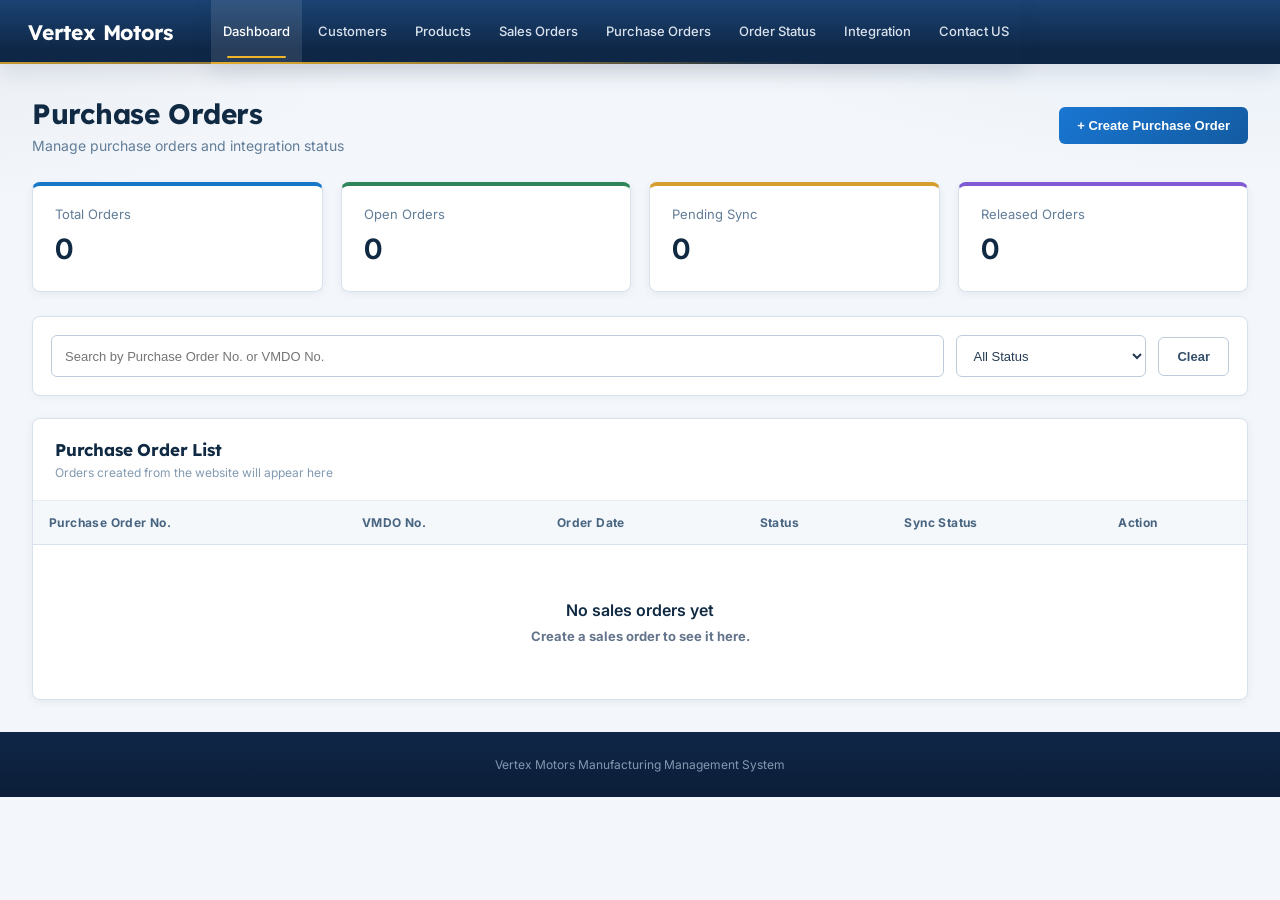
<file: purchaseorders.html>
<!DOCTYPE html>
<html lang="en">
<head>
    <meta charset="UTF-8">
    <meta name="viewport" content="width=device-width, initial-scale=1.0">
    <title>Purchase Orders - Vertex Motors</title>

    <link rel="stylesheet" href="salesorders.css">
     <link rel="stylesheet" href="enhance.css">
</head>

<body>

<!-- ================= HEADER ================= -->

<header class="top-header">

    <div class="brand">
        Vertex Motors
    </div>

    <nav class="main-nav">
    <a href="index.html" class="active">Dashboard</a>
        <a href="customers.html">Customers</a>
        <a href="items.html">Products</a>
        <a href="salesorders.html">Sales Orders</a>
        <a href="purchaseorders.html">Purchase Orders</a>
        <a href="orderstatus.html">Order Status</a>
   <a href="integration.html">Integration</a>
          <a href="contact.html">Contact US</a>
        </a>

    </nav>

</header>


<!-- ================= MAIN ================= -->

<main class="page-container">

    <!-- PAGE HEADER -->

    <section class="page-header">

        <div>

            <h1>Purchase Orders</h1>

            <p>
                Manage  purchase orders and integration status
            </p>

        </div>

        <button
            class="btn btn-primary"
            onclick="openCreateModal()"
        >
            + Create Purchase Order
        </button>

    </section>


    <!-- ================= SUMMARY ================= -->

    <section class="summary-grid">

        <div class="summary-card">

            <div class="summary-label">
                Total Orders
            </div>

            <div
                class="summary-value"
                id="totalPurchaseOrders"
            >
                0
            </div>

        </div>


        <div class="summary-card">

            <div class="summary-label">
                Open Orders
            </div>

            <div
                class="summary-value"
                id="openPurchaseOrders"
            >
                0
            </div>

        </div>


        <div class="summary-card">

            <div class="summary-label">
                Pending Sync
            </div>

            <div
                class="summary-value"
                id="pendingPurchaseOrders"
            >
                0
            </div>

        </div>


        <div class="summary-card">

            <div class="summary-label">
                Released Orders
            </div>

            <div
                class="summary-value"
                id="releasedPurchaseOrders"
            >
                0
            </div>

        </div>

    </section>


    <!-- ================= SEARCH ================= -->

    <section class="search-section">

        <div class="search-box">

            <input
                type="text"
                id="searchInput"
                placeholder="Search by Purchase Order No. or VMDO No."
                oninput="renderPurchaseOrders()"
            >

            <select
                id="statusFilter"
                onchange="renderPurchaseOrders()"
            >

                <option value="">
                    All Status
                </option>

                <option value="Open">
                    Open
                </option>

                <option value="Released">
                    Released
                </option>

                <option value="Cancelled">
                    Cancelled
                </option>

            </select>


            <button
                class="btn btn-secondary"
                onclick="clearSearch()"
            >
                Clear
            </button>

        </div>

    </section>


    <!-- ================= ORDER LIST ================= -->

    <section class="table-card">

        <div class="table-header">

            <div>

                <h2>
                    Purchase Order List
                </h2>

                <p>
                    Orders created from the website will appear here
                </p>

            </div>

        </div>


        <div class="table-responsive">

            <table>

                <thead>

                    <tr>

                        <th>Purchase Order No.</th>

                        <th>VMDO No.</th>

                        <th>Order Date</th>

                        <th>Status</th>

                        <th>Sync Status</th>

                        <th>Action</th>

                    </tr>

                </thead>


                <tbody id="purchaseOrderTableBody">

                </tbody>

            </table>

        </div>

    </section>

</main>


<!-- ================= FOOTER ================= -->

<footer class="footer">

    Vertex Motors Manufacturing Management System

</footer>



<!-- ================================================= -->
<!-- CREATE PURCHASE ORDER MODAL -->
<!-- ================================================= -->

<div
    id="createModal"
    class="modal"
>

    <div class="modal-content">


        <div class="modal-header">

            <div>

                <h2>
                    Create Purchase Order
                </h2>

                <p>
                    Enter sales order information
                </p>

            </div>


            <button
                class="close-btn"
                onclick="closeCreateModal()"
            >
                ×
            </button>

        </div>


        <form
            id="purchaseOrderForm"
            onsubmit="createPurchaseOrder(event)"
        >


            <div class="form-grid">


                <!-- PURCHASE ORDER NUMBER -->

                <div class="form-group">

                    <label for="purchaseOrderNo">
                        Purchase Order No.
                    </label>

                    <input
                        type="text"
                        id="purchaseOrderNo"
                        placeholder="Example: SO1006"
                        required
                    >

                </div>


                <!-- VENDOR -->

                <div class="form-group">

                    <label for="vendorNo">
                        Vendor No.
                    </label>

                    <select
                        id="vendorNo"
                        required
                    >

                        <option value="">
                            Select vendor
                        </option>

                        <option value="1000">
                            Fabrikam, Inc.
                        </option>

                        <option value="2000">
                            First Up Consultants
                        </option>

                        <option value="3000">
                            Graphic Design Institute
                        </option>

                        <option value="4000">
                            Wide World Importers
                        </option>

                        <option value="5000">
                            Nod Publishers
                        </option>

                        <option value="6000">
                            Hydropower Powerline
                        </option>

                        <option value="8200">
                            Subcontractor
                        </option>

                    </select>

                </div>


                <!-- ORDER DATE -->

                <div class="form-group">

                    <label for="orderDate">
                        Order Date
                    </label>

                    <input
                        type="date"
                        id="orderDate"
                        required
                    >

                </div>


                <!-- STATUS -->

                <div class="form-group">

                    <label for="orderStatus">
                        Status
                    </label>

                    <select
                        id="orderStatus"
                        required
                    >

                        <option value="Open">
                            Open
                        </option>

                        <option value="Released">
                            Released
                        </option>

                        <option value="Cancelled">
                            Cancelled
                        </option>

                    </select>

                </div>

            </div>


            <!-- INTEGRATION NOTE -->

            <div class="integration-note">

                <h3>
                    Integration
                </h3>

                <p>
                    After you create the purchase order, it will be
                    sent to Power Automate and stored in SQL.
                    The order will initially have Pending sync status.
                </p>

            </div>


            <!-- FOOTER -->

            <div class="modal-footer">

                <button
                    type="button"
                    class="btn btn-secondary"
                    onclick="closeCreateModal()"
                >
                    Cancel
                </button>


                <button
                    type="submit"
                    class="btn btn-primary"
                    id="createButton"
                >
                    Create Purchase Order
                </button>

            </div>

        </form>

    </div>

</div>



<!-- ================================================= -->
<!-- VIEW ORDER MODAL -->
<!-- ================================================= -->

<div
    id="viewModal"
    class="modal"
>

    <div class="modal-content">


        <div class="modal-header">

            <div>

                <h2>
                    Purchase Order Details
                </h2>

                <p>
                    Sales order information
                </p>

            </div>


            <button
                class="close-btn"
                onclick="closeViewModal()"
            >
                ×
            </button>

        </div>


        <div class="details-grid">


            <div>

                <span>
                    Purchase Order No.
                </span>

                <strong id="viewPurchaseOrderNo">
                    -
                </strong>

            </div>


            <div>

                <span>
                    Vendor No.
                </span>

                        <strong id="viewVendorNo">
                    -
                </strong>

            </div>


            <div>

                <span>
                    Order Date
                </span>

                <strong id="viewOrderDate">
                    -
                </strong>

            </div>


            <div>

                <span>
                    Status
                </span>

                <strong id="viewStatus">
                    -
                </strong>

            </div>


            <div>

                <span>
                    Sync Status
                </span>

                <strong id="viewSyncStatus">
                    -
                </strong>

            </div>


            <div>

                <span>
                    BC System ID
                </span>

                <strong id="viewBcSystemId">
                    -
                </strong>

            </div>


            <div>

                <span>
                    Last Sync
                </span>

                <strong id="viewLastSync">
                    -
                </strong>

            </div>


            <div>

                <span>
                    Sync Error
                </span>

                <strong id="viewSyncError">
                    -
                </strong>

            </div>

        </div>


        <div class="modal-footer">

            <button
                type="button"
                class="btn btn-secondary"
                onclick="closeViewModal()"
            >
                Close
            </button>

        </div>

    </div>

</div>



<!-- ================================================= -->
<!-- JAVASCRIPT -->
<!-- ================================================= -->

<script>


/*
========================================================
POWER AUTOMATE URL
========================================================

PASTE YOUR CURRENT POWER AUTOMATE HTTP TRIGGER URL HERE.

Do not change anything else.
*/

const POWER_AUTOMATE_URL =
"https://e98edb130074e5d08d1e59167e58e9.dd.environment.api.powerplatform.com:443/powerautomate/automations/direct/cu/12/workflows/36aa9049f41b41bdad01e472c7508914/triggers/manual/paths/invoke?api-version=1&sp=%2Ftriggers%2Fmanual%2Frun&sv=1.0&sig=874hSAXPcWEZmEo0iYjDWgCBlZCoaHKBANH6JHB2xZc";
/*
========================================================
LOCAL STORAGE
========================================================
*/

const STORAGE_KEY =
    "vertexPurchaseOrders";


function getPurchaseOrders() {

    return JSON.parse(
        localStorage.getItem(STORAGE_KEY) || "[]"
    );

}


function savePurchaseOrders(orders) {

    localStorage.setItem(
        STORAGE_KEY,
        JSON.stringify(orders)
    );

}


/*
========================================================
OPEN CREATE MODAL
========================================================
*/

function openCreateModal() {

    document.getElementById(
        "createModal"
    ).style.display = "flex";


    document.getElementById(
        "purchaseOrderForm"
    ).reset();


    const today =
        new Date()
            .toISOString()
            .split("T")[0];


    document.getElementById(
        "orderDate"
    ).value = today;

}


/*
========================================================
CLOSE CREATE MODAL
========================================================
*/

function closeCreateModal() {

    document.getElementById(
        "createModal"
    ).style.display = "none";

}


/*
========================================================
CLOSE VIEW MODAL
========================================================
*/

function closeViewModal() {

    document.getElementById(
        "viewModal"
    ).style.display = "none";

}


/*
========================================================
CREATE PURCHASE ORDER
========================================================
*/

async function createPurchaseOrder(event) {

    event.preventDefault();


    const button =
        document.getElementById(
            "createButton"
        );


    const purchaseOrderNo =
        document.getElementById(
            "purchaseOrderNo"
        ).value.trim();


    const vendorNo =
        document.getElementById(
            "vendorNo"
        ).value;


    const orderDate =
        document.getElementById(
            "orderDate"
        ).value;


    const status =
        document.getElementById(
            "orderStatus"
        ).value;


    /*
    -----------------------------------------
    VALIDATION
    -----------------------------------------
    */

    if (
        !purchaseOrderNo ||
        !vendorNo ||
        !orderDate ||
        !status
    ) {

        alert(
            "Please fill all required fields."
        );

        return;

    }


    /*
    -----------------------------------------
    GET EXISTING ORDERS
    -----------------------------------------
    */

    const orders =
        getPurchaseOrders();


    /*
    -----------------------------------------
    DUPLICATE CHECK
    -----------------------------------------
    */

    const duplicate =
        orders.some(
            order =>
                order.PurchaseOrderNo
                    .toLowerCase() ===
                purchaseOrderNo
                    .toLowerCase()
        );


    if (duplicate) {

        alert(
            "This Purchase Order No. already exists."
        );

        return;

    }


    /*
    -----------------------------------------
    DATA SENT TO POWER AUTOMATE
    -----------------------------------------
    */

    const payload = {

        PurchaseOrderNo:
            purchaseOrderNo,

        VendorNo:
            vendorNo,

        OrderDate:
            orderDate,

        Status:
            status

    };


    button.disabled = true;

    button.textContent =
        "Creating...";


    try {


        /*
        -----------------------------------------
        CALL POWER AUTOMATE
        -----------------------------------------
        */

        const response =
            await fetch(
                POWER_AUTOMATE_URL,
                {

                    method: "POST",

                    headers: {

                        "Content-Type":
                            "application/json"

                    },

                    body:
                        JSON.stringify(
                            payload
                        )

                }
            );


        /*
        -----------------------------------------
        CHECK RESPONSE
        -----------------------------------------
        */

        if (!response.ok) {

            throw new Error(
                "Power Automate returned HTTP " +
                response.status
            );

        }


        /*
        -----------------------------------------
        SAVE ORDER TO WEBSITE
        -----------------------------------------
        */

        const newOrder = {

            PurchaseOrderNo:
                purchaseOrderNo,

            VendorNo:
                vendorNo,

            OrderDate:
                orderDate,

            Status:
                status,

            SyncStatus:
                "Pending",

            BcSystemID:
                "",

            LastSyncDateTime:
                "",

            SyncErrorMessage:
                ""

        };


        orders.unshift(
            newOrder
        );


        savePurchaseOrders(
            orders
        );


        /*
        -----------------------------------------
        REFRESH LIST
        -----------------------------------------
        */

        renderPurchaseOrders();


        /*
        -----------------------------------------
        CLOSE FORM
        -----------------------------------------
        */

        closeCreateModal();


        alert(
            "Purchase Order created successfully."
        );


    }
    catch (error) {


        console.error(
            "Purchase Order Error:",
            error
        );


        alert(
            "Purchase Order could not be created.\n\n" +
            error.message
        );


    }
    finally {


        button.disabled = false;

        button.textContent =
            "Create Purchase Order";

    }

}


/*
========================================================
RENDER ORDERS
========================================================
*/

function renderPurchaseOrders() {


    const tbody =
        document.getElementById(
            "purchaseOrderTableBody"
        );


    const search =
        document.getElementById(
            "searchInput"
        )
        .value
        .trim()
        .toLowerCase();


    const statusFilter =
        document.getElementById(
            "statusFilter"
        ).value;


    const orders =
        getPurchaseOrders();


    const filteredOrders =
        orders.filter(
            order => {


                const matchesSearch =

                    !search ||

                    order.PurchaseOrderNo
                        .toLowerCase()
                        .includes(search) ||

                    order.VendorNo
                        .toLowerCase()
                        .includes(search);


                const matchesStatus =

                    !statusFilter ||

                    order.Status ===
                        statusFilter;


                return (
                    matchesSearch &&
                    matchesStatus
                );

            }
        );


    tbody.innerHTML = "";


    /*
    -----------------------------------------
    EMPTY STATE
    -----------------------------------------
    */

    if (
        filteredOrders.length === 0
    ) {

        tbody.innerHTML = `

            <tr>

                <td
                    colspan="6"
                    class="empty-state"
                >

                    <div class="empty-title">
                        No sales orders yet
                    </div>

                    <div class="empty-text">
                        Create a sales order to see it here.
                    </div>

                </td>

            </tr>

        `;

    }


    /*
    -----------------------------------------
    SHOW ORDERS
    -----------------------------------------
    */

    else {


        filteredOrders.forEach(
            order => {


                const row =
                    document.createElement(
                        "tr"
                    );


                row.innerHTML = `

                    <td>

                        <strong>
                            ${escapeHtml(
                                order.PurchaseOrderNo
                            )}
                        </strong>

                    </td>


                    <td>

                        ${escapeHtml(
                            order.VendorNo
                        )}

                    </td>


                    <td>

                        ${formatDate(
                            order.OrderDate
                        )}

                    </td>


                    <td>

                        <span
                            class="status-badge
                            ${getStatusClass(
                                order.Status
                            )}"
                        >

                            ${escapeHtml(
                                order.Status
                            )}

                        </span>

                    </td>


                    <td>

                        <span
                            class="status-badge pending"
                        >

                            ${escapeHtml(
                                order.SyncStatus ||
                                "Pending"
                            )}

                        </span>

                    </td>


                    <td>

                        <button
                            class="btn btn-small"
                            onclick='viewOrder(
                                ${JSON.stringify(order)}
                            )'
                        >
                            View
                        </button>

                    </td>

                `;


                tbody.appendChild(
                    row
                );

            }
        );

    }


    updateSummary(
        orders
    );

}


/*
========================================================
UPDATE SUMMARY
========================================================
*/

function updateSummary(
    orders
) {


    document.getElementById(
        "totalPurchaseOrders"
    ).textContent =
        orders.length;


    document.getElementById(
        "openPurchaseOrders"
    ).textContent =

        orders.filter(
            order =>
                order.Status ===
                "Open"
        ).length;


    document.getElementById(
        "pendingPurchaseOrders"
    ).textContent =

        orders.filter(
            order =>
                !order.SyncStatus ||
                order.SyncStatus ===
                "Pending"
        ).length;


    document.getElementById(
        "releasedPurchaseOrders"
    ).textContent =

        orders.filter(
            order =>
                order.Status ===
                "Released"
        ).length;

}


/*
========================================================
CLEAR SEARCH
========================================================
*/

function clearSearch() {

    document.getElementById(
        "searchInput"
    ).value = "";


    document.getElementById(
        "statusFilter"
    ).value = "";


    renderPurchaseOrders();

}


/*
========================================================
VIEW ORDER
========================================================
*/

function viewOrder(
    order
) {


    document.getElementById(
        "viewPurchaseOrderNo"
    ).textContent =
        order.PurchaseOrderNo || "-";


    document.getElementById(
        "viewVendorNo"
    ).textContent =
        order.VendorNo || "-";


    document.getElementById(
        "viewOrderDate"
    ).textContent =
        formatDate(
            order.OrderDate
        );


    document.getElementById(
        "viewStatus"
    ).textContent =
        order.Status || "-";


    document.getElementById(
        "viewSyncStatus"
    ).textContent =
        order.SyncStatus || "Pending";


    document.getElementById(
        "viewBcSystemId"
    ).textContent =
        order.BcSystemID || "-";


    document.getElementById(
        "viewLastSync"
    ).textContent =
        order.LastSyncDateTime || "-";


    document.getElementById(
        "viewSyncError"
    ).textContent =
        order.SyncErrorMessage || "-";


    document.getElementById(
        "viewModal"
    ).style.display = "flex";

}


/*
========================================================
DATE FORMAT
========================================================
*/

function formatDate(
    dateString
) {

    if (!dateString) {

        return "-";

    }


    const parts =
        dateString.split("-");


    if (
        parts.length === 3
    ) {

        return (
            parts[2] +
            "/" +
            parts[1] +
            "/" +
            parts[0]
        );

    }


    return dateString;

}


/*
========================================================
STATUS CLASS
========================================================
*/

function getStatusClass(
    status
) {

    if (
        status === "Released"
    ) {

        return "released";

    }


    if (
        status === "Cancelled"
    ) {

        return "cancelled";

    }


    return "open";

}


/*
========================================================
HTML ESCAPE
========================================================
*/

function escapeHtml(
    value
) {

    return String(value)

        .replaceAll(
            "&",
            "&amp;"
        )

        .replaceAll(
            "<",
            "&lt;"
        )

        .replaceAll(
            ">",
            "&gt;"
        )

        .replaceAll(
            '"',
            "&quot;"
        )

        .replaceAll(
            "'",
            "&#039;"
        );

}


/*
========================================================
CLOSE MODAL OUTSIDE CLICK
========================================================
*/

window.addEventListener(
    "click",
    function(event) {


        if (
            event.target ===
            document.getElementById(
                "createModal"
            )
        ) {

            closeCreateModal();

        }


        if (
            event.target ===
            document.getElementById(
                "viewModal"
            )
        ) {

            closeViewModal();

        }

    }
);


/*
========================================================
LOAD PAGE
========================================================
*/

document.addEventListener(
    "DOMContentLoaded",
    function() {

        renderPurchaseOrders();

    }
);

</script>

</body>
</html>
</file>
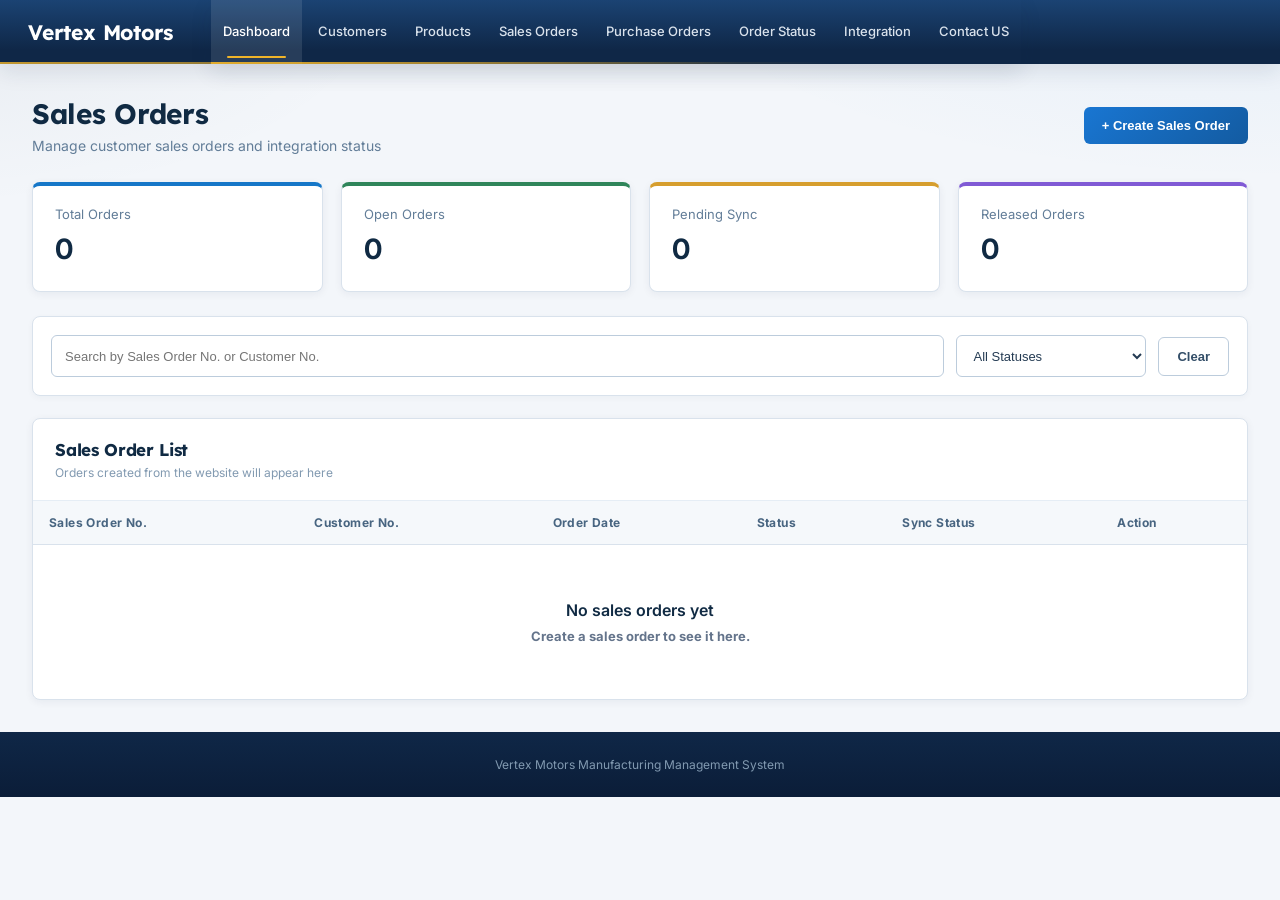
<file: salesorders.html>
<!DOCTYPE html>
<html lang="en">
<head>
    <meta charset="UTF-8">
    <meta name="viewport" content="width=device-width, initial-scale=1.0">
    <title>Sales Orders - Vertex Motors</title>

    <link rel="stylesheet" href="salesorders.css">
     <link rel="stylesheet" href="enhance.css">
</head>

<body>

<!-- ================= HEADER ================= -->

<header class="top-header">

    <div class="brand">
        Vertex Motors
    </div>

    <nav class="main-nav">
  <a href="index.html" class="active">Dashboard</a>
        <a href="customers.html">Customers</a>
        <a href="items.html">Products</a>
        <a href="salesorders.html">Sales Orders</a>
        <a href="purchaseorders.html">Purchase Orders</a>
        <a href="orderstatus.html">Order Status</a>
   <a href="integration.html">Integration</a>
          <a href="contact.html">Contact US</a>
        </a>

    </nav>

</header>


<!-- ================= MAIN ================= -->

<main class="page-container">

    <!-- PAGE HEADER -->

    <section class="page-header">

        <div>

            <h1>Sales Orders</h1>

            <p>
                Manage customer sales orders and integration status
            </p>

        </div>

        <button
            class="btn btn-primary"
            onclick="openCreateModal()"
        >
            + Create Sales Order
        </button>

    </section>


    <!-- ================= SUMMARY ================= -->

    <section class="summary-grid">

        <div class="summary-card">

            <div class="summary-label">
                Total Orders
            </div>

            <div
                class="summary-value"
                id="totalOrders"
            >
                0
            </div>

        </div>


        <div class="summary-card">

            <div class="summary-label">
                Open Orders
            </div>

            <div
                class="summary-value"
                id="openOrders"
            >
                0
            </div>

        </div>


        <div class="summary-card">

            <div class="summary-label">
                Pending Sync
            </div>

            <div
                class="summary-value"
                id="pendingOrders"
            >
                0
            </div>

        </div>


        <div class="summary-card">

            <div class="summary-label">
                Released Orders
            </div>

            <div
                class="summary-value"
                id="releasedOrders"
            >
                0
            </div>

        </div>

    </section>


    <!-- ================= SEARCH ================= -->

    <section class="search-section">

        <div class="search-box">

            <input
                type="text"
                id="searchInput"
                placeholder="Search by Sales Order No. or Customer No."
                oninput="renderOrders()"
            >

            <select
                id="statusFilter"
                onchange="renderOrders()"
            >

                <option value="">
                    All Statuses
                </option>

                <option value="Open">
                    Open
                </option>

                <option value="Released">
                    Released
                </option>

                <option value="Cancelled">
                    Cancelled
                </option>

            </select>


            <button
                class="btn btn-secondary"
                onclick="clearSearch()"
            >
                Clear
            </button>

        </div>

    </section>


    <!-- ================= ORDER LIST ================= -->

    <section class="table-card">

        <div class="table-header">

            <div>

                <h2>
                    Sales Order List
                </h2>

                <p>
                    Orders created from the website will appear here
                </p>

            </div>

        </div>


        <div class="table-responsive">

            <table>

                <thead>

                    <tr>

                        <th>Sales Order No.</th>

                        <th>Customer No.</th>

                        <th>Order Date</th>

                        <th>Status</th>

                        <th>Sync Status</th>

                        <th>Action</th>

                    </tr>

                </thead>


                <tbody id="orderTableBody">

                </tbody>

            </table>

        </div>

    </section>

</main>


<!-- ================= FOOTER ================= -->

<footer class="footer">

    Vertex Motors Manufacturing Management System

</footer>



<!-- ================================================= -->
<!-- CREATE SALES ORDER MODAL -->
<!-- ================================================= -->

<div
    id="createModal"
    class="modal"
>

    <div class="modal-content">


        <div class="modal-header">

            <div>

                <h2>
                    Create Sales Order
                </h2>

                <p>
                    Enter sales order information
                </p>

            </div>


            <button
                class="close-btn"
                onclick="closeCreateModal()"
            >
                ×
            </button>

        </div>


        <form
            id="salesOrderForm"
            onsubmit="createSalesOrder(event)"
        >


            <div class="form-grid">


                <!-- SALES ORDER NUMBER -->

                <div class="form-group">

                    <label for="salesOrderNo">
                        Sales Order No.
                    </label>

                    <input
                        type="text"
                        id="salesOrderNo"
                     
                        required
                    >

                </div>


                <!-- CUSTOMER -->

                <div class="form-group">

                    <label for="customerNo">
                        Customer No.
                    </label>

                    <select
                        id="customerNo"
                        required
                    >

                        <option value="">
                            Select customer
                        </option>

                        <option value="C1001">
                            C1001 - Tata Motors
                        </option>

                        <option value="C1002">
                            C1002 - Mahindra & Mahindra
                        </option>

                        <option value="C1003">
                            C1003 - Ashok Leyland
                        </option>

                        <option value="C1004">
                            C1004 - Bajaj Auto
                        </option>

                        <option value="C1005">
                            C1005 - Metro Auto Ltd.
                        </option>

                    </select>

                </div>


                <!-- ORDER DATE -->

                <div class="form-group">

                    <label for="orderDate">
                        Order Date
                    </label>

                    <input
                        type="date"
                        id="orderDate"
                        required
                    >

                </div>


                <!-- STATUS -->

                <div class="form-group">

                    <label for="orderStatus">
                        Status
                    </label>

                    <select
                        id="orderStatus"
                        required
                    >

                        <option value="Open">
                            Open
                        </option>

                        <option value="Released">
                            Released
                        </option>

                        <option value="Cancelled">
                            Cancelled
                        </option>

                    </select>

                </div>

            </div>


            <!-- INTEGRATION NOTE -->

            <div class="integration-note">

                <h3>
                    Integration
                </h3>

                <p>
                    After you create the sales order, it will be
                    sent to Power Automate and stored in SQL.
                    The order will initially have Pending sync status.
                </p>

            </div>


            <!-- FOOTER -->

            <div class="modal-footer">

                <button
                    type="button"
                    class="btn btn-secondary"
                    onclick="closeCreateModal()"
                >
                    Cancel
                </button>


                <button
                    type="submit"
                    class="btn btn-primary"
                    id="createButton"
                >
                    Create Sales Order
                </button>

            </div>

        </form>

    </div>

</div>



<!-- ================================================= -->
<!-- VIEW ORDER MODAL -->
<!-- ================================================= -->

<div
    id="viewModal"
    class="modal"
>

    <div class="modal-content">


        <div class="modal-header">

            <div>

                <h2>
                    Sales Order Details
                </h2>

                <p>
                    Sales order information
                </p>

            </div>


            <button
                class="close-btn"
                onclick="closeViewModal()"
            >
                ×
            </button>

        </div>


        <div class="details-grid">


            <div>

                <span>
                    Sales Order No.
                </span>

                <strong id="viewSalesOrderNo">
                    -
                </strong>

            </div>


            <div>

                <span>
                    Customer No.
                </span>

                <strong id="viewCustomerNo">
                    -
                </strong>

            </div>


            <div>

                <span>
                    Order Date
                </span>

                <strong id="viewOrderDate">
                    -
                </strong>

            </div>


            <div>

                <span>
                    Status
                </span>

                <strong id="viewStatus">
                    -
                </strong>

            </div>


            <div>

                <span>
                    Sync Status
                </span>

                <strong id="viewSyncStatus">
                    -
                </strong>

            </div>


            <div>

                <span>
                    BC System ID
                </span>

                <strong id="viewBcSystemId">
                    -
                </strong>

            </div>


            <div>

                <span>
                    Last Sync
                </span>

                <strong id="viewLastSync">
                    -
                </strong>

            </div>


            <div>

                <span>
                    Sync Error
                </span>

                <strong id="viewSyncError">
                    -
                </strong>

            </div>

        </div>


        <div class="modal-footer">

            <button
                type="button"
                class="btn btn-secondary"
                onclick="closeViewModal()"
            >
                Close
            </button>

        </div>

    </div>

</div>



<!-- ================================================= -->
<!-- JAVASCRIPT -->
<!-- ================================================= -->

<script>


/*
========================================================
POWER AUTOMATE URL
========================================================

PASTE YOUR CURRENT POWER AUTOMATE HTTP TRIGGER URL HERE.

Do not change anything else.
*/

const POWER_AUTOMATE_URL =
    "https://e98edb130074e5d08d1e59167e58e9.dd.environment.api.powerplatform.com:443/powerautomate/automations/direct/cu/13/workflows/35c3ab036efc4deea89ed642391374ce/triggers/manual/paths/invoke?api-version=1&sp=%2Ftriggers%2Fmanual%2Frun&sv=1.0&sig=yNKXxsADT3OUX52H-Zt5l0Qc5uKHZbNPLDwKpKboA-0";


/*
========================================================
LOCAL STORAGE
========================================================
*/

const STORAGE_KEY =
    "vertexSalesOrders";


function getOrders() {

    return JSON.parse(
        localStorage.getItem(STORAGE_KEY) || "[]"
    );

}


function saveOrders(orders) {

    localStorage.setItem(
        STORAGE_KEY,
        JSON.stringify(orders)
    );

}


/*
========================================================
OPEN CREATE MODAL
========================================================
*/

function openCreateModal() {

    document.getElementById(
        "createModal"
    ).style.display = "flex";


    document.getElementById(
        "salesOrderForm"
    ).reset();


    const today =
        new Date()
            .toISOString()
            .split("T")[0];


    document.getElementById(
        "orderDate"
    ).value = today;

}


/*
========================================================
CLOSE CREATE MODAL
========================================================
*/

function closeCreateModal() {

    document.getElementById(
        "createModal"
    ).style.display = "none";

}


/*
========================================================
CLOSE VIEW MODAL
========================================================
*/

function closeViewModal() {

    document.getElementById(
        "viewModal"
    ).style.display = "none";

}


/*
========================================================
CREATE SALES ORDER
========================================================
*/

async function createSalesOrder(event) {

    event.preventDefault();


    const button =
        document.getElementById(
            "createButton"
        );


    const salesOrderNo =
        document.getElementById(
            "salesOrderNo"
        ).value.trim();


    const customerNo =
        document.getElementById(
            "customerNo"
        ).value;


    const orderDate =
        document.getElementById(
            "orderDate"
        ).value;


    const status =
        document.getElementById(
            "orderStatus"
        ).value;


    /*
    -----------------------------------------
    VALIDATION
    -----------------------------------------
    */

    if (
        !salesOrderNo ||
        !customerNo ||
        !orderDate ||
        !status
    ) {

        alert(
            "Please fill all required fields."
        );

        return;

    }


    /*
    -----------------------------------------
    GET EXISTING ORDERS
    -----------------------------------------
    */

    const orders =
        getOrders();


    /*
    -----------------------------------------
    DUPLICATE CHECK
    -----------------------------------------
    */

    const duplicate =
        orders.some(
            order =>
                order.SalesOrderNo
                    .toLowerCase() ===
                salesOrderNo
                    .toLowerCase()
        );


    if (duplicate) {

        alert(
            "This Sales Order No. already exists."
        );

        return;

    }


    /*
    -----------------------------------------
    DATA SENT TO POWER AUTOMATE
    -----------------------------------------
    */

    const payload = {

        SalesOrderNo:
            salesOrderNo,

        CustomerNo:
            customerNo,

        OrderDate:
            orderDate,

        Status:
            status

    };


    button.disabled = true;

    button.textContent =
        "Creating...";


    try {


        /*
        -----------------------------------------
        CALL POWER AUTOMATE
        -----------------------------------------
        */

        const response =
            await fetch(
                POWER_AUTOMATE_URL,
                {

                    method: "POST",

                    headers: {

                        "Content-Type":
                            "application/json"

                    },

                    body:
                        JSON.stringify(
                            payload
                        )

                }
            );


        /*
        -----------------------------------------
        CHECK RESPONSE
        -----------------------------------------
        */

        if (!response.ok) {

            throw new Error(
                "Power Automate returned HTTP " +
                response.status
            );

        }


        /*
        -----------------------------------------
        SAVE ORDER TO WEBSITE
        -----------------------------------------
        */

        const newOrder = {

            SalesOrderNo:
                salesOrderNo,

            CustomerNo:
                customerNo,

            OrderDate:
                orderDate,

            Status:
                status,

            SyncStatus:
                "Pending",

            BcSystemID:
                "",

            LastSyncDateTime:
                "",

            SyncErrorMessage:
                ""

        };


        orders.unshift(
            newOrder
        );


        saveOrders(
            orders
        );


        /*
        -----------------------------------------
        REFRESH LIST
        -----------------------------------------
        */

        renderOrders();


        /*
        -----------------------------------------
        CLOSE FORM
        -----------------------------------------
        */

        closeCreateModal();


        alert(
            "Sales Order created successfully."
        );


    }
    catch (error) {


        console.error(
            "Sales Order Error:",
            error
        );


        alert(
            "Sales Order could not be created.\n\n" +
            error.message
        );


    }
    finally {


        button.disabled = false;

        button.textContent =
            "Create Sales Order";

    }

}


/*
========================================================
RENDER ORDERS
========================================================
*/

function renderOrders() {


    const tbody =
        document.getElementById(
            "orderTableBody"
        );


    const search =
        document.getElementById(
            "searchInput"
        )
        .value
        .trim()
        .toLowerCase();


    const statusFilter =
        document.getElementById(
            "statusFilter"
        ).value;


    const orders =
        getOrders();


    const filteredOrders =
        orders.filter(
            order => {


                const matchesSearch =

                    !search ||

                    order.SalesOrderNo
                        .toLowerCase()
                        .includes(search) ||

                    order.CustomerNo
                        .toLowerCase()
                        .includes(search);


                const matchesStatus =

                    !statusFilter ||

                    order.Status ===
                        statusFilter;


                return (
                    matchesSearch &&
                    matchesStatus
                );

            }
        );


    tbody.innerHTML = "";


    /*
    -----------------------------------------
    EMPTY STATE
    -----------------------------------------
    */

    if (
        filteredOrders.length === 0
    ) {

        tbody.innerHTML = `

            <tr>

                <td
                    colspan="6"
                    class="empty-state"
                >

                    <div class="empty-title">
                        No sales orders yet
                    </div>

                    <div class="empty-text">
                        Create a sales order to see it here.
                    </div>

                </td>

            </tr>

        `;

    }


    /*
    -----------------------------------------
    SHOW ORDERS
    -----------------------------------------
    */

    else {


        filteredOrders.forEach(
            order => {


                const row =
                    document.createElement(
                        "tr"
                    );


                row.innerHTML = `

                    <td>

                        <strong>
                            ${escapeHtml(
                                order.SalesOrderNo
                            )}
                        </strong>

                    </td>


                    <td>

                        ${escapeHtml(
                            order.CustomerNo
                        )}

                    </td>


                    <td>

                        ${formatDate(
                            order.OrderDate
                        )}

                    </td>


                    <td>

                        <span
                            class="status-badge
                            ${getStatusClass(
                                order.Status
                            )}"
                        >

                            ${escapeHtml(
                                order.Status
                            )}

                        </span>

                    </td>


                    <td>

                        <span
                            class="status-badge pending"
                        >

                            ${escapeHtml(
                                order.SyncStatus ||
                                "Pending"
                            )}

                        </span>

                    </td>


                    <td>

                        <button
                            class="btn btn-small"
                            onclick='viewOrder(
                                ${JSON.stringify(order)}
                            )'
                        >
                            View
                        </button>

                    </td>

                `;


                tbody.appendChild(
                    row
                );

            }
        );

    }


    updateSummary(
        orders
    );

}


/*
========================================================
UPDATE SUMMARY
========================================================
*/

function updateSummary(
    orders
) {


    document.getElementById(
        "totalOrders"
    ).textContent =
        orders.length;


    document.getElementById(
        "openOrders"
    ).textContent =

        orders.filter(
            order =>
                order.Status ===
                "Open"
        ).length;


    document.getElementById(
        "pendingOrders"
    ).textContent =

        orders.filter(
            order =>
                !order.SyncStatus ||
                order.SyncStatus ===
                "Pending"
        ).length;


    document.getElementById(
        "releasedOrders"
    ).textContent =

        orders.filter(
            order =>
                order.Status ===
                "Released"
        ).length;

}


/*
========================================================
CLEAR SEARCH
========================================================
*/

function clearSearch() {

    document.getElementById(
        "searchInput"
    ).value = "";


    document.getElementById(
        "statusFilter"
    ).value = "";


    renderOrders();

}


/*
========================================================
VIEW ORDER
========================================================
*/

function viewOrder(
    order
) {


    document.getElementById(
        "viewSalesOrderNo"
    ).textContent =
        order.SalesOrderNo || "-";


    document.getElementById(
        "viewCustomerNo"
    ).textContent =
        order.CustomerNo || "-";


    document.getElementById(
        "viewOrderDate"
    ).textContent =
        formatDate(
            order.OrderDate
        );


    document.getElementById(
        "viewStatus"
    ).textContent =
        order.Status || "-";


    document.getElementById(
        "viewSyncStatus"
    ).textContent =
        order.SyncStatus || "Pending";


    document.getElementById(
        "viewBcSystemId"
    ).textContent =
        order.BcSystemID || "-";


    document.getElementById(
        "viewLastSync"
    ).textContent =
        order.LastSyncDateTime || "-";


    document.getElementById(
        "viewSyncError"
    ).textContent =
        order.SyncErrorMessage || "-";


    document.getElementById(
        "viewModal"
    ).style.display = "flex";

}


/*
========================================================
DATE FORMAT
========================================================
*/

function formatDate(
    dateString
) {

    if (!dateString) {

        return "-";

    }


    const parts =
        dateString.split("-");


    if (
        parts.length === 3
    ) {

        return (
            parts[2] +
            "/" +
            parts[1] +
            "/" +
            parts[0]
        );

    }


    return dateString;

}


/*
========================================================
STATUS CLASS
========================================================
*/

function getStatusClass(
    status
) {

    if (
        status === "Released"
    ) {

        return "released";

    }


    if (
        status === "Cancelled"
    ) {

        return "cancelled";

    }


    return "open";

}


/*
========================================================
HTML ESCAPE
========================================================
*/

function escapeHtml(
    value
) {

    return String(value)

        .replaceAll(
            "&",
            "&amp;"
        )

        .replaceAll(
            "<",
            "&lt;"
        )

        .replaceAll(
            ">",
            "&gt;"
        )

        .replaceAll(
            '"',
            "&quot;"
        )

        .replaceAll(
            "'",
            "&#039;"
        );

}


/*
========================================================
CLOSE MODAL OUTSIDE CLICK
========================================================
*/

window.addEventListener(
    "click",
    function(event) {


        if (
            event.target ===
            document.getElementById(
                "createModal"
            )
        ) {

            closeCreateModal();

        }


        if (
            event.target ===
            document.getElementById(
                "viewModal"
            )
        ) {

            closeViewModal();

        }

    }
);


/*
========================================================
LOAD PAGE
========================================================
*/

document.addEventListener(
    "DOMContentLoaded",
    function() {

        renderOrders();

    }
);

</script>

</body>
</html>
</file>
<file: enhance.css>
/* =========================================================
   VERTEX MOTORS - DESIGN SYSTEM LAYER
   Loaded on every page, on top of each page's own styles.
   A single, cohesive visual identity + motion layer:
   refined palette, elevation, typography and hover/focus
   feedback across nav, buttons, cards, tables and forms.
========================================================= */

@import url('https://fonts.googleapis.com/css2?family=Inter:wght@400;500;600;700;800&family=Lexend:wght@600;700;800&display=swap');

:root {
    --vx-navy: #0f2747;
    --vx-navy-2: #14335c;
    --vx-navy-3: #1b4373;
    --vx-blue: #1976d2;
    --vx-blue-dark: #135ba1;
    --vx-blue-light: #eaf3fc;
    --vx-gold: #f0b429;
    --vx-gold-dark: #d99a0e;
    --vx-green: #16a34a;
    --vx-green-light: #e7f8ee;
    --vx-amber: #f59e0b;
    --vx-amber-light: #fff6e0;
    --vx-red: #dc2626;
    --vx-red-light: #fdecec;
    --vx-ink: #102a43;
    --vx-slate: #55708e;
    --vx-slate-light: #829ab1;
    --vx-line: #e2e8f0;
    --vx-bg: #f3f6fa;
    --vx-ease: cubic-bezier(0.22, 1, 0.36, 1);
    --vx-shadow-sm: 0 2px 8px rgba(15, 39, 71, 0.06);
    --vx-shadow-md: 0 8px 22px rgba(15, 39, 71, 0.10);
    --vx-shadow-lg: 0 16px 40px rgba(15, 39, 71, 0.16);
}

html {
    scroll-behavior: smooth;
}

body {
    font-family: "Inter", "Segoe UI", Arial, sans-serif !important;
    -webkit-font-smoothing: antialiased;
    background:
        radial-gradient(1100px 420px at 100% -8%, rgba(25, 118, 210, 0.07), transparent 60%),
        radial-gradient(900px 380px at -8% 0%, rgba(15, 39, 71, 0.05), transparent 55%),
        var(--vx-bg) !important;
}

h1, h2, h3, .page-header h1, .header h1 {
    font-family: "Lexend", "Inter", sans-serif !important;
    letter-spacing: -0.01em;
}

/* Custom scrollbar */
::-webkit-scrollbar { height: 10px; width: 10px; }
::-webkit-scrollbar-track { background: #eef2f7; }
::-webkit-scrollbar-thumb { background: #b7c6d9; border-radius: 10px; }
::-webkit-scrollbar-thumb:hover { background: #8fa6c2; }

/* Visible keyboard focus everywhere */
a:focus-visible, button:focus-visible, input:focus-visible,
select:focus-visible, textarea:focus-visible {
    outline: 2px solid var(--vx-blue) !important;
    outline-offset: 2px;
}

@media (prefers-reduced-motion: reduce) {
    * { animation: none !important; transition: none !important; }
}

/* =========================================================
   HEADER / NAVIGATION
   Subtle depth gradient + gold rule + animated underline
========================================================= */

.navbar, .main-nav, .header, .top-header,
header, div.navbar {
    background: linear-gradient(180deg, var(--vx-navy-3) 0%, var(--vx-navy) 78%) !important;
    box-shadow: var(--vx-shadow-md) !important;
    position: relative;
}

.navbar::after, .main-nav::after, .top-header::after, header::after {
    content: "";
    position: absolute;
    left: 0; right: 0; bottom: 0;
    height: 2px;
    background: linear-gradient(90deg, var(--vx-gold), transparent 65%);
    opacity: .8;
}

.navbar a, .main-nav a, nav a {
    position: relative;
    transition: color .2s var(--vx-ease), background-color .2s var(--vx-ease);
}

.navbar a::after, .main-nav a::after {
    content: "";
    position: absolute;
    left: 16px; right: 16px; bottom: 6px;
    height: 2px;
    background: var(--vx-gold);
    border-radius: 2px;
    transform: scaleX(0);
    transform-origin: left;
    transition: transform .25s var(--vx-ease);
}

.navbar a:hover::after, .main-nav a:hover::after,
.navbar a.active::after, .main-nav a.active::after {
    transform: scaleX(1);
}

.navbar a.active, .main-nav a.active {
    background: rgba(255, 255, 255, 0.10) !important;
}

.logo, .brand {
    font-family: "Lexend", "Inter", sans-serif !important;
    letter-spacing: -0.01em;
    transition: opacity .2s ease;
}
.logo:hover, .brand:hover { opacity: 0.88; }

/* =========================================================
   BUTTONS
========================================================= */

button, .btn, .add-btn, .primary-button, .btn-primary, .add-button,
.save-btn, .save-button, .search-btn, .search-button, .submit-btn,
.cancel-btn, .cancel-button, .clear-btn, .clear-button,
.view-btn, .view-button, .btn-small, .btn-secondary {
    transition: transform .18s var(--vx-ease), box-shadow .18s var(--vx-ease),
                background-color .18s var(--vx-ease), filter .18s var(--vx-ease),
                border-color .18s var(--vx-ease) !important;
}

.add-btn, .primary-button, .btn-primary, .add-button,
.save-btn, .save-button, .search-btn, .search-button, .submit-btn {
    background: linear-gradient(135deg, var(--vx-blue) 0%, var(--vx-blue-dark) 100%) !important;
    border: none !important;
}

.add-btn:hover, .primary-button:hover, .btn-primary:hover, .add-button:hover,
.save-btn:hover, .save-button:hover, .search-btn:hover, .search-button:hover,
.submit-btn:hover {
    transform: translateY(-2px) !important;
    box-shadow: 0 10px 22px rgba(25, 118, 210, 0.32) !important;
    filter: brightness(1.05);
}

.add-btn:active, .primary-button:active, .btn-primary:active, .add-button:active,
.save-btn:active, .save-button:active, .search-btn:active, .search-button:active,
.submit-btn:active {
    transform: translateY(0) !important;
    box-shadow: 0 2px 6px rgba(25, 118, 210, 0.26) !important;
}

.cancel-btn:hover, .cancel-button:hover, .clear-btn:hover, .clear-button:hover,
.btn-secondary:hover {
    transform: translateY(-1px) !important;
    border-color: var(--vx-blue) !important;
    color: var(--vx-blue) !important;
    background: var(--vx-blue-light) !important;
}

.view-btn:hover, .view-button:hover, .btn-small:hover {
    transform: translateY(-1px) !important;
    background: var(--vx-blue-light) !important;
    box-shadow: 0 4px 10px rgba(25, 118, 210, 0.18);
}

button:disabled, button:disabled:hover {
    transform: none !important; box-shadow: none !important;
    filter: none !important; cursor: not-allowed;
}

/* =========================================================
   CARDS / SUMMARY TILES
   Elevation on hover + a quiet glow per card
========================================================= */

.card, .summary-card, .system-box, .integration-card,
.table-panel, .table-card, .table-container, .last-sync-card {
    transition: transform .22s var(--vx-ease), box-shadow .22s var(--vx-ease),
                border-color .22s var(--vx-ease) !important;
    box-shadow: var(--vx-shadow-sm) !important;
}

.summary-card:hover, .card:hover {
    transform: translateY(-4px);
    box-shadow: var(--vx-shadow-lg) !important;
    border-color: #c7d7ea !important;
}

.system-box:hover { transform: translateY(-4px) !important; }

.summary-card, .card.summary-card {
    position: relative;
    overflow: hidden;
}

.summary-card::before {
    content: "";
    /* position: absolute;
    top: -30px; right: -30px;
    width: 90px; height: 90px;
    border-radius: 50%; */
    background: radial-gradient(circle, rgba(25,118,210,0.08), transparent 70%);
    pointer-events: none;
}

/* =========================================================
   TABLES
========================================================= */

th {
    letter-spacing: 0.4px !important;
}

tbody tr {
    transition: background-color .15s ease, box-shadow .15s ease;
}

tbody tr:hover {
    box-shadow: inset 3px 0 0 var(--vx-blue);
    background: var(--vx-blue-light) !important;
}

td:first-child, tbody td:first-child {
    font-weight: 700 !important;
}

/* =========================================================
   STATUS / CATEGORY BADGES - dot indicator + pop on hover
========================================================= */

.status, .status-badge, .connection-status, .category {
    transition: transform .15s ease;
    position: relative;
    padding-left: 22px !important;
}

.status::before, .status-badge::before, .connection-status::before {
    content: "";
    position: absolute;
    left: 10px; top: 50%;
    width: 6px; height: 6px;
    border-radius: 50%;
    background: currentColor;
    transform: translateY(-50%);
    opacity: .85;
}

tr:hover .status, tr:hover .status-badge { transform: scale(1.05); }

/* =========================================================
   FORM FIELDS
========================================================= */

input, select, textarea {
    transition: border-color .18s ease, box-shadow .18s ease !important;
}

input:hover, select:hover, textarea:hover {
    border-color: #94b3d6 !important;
}

label { color: var(--vx-ink) !important; }

/* =========================================================
   MODALS
========================================================= */

.modal[style*="flex"] .modal-content,
.modal[style*="display: flex"] .modal-content,
.modal[style*="display:flex"] .modal-content {
    animation: vxModalRise .25s var(--vx-ease);
    box-shadow: var(--vx-shadow-lg) !important;
}

@keyframes vxModalRise {
    from { opacity: 0; transform: translateY(14px) scale(.98); }
    to   { opacity: 1; transform: translateY(0) scale(1); }
}

.close-btn, .close-button {
    transition: transform .18s ease, opacity .18s ease;
}
.close-btn:hover, .close-button:hover {
    transform: rotate(90deg);
    opacity: 0.8;
}

.modal-header, .modal-content > h2 {
    background: linear-gradient(135deg, var(--vx-navy-3), var(--vx-navy)) !important;
}

/* =========================================================
   EMPTY STATES
========================================================= */

.empty-title, .no-data > div:first-child {
    color: var(--vx-ink) !important;
}

/* =========================================================
   HERO (contact page, etc.)
========================================================= */

.hero {
    background: linear-gradient(135deg, var(--vx-navy) 0%, var(--vx-navy-3) 55%, var(--vx-navy-2) 100%) !important;
    position: relative;
    overflow: hidden;
}

.hero::before {
    content: "";
    position: absolute;
    inset: 0;
    background: radial-gradient(600px 300px at 85% 20%, rgba(240, 180, 41, 0.14), transparent 60%);
    pointer-events: none;
}

/* =========================================================
   FOOTER
========================================================= */

footer {
    background: linear-gradient(180deg, var(--vx-navy) 0%, #0b1d38 100%) !important;
}
</file>
<file: customers.css>
/* =========================================================
   VERTEX MOTORS - CUSTOMER PAGE
   SAME THEME AS SALES ORDERS / PRODUCTS
========================================================= */

* {
    box-sizing: border-box;
    margin: 0;
    padding: 0;
}

body {
    font-family: "Segoe UI", Arial, sans-serif;
    background: #f3f6fa;
    color: #1e293b;
    min-height: 100vh;
}


/* =========================================================
   HEADER
========================================================= */

/* Supports both your old HTML and new HTML */

.header,
.top-header {
    height: 68px;
    background: #0f2747 !important;
    color: white;

    display: flex;
    align-items: center;

    padding: 0 28px;

    box-shadow: 0 2px 8px rgba(15, 39, 71, 0.20);

    position: relative;
    z-index: 100;
}


/* =========================================================
   LOGO
========================================================= */

.logo,
.brand {
    color: #ffffff !important;

    font-size: 21px;

    font-weight: 700;

    white-space: nowrap;

    margin-right: 40px;
}


/* =========================================================
   NAVIGATION
========================================================= */

.navbar,
.main-nav {
    display: flex;

    align-items: center;

    height: 68px;

    gap: 0;

    flex: 1;

    background: #0f2747 !important;

    overflow-x: auto;
}


/* Navigation links */

.navbar a,
.main-nav a {
    position: relative;

    color: #ffffff !important;

    text-decoration: none;

    font-size: 13px;

    font-weight: 500;

    padding: 0 17px;

    height: 68px;

    display: flex;

    align-items: center;

    white-space: nowrap;

    background: transparent !important;

    border: none;

    transition: 0.2s ease;
}


/* Hover */

.navbar a:hover,
.main-nav a:hover {
    background: #163f6b !important;

    color: #ffffff !important;
}


/* Active page */

.navbar a.active,
.main-nav a.active {
    background: #23628f !important;

    color: #ffffff !important;

    font-weight: 600;
}


/* =========================================================
   PAGE CONTAINER
========================================================= */

.container,
.page-container {
    max-width: 1400px;

    margin: 0 auto;

    padding: 35px 28px;
}


/* =========================================================
   PAGE HEADER
========================================================= */

.page-header {
    display: flex;

    justify-content: space-between;

    align-items: center;

    margin-bottom: 28px;
}

.page-header h1 {
    font-size: 30px;

    font-weight: 700;

    color: #102a43;

    margin-bottom: 7px;
}

.page-header p {
    color: #718096;

    font-size: 14px;
}


/* =========================================================
   ADD CUSTOMER BUTTON
========================================================= */

.primary-button,
.btn-primary,
.add-button {
    background: #1976d2 !important;

    color: white !important;

    border: none;

    padding: 12px 22px;

    border-radius: 6px;

    font-size: 14px;

    font-weight: 600;

    cursor: pointer;

    box-shadow:
        0 3px 8px
        rgba(25, 118, 210, 0.18);

    transition: 0.2s ease;
}

.primary-button:hover,
.btn-primary:hover,
.add-button:hover {
    background: #1565c0 !important;

    transform: translateY(-1px);
}


/* =========================================================
   SUMMARY CARDS
========================================================= */

.summary-cards,
.summary-grid {
    display: grid;

    grid-template-columns: repeat(3, 1fr);

    gap: 20px;

    margin-bottom: 25px;
}


.summary-card {
    background: #ffffff;

    border: 1px solid #e2e8f0;

    border-radius: 8px;

    padding: 22px 25px;

    min-height: 115px;

    position: relative;

    overflow: hidden;

    box-shadow:
        0 3px 10px
        rgba(15, 23, 42, 0.05);
}


/* Blue */

.summary-card:nth-child(1) {
    border-left: 4px solid #1976d2;
}


/* Green */

.summary-card:nth-child(2) {
    border-left: 4px solid #16a34a;
}


/* Orange */

.summary-card:nth-child(3) {
    border-left: 4px solid #f59e0b;
}


.summary-card span,
.summary-label {
    display: block;

    color: #55708e;

    font-size: 13px;

    margin-bottom: 10px;
}


.summary-card strong,
.summary-value {
    display: block;

    font-size: 30px;

    font-weight: 700;

    color: #102a43;

    margin-bottom: 5px;
}


.summary-card small {
    color: #94a3b8;

    font-size: 12px;
}


/* =========================================================
   SEARCH
========================================================= */

.search-section {
    background: #ffffff;

    border: 1px solid #e2e8f0;

    border-radius: 8px;

    padding: 18px;

    display: flex;

    align-items: center;

    gap: 12px;

    margin-bottom: 25px;

    box-shadow:
        0 3px 10px
        rgba(15, 23, 42, 0.04);
}


.search-section input,
.search-box input {
    flex: 1;

    height: 42px;

    padding: 0 14px;

    border: 1px solid #cbd5e1;

    border-radius: 6px;

    background: #ffffff;

    color: #334155;

    font-family: inherit;

    font-size: 13px;

    outline: none;
}


.search-section input:focus,
.search-box input:focus {
    border-color: #1976d2;

    box-shadow:
        0 0 0 2px
        rgba(25, 118, 210, 0.10);
}


.search-section input::placeholder,
.search-box input::placeholder {
    color: #829ab1;
}


/* Search button */

.search-button {
    height: 42px;

    padding: 0 28px;

    background: #1976d2 !important;

    color: #ffffff !important;

    border: none;

    border-radius: 6px;

    font-size: 13px;

    font-weight: 600;

    cursor: pointer;
}

.search-button:hover {
    background: #1565c0 !important;
}


/* Clear button */

.clear-button {
    height: 42px;

    padding: 0 18px;

    background: #ffffff;

    color: #334155;

    border: 1px solid #9ca3af;

    border-radius: 6px;

    font-size: 13px;

    cursor: pointer;
}

.clear-button:hover {
    background: #f8fafc;
}


/* =========================================================
   CUSTOMER TABLE
========================================================= */

.table-panel,
.table-card {
    background: #ffffff;

    border: 1px solid #e2e8f0;

    border-radius: 8px;

    overflow: hidden;

    box-shadow:
        0 3px 10px
        rgba(15, 23, 42, 0.05);
}


/* Table header */

.table-header {
    padding: 20px 25px;

    display: flex;

    justify-content: space-between;

    align-items: center;

    border-bottom: 1px solid #e2e8f0;
}


.table-header h2 {
    font-size: 19px;

    color: #102a43;

    margin-bottom: 5px;
}


.table-header p {
    color: #94a3b8;

    font-size: 12px;
}


/* Customer count */

.table-header span,
.record-count {
    color: #1769aa;

    font-size: 12px;

    background: #eff6ff;

    padding: 8px 13px;

    border-radius: 18px;

    white-space: nowrap;
}


/* =========================================================
   TABLE
========================================================= */

table {
    width: 100%;

    border-collapse: collapse;
}


thead {
    background: #f5f8fb;
}


th {
    padding: 15px 18px;

    text-align: left;

    background: #f5f8fb;

    color: #475569;

    font-size: 11px;

    font-weight: 700;

    text-transform: uppercase;

    letter-spacing: 0.3px;

    border-bottom: 1px solid #dce3eb;
}


td {
    padding: 16px 18px;

    text-align: left;

    border-bottom: 1px solid #edf2f7;

    font-size: 13px;

    color: #334155;
}


tbody tr:hover {
    background: #f8fbff;
}


tbody tr:last-child td {
    border-bottom: none;
}


/* Customer number */

td:first-child {
    color: #1769aa;

    font-weight: 600;
}


/* =========================================================
   STATUS
========================================================= */

.status {
    display: inline-block;

    padding: 6px 12px;

    border-radius: 20px;

    font-size: 11px;

    font-weight: 600;
}


.active-status,
.status.active {
    background: #dcfce7;

    color: #15803d;
}


.inactive-status,
.status.inactive {
    background: #f1f5f9;

    color: #64748b;
}


/* =========================================================
   VIEW BUTTON
========================================================= */

.view-button,
.btn-small {
    background: #eff6ff !important;

    color: #1769aa !important;

    border: 1px solid #bfdbfe;

    padding: 7px 14px;

    border-radius: 5px;

    font-size: 12px;

    font-weight: 600;

    cursor: pointer;
}


.view-button:hover,
.btn-small:hover {
    background: #dbeafe !important;
}


/* =========================================================
   EMPTY STATE
========================================================= */

.empty-state {
    text-align: center;

    padding: 55px 20px !important;

    color: #64748b;
}


.empty-state h3,
.empty-title {
    font-size: 16px;

    font-weight: 600;

    color: #102a43;

    margin-bottom: 8px;
}


.empty-state p,
.empty-text {
    font-size: 13px;

    color: #64748b;
}


/* =========================================================
   MODAL
========================================================= */

.modal {
    display: none;

    position: fixed;

    inset: 0;

    width: 100%;

    height: 100%;

    background: rgba(15, 39, 71, 0.55);

    justify-content: center;

    align-items: center;

    z-index: 1000;

    padding: 20px;
}


.modal-content {
    width: 100%;

    max-width: 700px;

    max-height: 90vh;

    overflow-y: auto;

    background: #ffffff;

    border-radius: 10px;

    box-shadow:
        0 15px 45px
        rgba(15, 39, 71, 0.25);
}


/* Modal header */

.modal-header {
    background: #0f2747 !important;

    color: white;

    padding: 22px 25px;

    display: flex;

    justify-content: space-between;

    align-items: flex-start;

    border-radius: 10px 10px 0 0;
}


.modal-header h2 {
    color: white;

    font-size: 20px;

    margin-bottom: 5px;
}


.modal-header p {
    color: #cbdcf0;

    font-size: 12px;
}


.close-button,
.close-btn {
    background: transparent;

    border: none;

    color: white;

    font-size: 28px;

    cursor: pointer;
}


/* =========================================================
   FORM
========================================================= */

#customerForm,
form {
    padding: 25px;
}


.form-grid {
    display: grid;

    grid-template-columns: 1fr 1fr;

    gap: 18px;
}


.form-group {
    display: flex;

    flex-direction: column;

    gap: 7px;
}


.form-group.full-width {
    grid-column: 1 / -1;
}


.form-group label {
    color: #334155;

    font-size: 13px;

    font-weight: 600;
}


.form-group input,
.form-group select,
.form-group textarea {
    width: 100%;

    padding: 11px 13px;

    border: 1px solid #cbd5e1;

    border-radius: 6px;

    font-family: inherit;

    font-size: 13px;

    outline: none;
}


.form-group input:focus,
.form-group select:focus,
.form-group textarea:focus {
    border-color: #1976d2;

    box-shadow:
        0 0 0 2px
        rgba(25, 118, 210, 0.10);
}


/* =========================================================
   MODAL BUTTONS
========================================================= */

.form-actions,
.modal-footer {
    display: flex;

    justify-content: flex-end;

    gap: 12px;

    margin-top: 25px;

    padding: 18px 25px;

    border-top: 1px solid #e2e8f0;
}


.cancel-button {
    padding: 11px 20px;

    background: white;

    border: 1px solid #cbd5e1;

    color: #475569;

    border-radius: 6px;

    cursor: pointer;
}


.cancel-button:hover {
    background: #f8fafc;
}


.save-button {
    padding: 11px 22px;

    background: #1976d2 !important;

    color: white !important;

    border: none;

    border-radius: 6px;

    font-weight: 600;

    cursor: pointer;
}


.save-button:hover {
    background: #1565c0 !important;
}


/* =========================================================
   FOOTER
========================================================= */

footer,
.footer {
    margin-top: 30px;

    background: #0f2747;

    color: #a9bdd2;

    text-align: center;

    padding: 22px;

    font-size: 12px;
}


/* =========================================================
   RESPONSIVE
========================================================= */

@media (max-width: 1100px) {

    .header,
    .top-header {
        padding: 0 18px;
    }

    .logo,
    .brand {
        margin-right: 20px;
    }

    .navbar a,
    .main-nav a {
        padding-left: 10px;

        padding-right: 10px;

        font-size: 12px;
    }

    .container,
    .page-container {
        padding: 25px 20px;
    }

    .summary-cards,
    .summary-grid {
        grid-template-columns: 1fr;
    }

    .table-panel,
    .table-card {
        overflow-x: auto;
    }

    table {
        min-width: 900px;
    }
}


@media (max-width: 700px) {

    .header,
    .top-header {
        height: auto;

        min-height: 68px;

        flex-direction: column;

        align-items: flex-start;

        padding: 15px 18px;

        gap: 10px;
    }

    .logo,
    .brand {
        margin-right: 0;
    }

    .navbar,
    .main-nav {
        width: 100%;

        height: auto;
    }

    .navbar a,
    .main-nav a {
        height: auto;

        padding: 10px 12px;
    }

    .page-header {
        flex-direction: column;

        align-items: flex-start;

        gap: 15px;
    }

    .search-section {
        flex-direction: column;

        align-items: stretch;
    }

    .search-button,
    .clear-button {
        width: 100%;
    }

    .form-grid {
        grid-template-columns: 1fr;
    }

    .form-group.full-width {
        grid-column: auto;
    }
}
</file>
<file: dashboard.css>
* {
    box-sizing: border-box;
    margin: 0;
    padding: 0;
}

body {
    font-family: Arial, sans-serif;
    background: #f4f6f8;
    color: #20252b;
}

header {
    background: #0f2747;
    color: white;
    padding: 18px 35px;
    display: flex;
    align-items: center;
    justify-content: space-between;
}

.logo {
    font-size: 22px;
    font-weight: bold;
    letter-spacing: 1px;
}

nav {
    display: flex;
    gap: 20px;
    flex-wrap: wrap;
}

nav a {
    color: #dbe2ea;
    text-decoration: none;
    font-size: 14px;
}

nav a:hover,
nav a.active {
    color: white;
    font-weight: bold;
}

main {
    padding: 35px;
}

.page-header {
    margin-bottom: 30px;
}

.page-header h1 {
    font-size: 30px;
    margin-bottom: 8px;
}

.page-header p {
    color: #68717c;
}

.cards {
    display: grid;
    grid-template-columns: repeat(4, 1fr);
    gap: 20px;
    margin-bottom: 30px;
}

.card {
    background: white;
    padding: 25px;
    border-radius: 8px;
    border: 1px solid #e1e5e9;
}

.card h3 {
    color: #68717c;
    font-size: 14px;
    margin-bottom: 12px;
}

.card h2 {
    font-size: 30px;
    margin-bottom: 8px;
}

.card span {
    color: #7b8490;
    font-size: 13px;
}

.content-grid {
    display: grid;
    grid-template-columns: 2fr 1fr;
    gap: 25px;
}

.panel {
    background: white;
    padding: 25px;
    border-radius: 8px;
    border: 1px solid #e1e5e9;
}

.panel h2 {
    font-size: 20px;
    margin-bottom: 20px;
}

table {
    width: 100%;
    border-collapse: collapse;
}

th,
td {
    padding: 14px;
    text-align: left;
    border-bottom: 1px solid #e8ebee;
    font-size: 14px;
}

th {
    background: #f7f8fa;
}

.status {
    padding: 5px 10px;
    border-radius: 15px;
    font-size: 12px;
}

.open {
    background: #fff3cd;
}

.production {
    background: #dbeafe;
}

.completed {
    background: #dcfce7;
}

.integration-row {
    display: flex;
    justify-content: space-between;
    padding: 15px 0;
    border-bottom: 1px solid #e8ebee;
    font-size: 14px;
}

.connected {
    color: #15803d;
}

footer {
    text-align: center;
    padding: 25px;
    color: #7b8490;
    font-size: 13px;
}

@media (max-width: 1000px) {

    header {
        flex-direction: column;
        gap: 20px;
    }

    .cards {
        grid-template-columns: repeat(2, 1fr);
    }

    .content-grid {
        grid-template-columns: 1fr;
    }
}

@media (max-width: 600px) {

    main {
        padding: 20px;
    }

    .cards {
        grid-template-columns: 1fr;
    }

    nav {
        justify-content: center;
    }
}
</file>
<file: integration.css>
/* =========================================================
   VERTEX MOTORS - INTEGRATION PAGE
   Same Theme as Sales Orders / Products / Customers
========================================================= */


/* =========================================================
   GLOBAL
========================================================= */

* {
    box-sizing: border-box;
    margin: 0;
    padding: 0;
}

body {
    font-family: "Segoe UI", Arial, sans-serif;
    background: #f3f6fa;
    color: #1e293b;
}


/* =========================================================
   TOP HEADER
========================================================= */

.top-header {
    height: 68px;

    background: #102f52;

    display: flex;
    align-items: center;

    padding: 0 28px;

    box-shadow: 0 2px 8px rgba(15, 39, 71, 0.18);

    color: white;
}


/* =========================================================
   BRAND
========================================================= */

.brand {
    font-size: 22px;
    font-weight: 700;

    color: #ffffff;

    margin-right: 32px;

    white-space: nowrap;
}


/* =========================================================
   NAVIGATION
========================================================= */

.main-nav {
    display: flex;
    align-items: center;

    height: 68px;

    gap: 2px;

    overflow-x: auto;
}

.main-nav a {
    height: 68px;

    display: flex;
    align-items: center;

    padding: 0 16px;

    text-decoration: none;

    color: #ffffff;

    font-size: 14px;
    font-weight: 500;

    white-space: nowrap;

    transition: 0.2s ease;
}


/* Hover */

.main-nav a:hover {
    background: #163f6b;
}


/* Active */

.main-nav a.active {
    background: #23628f;

    color: #ffffff;

    font-weight: 600;
}


/* =========================================================
   PAGE CONTAINER
========================================================= */

.page-container {
    max-width: 1400px;

    margin: 0 auto;

    padding: 35px 28px;
}


/* =========================================================
   PAGE HEADER
========================================================= */

.page-header {
    display: flex;

    justify-content: space-between;

    align-items: center;

    margin-bottom: 28px;
}

.page-header h1 {
    font-size: 30px;

    font-weight: 700;

    color: #102a43;

    margin-bottom: 7px;
}

.page-header p {
    color: #718096;

    font-size: 14px;
}


/* =========================================================
   BUTTONS
========================================================= */

.btn {
    border: none;

    border-radius: 6px;

    padding: 12px 20px;

    font-size: 14px;

    font-weight: 600;

    cursor: pointer;

    transition: 0.2s ease;
}


.btn-primary {
    background: #1976d2;

    color: white;

    box-shadow:
        0 3px 8px
        rgba(25, 118, 210, 0.18);
}

.btn-primary:hover {
    background: #1565c0;

    transform: translateY(-1px);
}


/* =========================================================
   COMMON CARD
========================================================= */

.integration-card {
    background: #ffffff;

    border: 1px solid #e2e8f0;

    border-radius: 8px;

    margin-bottom: 25px;

    overflow: hidden;

    box-shadow:
        0 3px 10px
        rgba(15, 23, 42, 0.05);
}


/* =========================================================
   SECTION HEADER
========================================================= */

.section-header {
    padding: 20px 25px;

    display: flex;

    justify-content: space-between;

    align-items: center;

    border-bottom: 1px solid #e2e8f0;
}

.section-header h2 {
    font-size: 19px;

    color: #102a43;

    margin-bottom: 5px;
}

.section-header p {
    color: #94a3b8;

    font-size: 12px;
}


/* =========================================================
   INTEGRATION ARCHITECTURE
========================================================= */

.architecture {
    display: flex;

    align-items: center;

    justify-content: center;

    gap: 18px;

    padding: 30px 25px;
}


/* =========================================================
   SYSTEM BOX
========================================================= */

.system-box {
    width: 210px;

    min-height: 170px;

    background: #ffffff;

    border: 1px solid #d9e2ec;

    border-radius: 8px;

    padding: 22px 15px;

    text-align: center;

    box-shadow:
        0 3px 10px
        rgba(15, 23, 42, 0.05);

    transition: 0.2s ease;
}

.system-box:hover {
    border-color: #b8cce0;

    box-shadow:
        0 5px 14px
        rgba(15, 23, 42, 0.08);

    transform: translateY(-2px);
}


/* =========================================================
   SYSTEM ICON
========================================================= */

.system-icon {
    width: 52px;

    height: 52px;

    margin: 0 auto 14px;

    border-radius: 8px;

    display: flex;

    align-items: center;

    justify-content: center;

    background: #eaf3fb;

    color: #1769aa;

    font-size: 16px;

    font-weight: 700;

    border: 1px solid #d5e6f5;
}


/* Different system icon tones */

.system-box:nth-child(1) .system-icon {
    background: #eaf3fb;
    color: #1769aa;
}

.system-box:nth-child(3) .system-icon {
    background: #eefbf3;
    color: #16803c;
}

.system-box:nth-child(5) .system-icon {
    background: #fff7e6;
    color: #b56b00;
}

.system-box:nth-child(7) .system-icon {
    background: #f3edff;
    color: #7040c0;
}


/* =========================================================
   SYSTEM TEXT
========================================================= */

.system-box h3 {
    font-size: 15px;

    color: #102a43;

    margin-bottom: 6px;
}

.system-box p {
    color: #829ab1;

    font-size: 12px;

    margin-bottom: 15px;
}


/* =========================================================
   ARROWS
========================================================= */

.arrow {
    font-size: 25px;

    font-weight: 600;

    color: #1976d2;

    flex-shrink: 0;
}


/* =========================================================
   CONNECTION STATUS
========================================================= */

.connection-status {
    display: inline-block;

    padding: 6px 12px;

    border-radius: 20px;

    font-size: 11px;

    font-weight: 600;
}

.connection-status.connected {
    background: #dcfce7;

    color: #15803d;
}

.connection-status.disconnected {
    background: #fee2e2;

    color: #b42318;
}

.connection-status.pending {
    background: #fff4d6;

    color: #9a6700;
}


/* =========================================================
   CONNECTION LIST
========================================================= */

.connection-list {
    padding: 0 25px;
}

.connection-row {
    min-height: 72px;

    display: flex;

    align-items: center;

    justify-content: space-between;

    border-bottom: 1px solid #edf2f7;
}

.connection-row:last-child {
    border-bottom: none;
}


/* =========================================================
   CONNECTION INFORMATION
========================================================= */

.connection-title {
    color: #243b53;

    font-size: 14px;

    font-weight: 600;

    margin-bottom: 5px;
}

.connection-detail {
    color: #829ab1;

    font-size: 12px;
}


/* =========================================================
   SUMMARY CARDS
========================================================= */

.summary-grid {
    display: grid;

    grid-template-columns: repeat(4, 1fr);

    gap: 20px;

    margin-bottom: 25px;
}

.summary-card {
    background: #ffffff;

    border: 1px solid #e2e8f0;

    border-radius: 8px;

    min-height: 125px;

    padding: 22px 25px;

    position: relative;

    overflow: hidden;

    box-shadow:
        0 3px 10px
        rgba(15, 23, 42, 0.05);
}


/* Blue */

.summary-card.blue {
    border-left: 4px solid #1976d2;
}


/* Green */

.summary-card.green {
    border-left: 4px solid #16a34a;
}


/* Orange */

.summary-card.orange {
    border-left: 4px solid #f59e0b;
}


/* Red */

.summary-card.red {
    border-left: 4px solid #dc2626;
}


/* =========================================================
   SUMMARY TEXT
========================================================= */

.summary-label {
    color: #55708e;

    font-size: 13px;

    margin-bottom: 10px;
}

.summary-value {
    display: block;

    color: #102a43;

    font-size: 30px;

    font-weight: 700;

    margin-bottom: 5px;
}

.summary-description {
    color: #94a3b8;

    font-size: 12px;
}


/* =========================================================
   SYNCHRONIZATION TABLE
========================================================= */

.sync-table-wrapper {
    width: 100%;

    overflow-x: auto;
}

.sync-table-wrapper table {
    width: 100%;

    border-collapse: collapse;
}


/* Table Header */

.sync-table-wrapper thead {
    background: #f5f8fb;
}

.sync-table-wrapper th {
    padding: 15px 18px;

    text-align: left;

    background: #f5f8fb;

    color: #475569;

    font-size: 11px;

    font-weight: 700;

    text-transform: uppercase;

    letter-spacing: 0.3px;

    border-bottom: 1px solid #dce3eb;
}


/* Table Body */

.sync-table-wrapper td {
    padding: 16px 18px;

    text-align: left;

    border-bottom: 1px solid #edf2f7;

    font-size: 13px;

    color: #334155;
}

.sync-table-wrapper tbody tr:hover {
    background: #f8fbff;
}

.sync-table-wrapper tbody tr:last-child td {
    border-bottom: none;
}


/* Entity name */

.sync-table-wrapper td:first-child {
    color: #1769aa;

    font-weight: 600;
}


/* =========================================================
   STATUS BADGES
========================================================= */

.status-badge {
    display: inline-block;

    padding: 6px 12px;

    border-radius: 20px;

    font-size: 11px;

    font-weight: 600;

    white-space: nowrap;
}


/* Connected */

.status-badge.connected {
    background: #dcfce7;

    color: #15803d;
}


/* Pending */

.status-badge.pending {
    background: #fff4d6;

    color: #9a6700;
}


/* Failed */

.status-badge.failed {
    background: #fee2e2;

    color: #b42318;
}


/* Error */

.status-badge.error {
    background: #fee2e2;

    color: #b42318;
}


/* =========================================================
   DATA FLOW
========================================================= */

.flow-list {
    padding: 5px 25px;
}

.flow-item {
    display: flex;

    align-items: center;

    gap: 18px;

    padding: 18px 0;

    border-bottom: 1px solid #edf2f7;
}

.flow-item:last-child {
    border-bottom: none;
}


/* =========================================================
   FLOW NUMBER
========================================================= */

.flow-number {
    width: 38px;

    height: 38px;

    flex-shrink: 0;

    display: flex;

    align-items: center;

    justify-content: center;

    border-radius: 50%;

    background: #eaf3fb;

    color: #1769aa;

    border: 1px solid #cfe2f2;

    font-size: 14px;

    font-weight: 700;
}


/* =========================================================
   FLOW TEXT
========================================================= */

.flow-item h3 {
    color: #102a43;

    font-size: 14px;

    margin-bottom: 5px;
}

.flow-item p {
    color: #829ab1;

    font-size: 12px;
}


/* =========================================================
   LAST SYNCHRONIZATION
========================================================= */

.last-sync-card {
    background: #ffffff;

    border: 1px solid #e2e8f0;

    border-radius: 8px;

    padding: 20px 25px;

    display: flex;

    justify-content: space-between;

    align-items: center;

    box-shadow:
        0 3px 10px
        rgba(15, 23, 42, 0.05);

    margin-bottom: 25px;
}


/* =========================================================
   LAST SYNC TEXT
========================================================= */

.last-sync-label {
    display: block;

    color: #829ab1;

    font-size: 11px;

    font-weight: 600;

    text-transform: uppercase;

    margin-bottom: 6px;
}

.last-sync-card strong {
    color: #243b53;

    font-size: 14px;
}


/* =========================================================
   SYSTEM MONITORING
========================================================= */

.sync-indicator {
    display: flex;

    align-items: center;

    gap: 8px;

    color: #55708e;

    font-size: 12px;

    font-weight: 600;
}

.pulse {
    width: 9px;

    height: 9px;

    background: #16a34a;

    border-radius: 50%;

    display: inline-block;

    box-shadow: 0 0 0 4px #dcfce7;
}


/* =========================================================
   RESPONSIVE
========================================================= */

@media (max-width: 1100px) {

    .top-header {
        padding: 0 18px;
    }

    .brand {
        margin-right: 15px;
    }

    .main-nav a {
        padding: 0 12px;
    }

    .page-container {
        padding: 25px 20px;
    }

    .summary-grid {
        grid-template-columns: repeat(2, 1fr);
    }

    .architecture {
        overflow-x: auto;

        justify-content: flex-start;
    }

    .system-box {
        flex-shrink: 0;
    }
}


/* =========================================================
   MOBILE
========================================================= */

@media (max-width: 700px) {

    .top-header {
        height: auto;

        min-height: 68px;

        flex-direction: column;

        align-items: flex-start;
    }

    .brand {
        padding: 15px 0 8px;
    }

    .main-nav {
        width: 100%;

        height: 55px;
    }

    .main-nav a {
        height: 55px;
    }

    .page-header {
        flex-direction: column;

        align-items: flex-start;

        gap: 15px;
    }

    .summary-grid {
        grid-template-columns: 1fr;
    }

    .connection-row {
        padding: 15px 0;

        gap: 15px;

        align-items: flex-start;
    }

    .last-sync-card {
        flex-direction: column;

        align-items: flex-start;

        gap: 15px;
    }
}
</file>
<file: salesorders.css>
/* =========================================================
   VERTEX MOTORS - SALES ORDERS
   ========================================================= */


/* =========================================================
   RESET
   ========================================================= */

* {
    margin: 0;
    padding: 0;
    box-sizing: border-box;
}


body {
    font-family: Arial, Helvetica, sans-serif;
    background: #f4f7fb;
    color: #102a43;
    min-height: 100vh;
}


/* =========================================================
   HEADER
   ========================================================= */

.top-header {
    height: 64px;
    background: #102a43;
    display: flex;
    align-items: center;
    padding: 0 28px;
    box-shadow: 0 2px 8px rgba(16, 42, 67, 0.15);
}


.brand {
    color: #ffffff;
    font-size: 21px;
    font-weight: 700;
    white-space: nowrap;
    margin-right: 38px;
}


.main-nav {
    display: flex;
    align-items: center;
    gap: 4px;
    height: 100%;
}


.main-nav a {
    color: #d9e2ec;
    text-decoration: none;
    font-size: 13px;
    font-weight: 500;
    padding: 23px 12px;
    height: 100%;
    transition: 0.2s ease;
}


.main-nav a:hover {
    color: #ffffff;
    background: rgba(255, 255, 255, 0.08);
}


.main-nav a.active {
    color: #ffffff;
    background: #1f5f8b;
}


/* =========================================================
   PAGE CONTAINER
   ========================================================= */

.page-container {
    max-width: 1400px;
    margin: 0 auto;
    padding: 32px;
}


/* =========================================================
   PAGE HEADER
   ========================================================= */

.page-header {
    display: flex;
    align-items: center;
    justify-content: space-between;
    margin-bottom: 28px;
}


.page-header h1 {
    font-size: 28px;
    font-weight: 700;
    color: #102a43;
    margin-bottom: 6px;
}


.page-header p {
    color: #627d98;
    font-size: 14px;
}


/* =========================================================
   BUTTONS
   ========================================================= */

.btn {
    border: none;
    border-radius: 6px;
    padding: 11px 18px;
    font-size: 13px;
    font-weight: 600;
    cursor: pointer;
    transition: 0.2s ease;
}


.btn-primary {
    background: #1677c8;
    color: #ffffff;
}


.btn-primary:hover {
    background: #0f66ad;
}


.btn-primary:disabled {
    background: #7aaed4;
    cursor: not-allowed;
}


.btn-secondary {
    background: #ffffff;
    color: #334e68;
    border: 1px solid #bcccdc;
}


.btn-secondary:hover {
    background: #f0f4f8;
}


.btn-small {
    padding: 7px 13px;
    background: #ffffff;
    color: #1677c8;
    border: 1px solid #9fbad0;
    border-radius: 5px;
    font-size: 12px;
    cursor: pointer;
}


.btn-small:hover {
    background: #eaf4fb;
}


/* =========================================================
   SUMMARY CARDS
   ========================================================= */

.summary-grid {
    display: grid;
    grid-template-columns: repeat(4, 1fr);
    gap: 18px;
    margin-bottom: 24px;
}


.summary-card {
    background: #ffffff;
    border: 1px solid #d9e2ec;
    border-radius: 8px;
    padding: 20px 22px;
    min-height: 110px;
    box-shadow: 0 2px 6px rgba(16, 42, 67, 0.05);
    border-top: 4px solid #1677c8;
}


.summary-card:nth-child(2) {
    border-top-color: #2f855a;
}


.summary-card:nth-child(3) {
    border-top-color: #d69e2e;
}


.summary-card:nth-child(4) {
    border-top-color: #805ad5;
}


.summary-label {
    color: #627d98;
    font-size: 13px;
    margin-bottom: 10px;
}


.summary-value {
    color: #102a43;
    font-size: 28px;
    font-weight: 700;
}


/* =========================================================
   SEARCH SECTION
   ========================================================= */

.search-section {
    background: #ffffff;
    border: 1px solid #d9e2ec;
    border-radius: 8px;
    padding: 18px;
    margin-bottom: 22px;
    box-shadow: 0 2px 6px rgba(16, 42, 67, 0.04);
}


.search-box {
    display: flex;
    align-items: center;
    gap: 12px;
}


.search-box input {
    flex: 1;
    min-width: 220px;
    height: 42px;
    padding: 0 13px;
    border: 1px solid #bcccdc;
    border-radius: 6px;
    color: #243b53;
    font-size: 13px;
    outline: none;
}


.search-box input:focus {
    border-color: #1677c8;
    box-shadow: 0 0 0 2px rgba(22, 119, 200, 0.10);
}


.search-box select {
    width: 190px;
    height: 42px;
    padding: 0 12px;
    border: 1px solid #bcccdc;
    border-radius: 6px;
    color: #243b53;
    background: #ffffff;
    font-size: 13px;
    outline: none;
}


.search-box select:focus {
    border-color: #1677c8;
}


/* =========================================================
   TABLE CARD
   ========================================================= */

.table-card {
    background: #ffffff;
    border: 1px solid #d9e2ec;
    border-radius: 8px;
    box-shadow: 0 2px 6px rgba(16, 42, 67, 0.05);
    overflow: hidden;
}


.table-header {
    padding: 20px 22px;
    border-bottom: 1px solid #e5edf5;
}


.table-header h2 {
    font-size: 17px;
    color: #102a43;
    margin-bottom: 5px;
}


.table-header p {
    color: #829ab1;
    font-size: 12px;
}


/* =========================================================
   TABLE
   ========================================================= */

.table-responsive {
    width: 100%;
    overflow-x: auto;
}


table {
    width: 100%;
    border-collapse: collapse;
}


thead {
    background: #f5f8fb;
}


thead th {
    padding: 14px 16px;
    text-align: left;
    color: #486581;
    font-size: 12px;
    font-weight: 700;
    border-bottom: 1px solid #d9e2ec;
    white-space: nowrap;
}


tbody td {
    padding: 15px 16px;
    color: #334e68;
    font-size: 13px;
    border-bottom: 1px solid #e5edf5;
    vertical-align: middle;
}


tbody tr:hover {
    background: #f8fbfd;
}


tbody tr:last-child td {
    border-bottom: none;
}


tbody td strong {
    color: #102a43;
    font-weight: 600;
}


/* =========================================================
   STATUS BADGES
   ========================================================= */

.status-badge {
    display: inline-block;
    padding: 5px 10px;
    border-radius: 20px;
    font-size: 11px;
    font-weight: 600;
    white-space: nowrap;
}


.status-badge.open {
    background: #e6f6ee;
    color: #22734a;
}


.status-badge.released {
    background: #e8f1fb;
    color: #1765a3;
}


.status-badge.cancelled {
    background: #fdecec;
    color: #c53030;
}


.status-badge.pending {
    background: #fff5d6;
    color: #9c6b00;
}


/* =========================================================
   EMPTY STATE
   ========================================================= */

.empty-state {
    text-align: center;
    padding: 55px 20px !important;
    color: #64748b;
}


.empty-title {
    font-size: 16px;
    font-weight: 600;
    color: #102a43;
    margin-bottom: 8px;
}


.empty-text {
    font-size: 13px;
    color: #64748b;
}


/* =========================================================
   MODAL
   ========================================================= */

.modal {
    display: none;
    position: fixed;
    z-index: 1000;
    inset: 0;
    background: rgba(16, 42, 67, 0.58);
    align-items: center;
    justify-content: center;
    padding: 20px;
}


.modal-content {
    width: 100%;
    max-width: 760px;
    max-height: 90vh;
    overflow-y: auto;
    background: #ffffff;
    border-radius: 10px;
    box-shadow: 0 15px 45px rgba(16, 42, 67, 0.25);
}


.modal-header {
    display: flex;
    justify-content: space-between;
    align-items: flex-start;
    padding: 24px 26px;
    background: #102a43;
    border-radius: 10px 10px 0 0;
}


.modal-header h2 {
    color: #ffffff;
    font-size: 20px;
    margin-bottom: 5px;
}


.modal-header p {
    color: #bcccdc;
    font-size: 12px;
}


.close-btn {
    border: none;
    background: transparent;
    color: #d9e2ec;
    font-size: 30px;
    line-height: 1;
    cursor: pointer;
    padding: 0 2px;
}


.close-btn:hover {
    color: #ffffff;
}


/* =========================================================
   FORM
   ========================================================= */

form {
    padding: 26px;
}


.form-grid {
    display: grid;
    grid-template-columns: 1fr 1fr;
    gap: 20px;
}


.form-group {
    display: flex;
    flex-direction: column;
}


.form-group label {
    color: #243b53;
    font-size: 13px;
    font-weight: 600;
    margin-bottom: 8px;
}


.form-group input,
.form-group select {
    width: 100%;
    height: 42px;
    border: 1px solid #bcccdc;
    border-radius: 6px;
    padding: 0 12px;
    color: #243b53;
    background: #ffffff;
    font-size: 13px;
    outline: none;
}


.form-group input:focus,
.form-group select:focus {
    border-color: #1677c8;
    box-shadow: 0 0 0 2px rgba(22, 119, 200, 0.10);
}


/* =========================================================
   INTEGRATION NOTE
   ========================================================= */

.integration-note {
    margin-top: 24px;
    padding: 17px 18px;
    background: #f1f7fc;
    border: 1px solid #c9e0f2;
    border-left: 4px solid #1677c8;
    border-radius: 6px;
}


.integration-note h3 {
    color: #102a43;
    font-size: 15px;
    margin-bottom: 7px;
}


.integration-note p {
    color: #486581;
    font-size: 12px;
    line-height: 1.6;
}


/* =========================================================
   MODAL FOOTER
   ========================================================= */

.modal-footer {
    display: flex;
    justify-content: flex-end;
    gap: 12px;
    padding: 18px 26px;
    border-top: 1px solid #e5edf5;
}


/* =========================================================
   DETAILS MODAL
   ========================================================= */

.details-grid {
    display: grid;
    grid-template-columns: 1fr 1fr;
    gap: 0;
    padding: 10px 26px;
}


.details-grid > div {
    padding: 18px 12px;
    border-bottom: 1px solid #e5edf5;
}


.details-grid > div:nth-child(odd) {
    padding-left: 0;
    padding-right: 25px;
}


.details-grid > div:nth-child(even) {
    padding-right: 0;
    padding-left: 25px;
}


.details-grid span {
    display: block;
    color: #829ab1;
    font-size: 11px;
    margin-bottom: 7px;
}


.details-grid strong {
    display: block;
    color: #243b53;
    font-size: 13px;
    font-weight: 600;
    word-break: break-word;
}


/* =========================================================
   FOOTER
   ========================================================= */

.footer {
    text-align: center;
    padding: 25px;
    color: #829ab1;
    font-size: 12px;
}


/* =========================================================
   RESPONSIVE - TABLET
   ========================================================= */

@media (max-width: 1100px) {

    .top-header {
        padding: 0 18px;
    }


    .brand {
        margin-right: 18px;
    }


    .main-nav a {
        padding-left: 8px;
        padding-right: 8px;
        font-size: 12px;
    }


    .page-container {
        padding: 24px;
    }


    .summary-grid {
        grid-template-columns: repeat(2, 1fr);
    }

}


/* =========================================================
   RESPONSIVE - MOBILE
   ========================================================= */

@media (max-width: 750px) {

    .top-header {
        height: auto;
        min-height: 64px;
        flex-direction: column;
        align-items: flex-start;
        padding: 15px 18px;
        gap: 12px;
    }


    .brand {
        margin-right: 0;
    }


    .main-nav {
        width: 100%;
        overflow-x: auto;
        height: auto;
        padding-bottom: 4px;
    }


    .main-nav a {
        height: auto;
        padding: 9px 10px;
        white-space: nowrap;
    }


    .page-container {
        padding: 20px 15px;
    }


    .page-header {
        align-items: flex-start;
        flex-direction: column;
        gap: 18px;
    }


    .page-header h1 {
        font-size: 24px;
    }


    .summary-grid {
        grid-template-columns: 1fr 1fr;
        gap: 12px;
    }


    .summary-card {
        padding: 16px;
    }


    .summary-value {
        font-size: 24px;
    }


    .search-box {
        flex-direction: column;
        align-items: stretch;
    }


    .search-box input,
    .search-box select {
        width: 100%;
    }


    .form-grid {
        grid-template-columns: 1fr;
    }


    .details-grid {
        grid-template-columns: 1fr;
    }


    .details-grid > div:nth-child(odd),
    .details-grid > div:nth-child(even) {
        padding-left: 0;
        padding-right: 0;
    }


    .modal-content {
        max-height: 95vh;
    }


    .modal-header {
        padding: 20px;
    }


    form {
        padding: 20px;
    }


    .modal-footer {
        padding: 16px 20px;
    }

}


/* =========================================================
   SMALL MOBILE
   ========================================================= */

@media (max-width: 480px) {

    .summary-grid {
        grid-template-columns: 1fr;
    }


    .page-header .btn {
        width: 100%;
    }


    .modal-footer {
        flex-direction: column-reverse;
    }


    .modal-footer .btn {
        width: 100%;
    }

}
</file>
